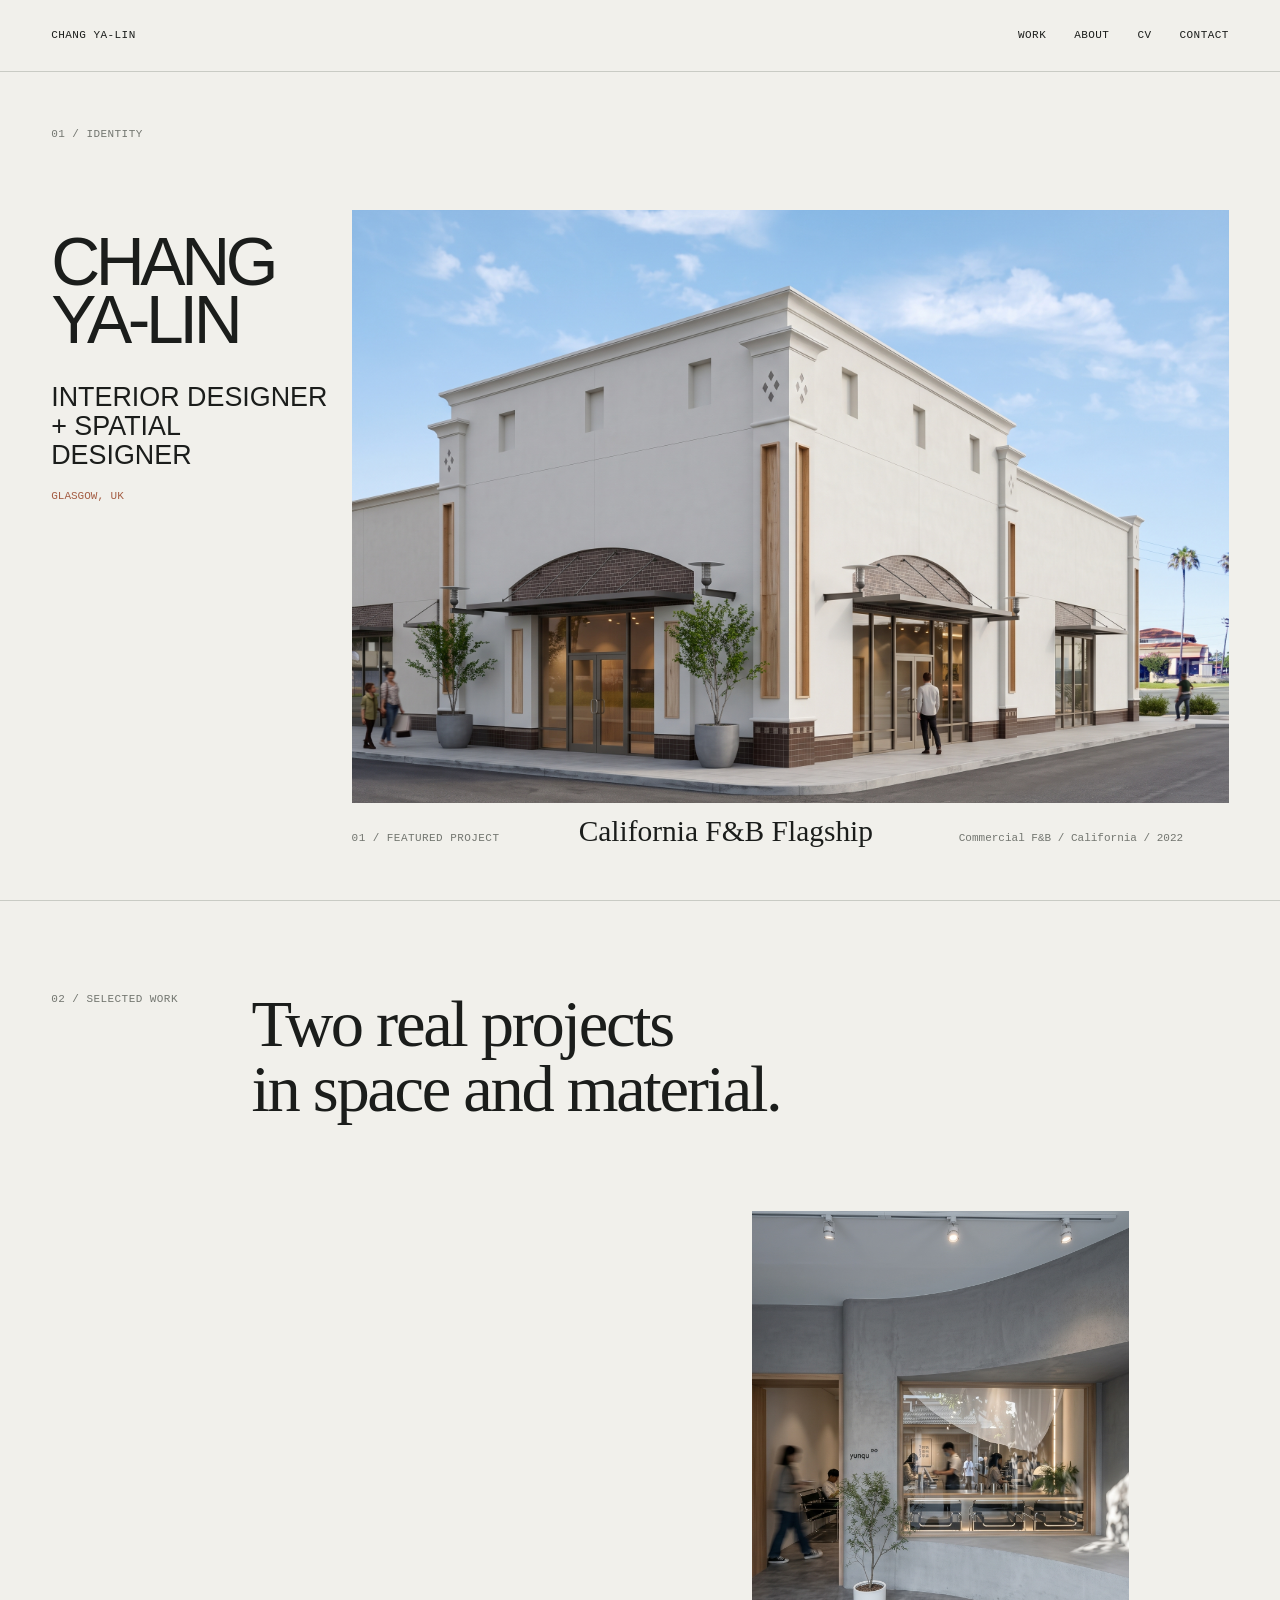
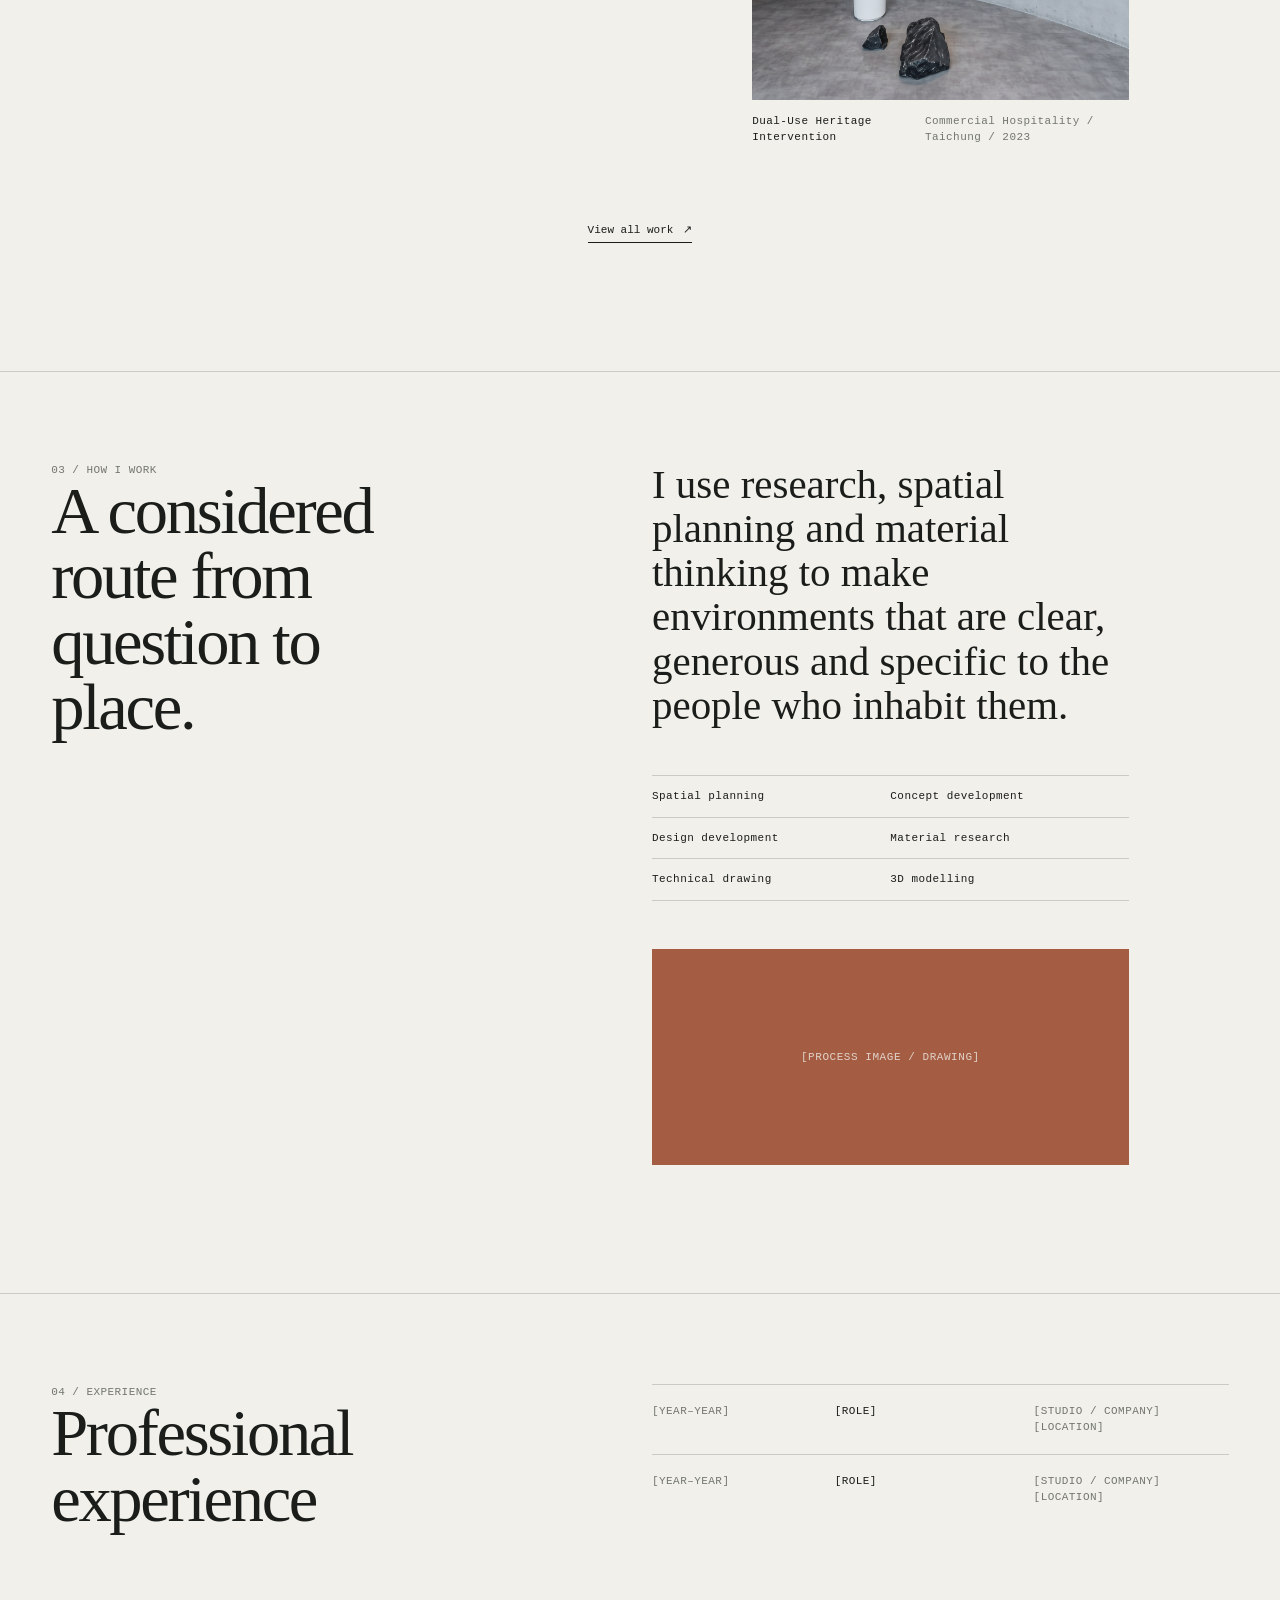
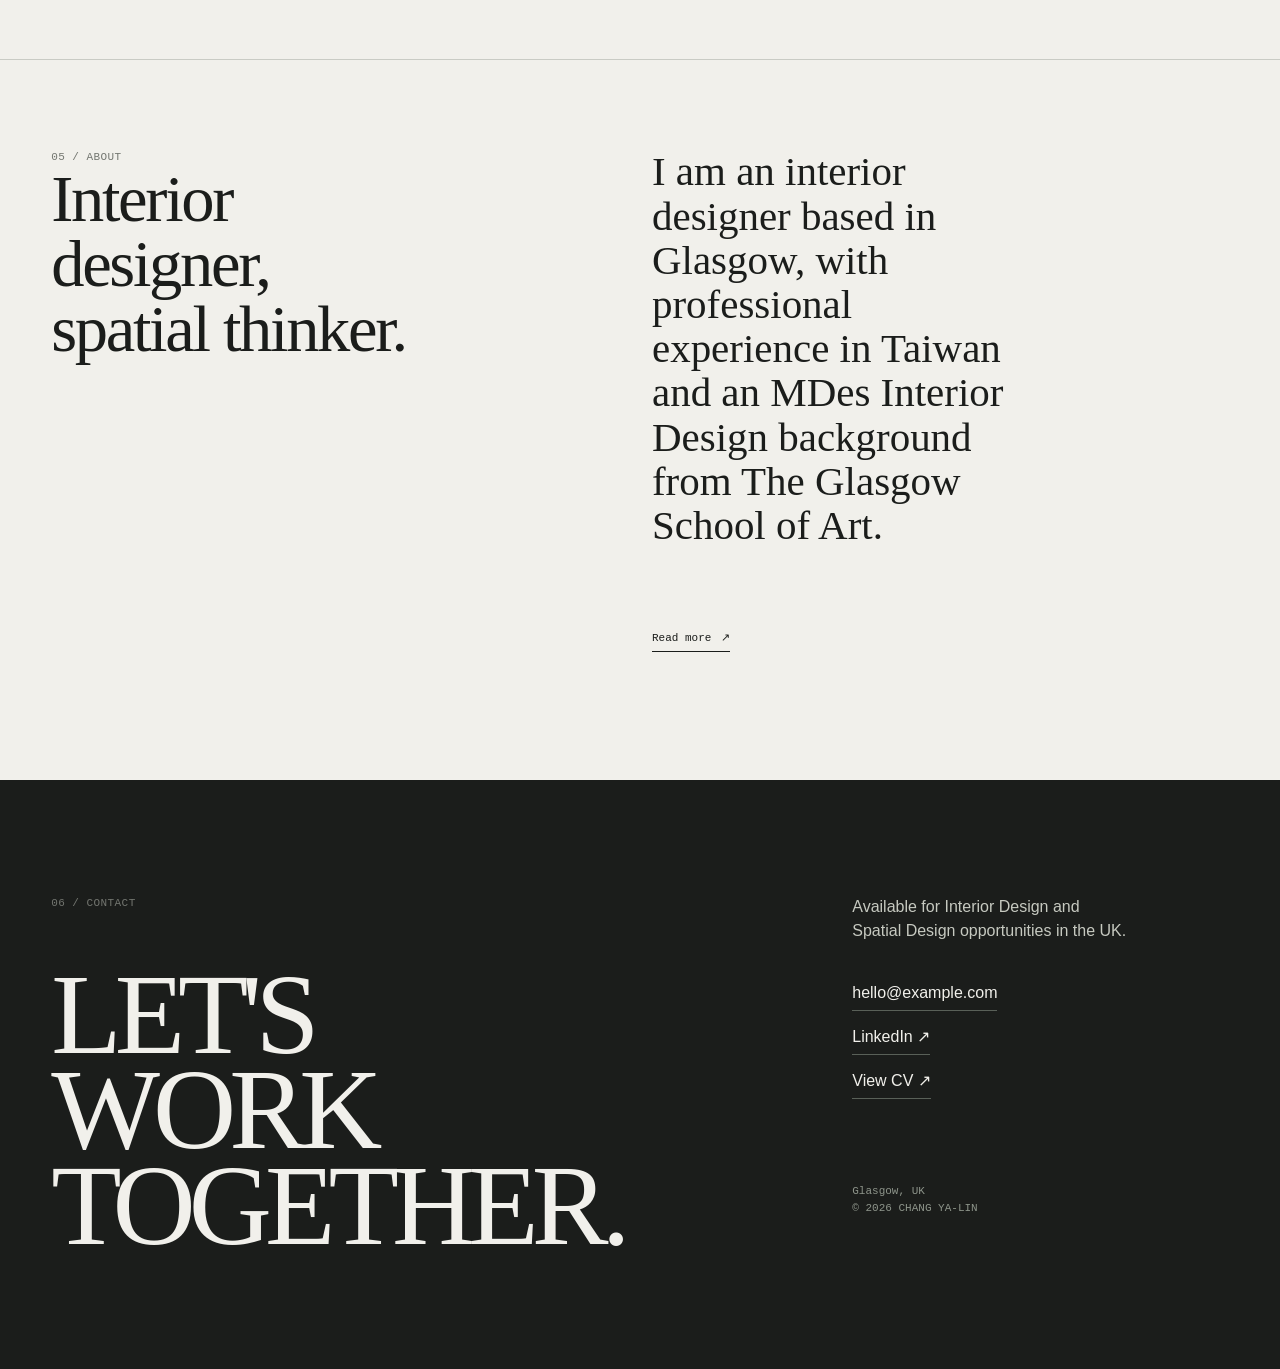
<file: index.html>
<!doctype html>
<html lang="en">
<head>
  <meta charset="utf-8">
  <meta name="viewport" content="width=device-width, initial-scale=1">
  <meta name="description" content="Chang Ya-Lin is an interior and spatial designer based in Glasgow, UK.">
  <title>Chang Ya-Lin — Interior / Spatial Designer</title>
  <link rel="stylesheet" href="styles.css">
</head>
<body>
  <a class="skip-link" href="#main-content">Skip to content</a>
  <header class="site-header">
    <a class="wordmark" href="index.html" aria-label="Chang Ya-Lin home">CHANG YA-LIN</a>
    <button class="menu-toggle" type="button" aria-expanded="false" aria-controls="site-menu">MENU</button>
    <nav class="site-nav" id="site-menu" aria-label="Primary navigation">
      <a href="work.html">WORK</a><a href="about.html">ABOUT</a><a href="cv.html">CV</a><a href="#contact">CONTACT</a>
    </nav>
  </header>

  <main id="main-content">
    <section class="featured-hero page-grid" aria-labelledby="hero-title">
      <div class="identity-block">
        <p class="eyebrow">01 / IDENTITY</p>
        <h1 id="hero-title">CHANG<br>YA-LIN</h1>
        <p class="hero-role">INTERIOR DESIGNER<br>+ SPATIAL DESIGNER</p>
        <p class="hero-location">GLASGOW, UK</p>
      </div>
      <a class="featured-project" href="projects/project-01.html">
        <div class="featured-image"><img src="images/project-01/render-view-01.jpg" alt="California F&B flagship interior render"></div>
        <div class="featured-meta"><span class="eyebrow">01 / FEATURED PROJECT</span><strong>California F&amp;B Flagship</strong><span>Commercial F&amp;B / California / 2022</span></div>
      </a>
    </section>

    <section class="work-section section-rule" id="selected-work" aria-labelledby="work-heading">
      <div class="section-heading page-grid"><p class="eyebrow">02 / SELECTED WORK</p><h2 id="work-heading">Two real projects<br>in space and material.</h2></div>
      <div class="project-list">
        <a class="project project-offset" href="projects/project-02.html"><div class="project-image ratio-portrait"><img src="images/project-02/hero-image.jpg" alt="Dual-use heritage venue facade"></div><div class="project-meta"><span>Dual-Use Heritage Intervention</span><span>Commercial Hospitality / Taichung / 2023</span></div></a>
      </div>
      <div class="section-action"><a class="text-link" href="work.html">View all work <span aria-hidden="true">↗</span></a></div>
    </section>

    <section class="process-section section-rule page-grid" aria-labelledby="process-heading">
      <div><p class="eyebrow">03 / HOW I WORK</p><h2 id="process-heading">A considered route from question to place.</h2></div>
      <div class="process-content"><p class="large-copy">I use research, spatial planning and material thinking to make environments that are clear, generous and specific to the people who inhabit them.</p><div class="capability-list"><span>Spatial planning</span><span>Concept development</span><span>Design development</span><span>Material research</span><span>Technical drawing</span><span>3D modelling</span></div><div class="placeholder-image ratio-wide process-visual"><span>[PROCESS IMAGE / DRAWING]</span></div></div>
    </section>

    <section class="experience-section section-rule page-grid" aria-labelledby="experience-heading"><div><p class="eyebrow">04 / EXPERIENCE</p><h2 id="experience-heading">Professional experience</h2></div><div class="experience-list"><div class="experience-row"><span>[YEAR–YEAR]</span><strong>[ROLE]</strong><span>[STUDIO / COMPANY]<br>[LOCATION]</span></div><div class="experience-row"><span>[YEAR–YEAR]</span><strong>[ROLE]</strong><span>[STUDIO / COMPANY]<br>[LOCATION]</span></div></div></section>

    <section class="about-preview section-rule page-grid" aria-labelledby="about-heading"><div><p class="eyebrow">05 / ABOUT</p><h2 id="about-heading">Interior designer,<br>spatial thinker.</h2></div><div><p class="large-copy">I am an interior designer based in Glasgow, with professional experience in Taiwan and an MDes Interior Design background from The Glasgow School of Art.</p><a class="text-link" href="about.html">Read more <span aria-hidden="true">↗</span></a></div></section>
  </main>

  <footer class="site-footer" id="contact"><div class="footer-grid page-grid"><div><p class="eyebrow">06 / CONTACT</p><h2>LET'S WORK<br>TOGETHER.</h2></div><div class="footer-contact"><p>Available for Interior Design and Spatial Design opportunities in the UK.</p><a href="mailto:hello@example.com">hello@example.com</a><a href="#">LinkedIn ↗</a><a href="cv.html">View CV ↗</a><p class="footer-location">Glasgow, UK<br>© 2026 CHANG YA-LIN</p></div></div></footer>
  <script src="script.js"></script>
</body>
</html>
</file>
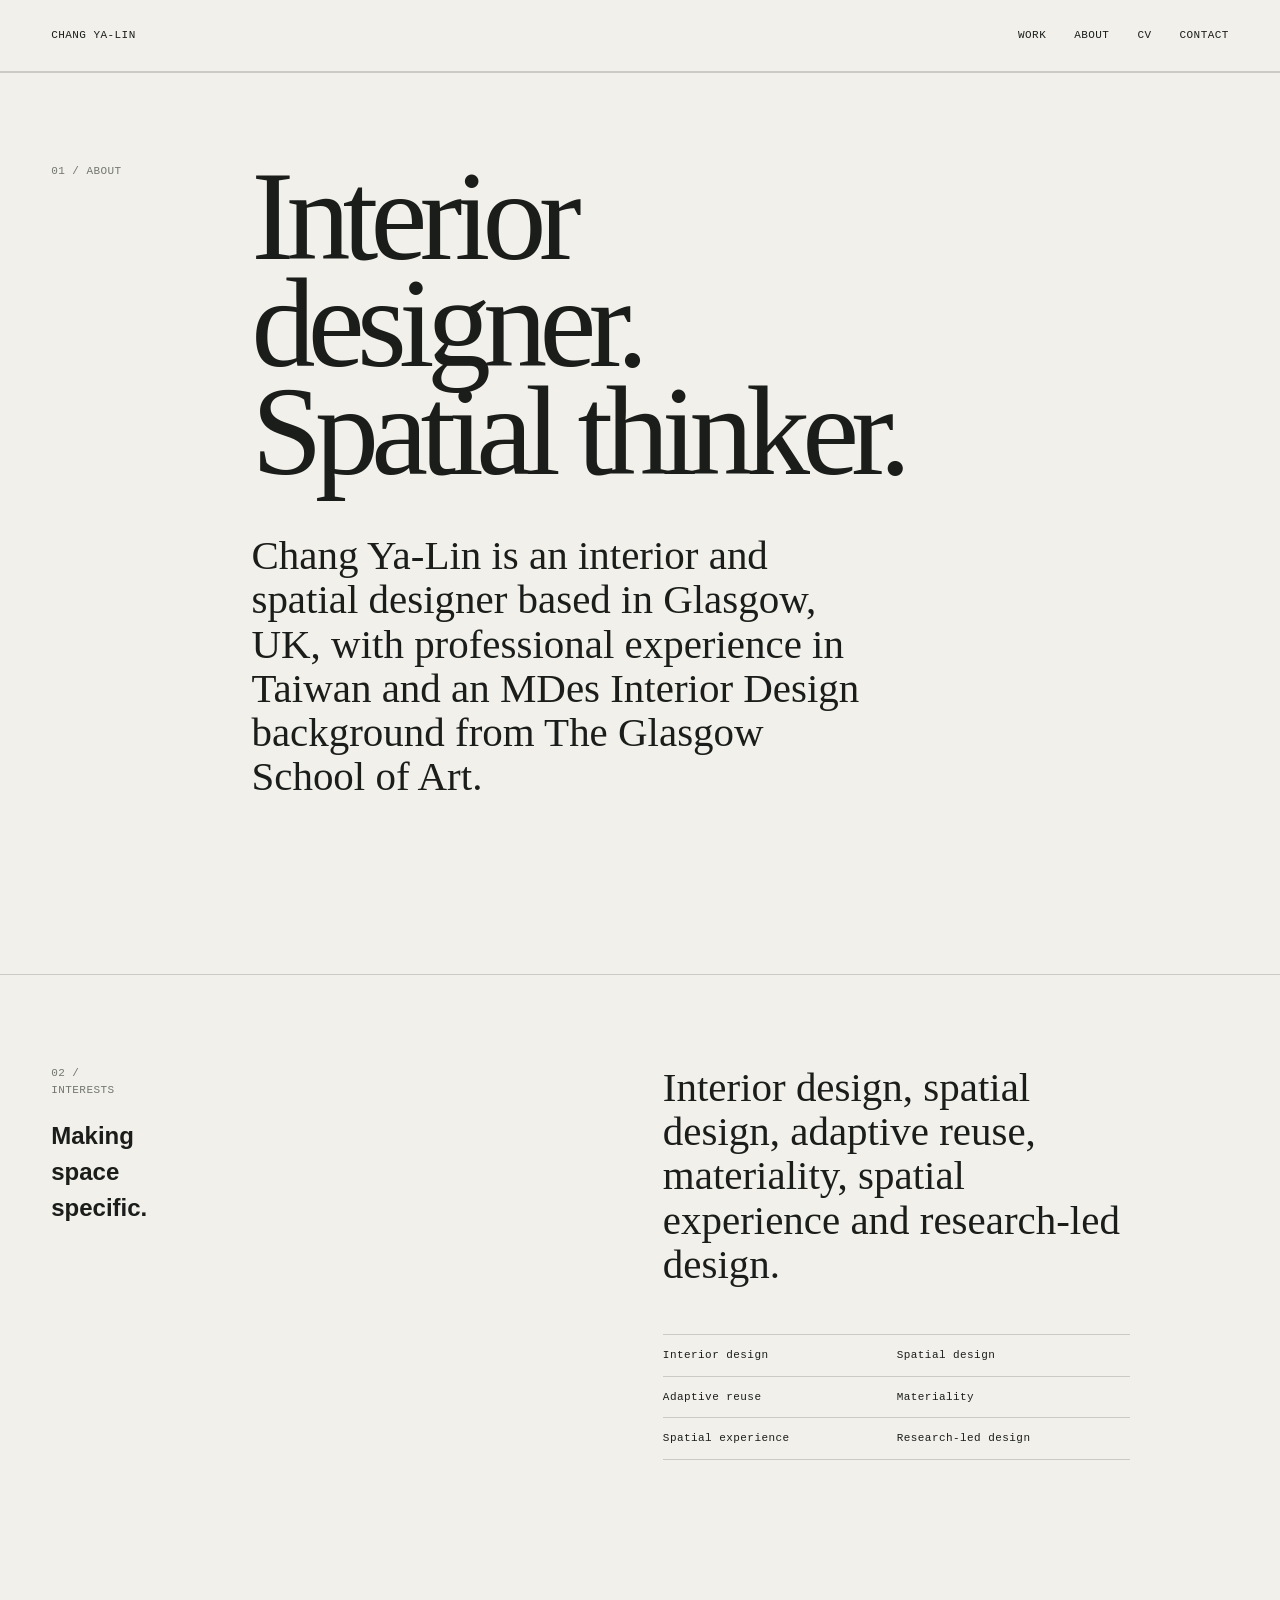
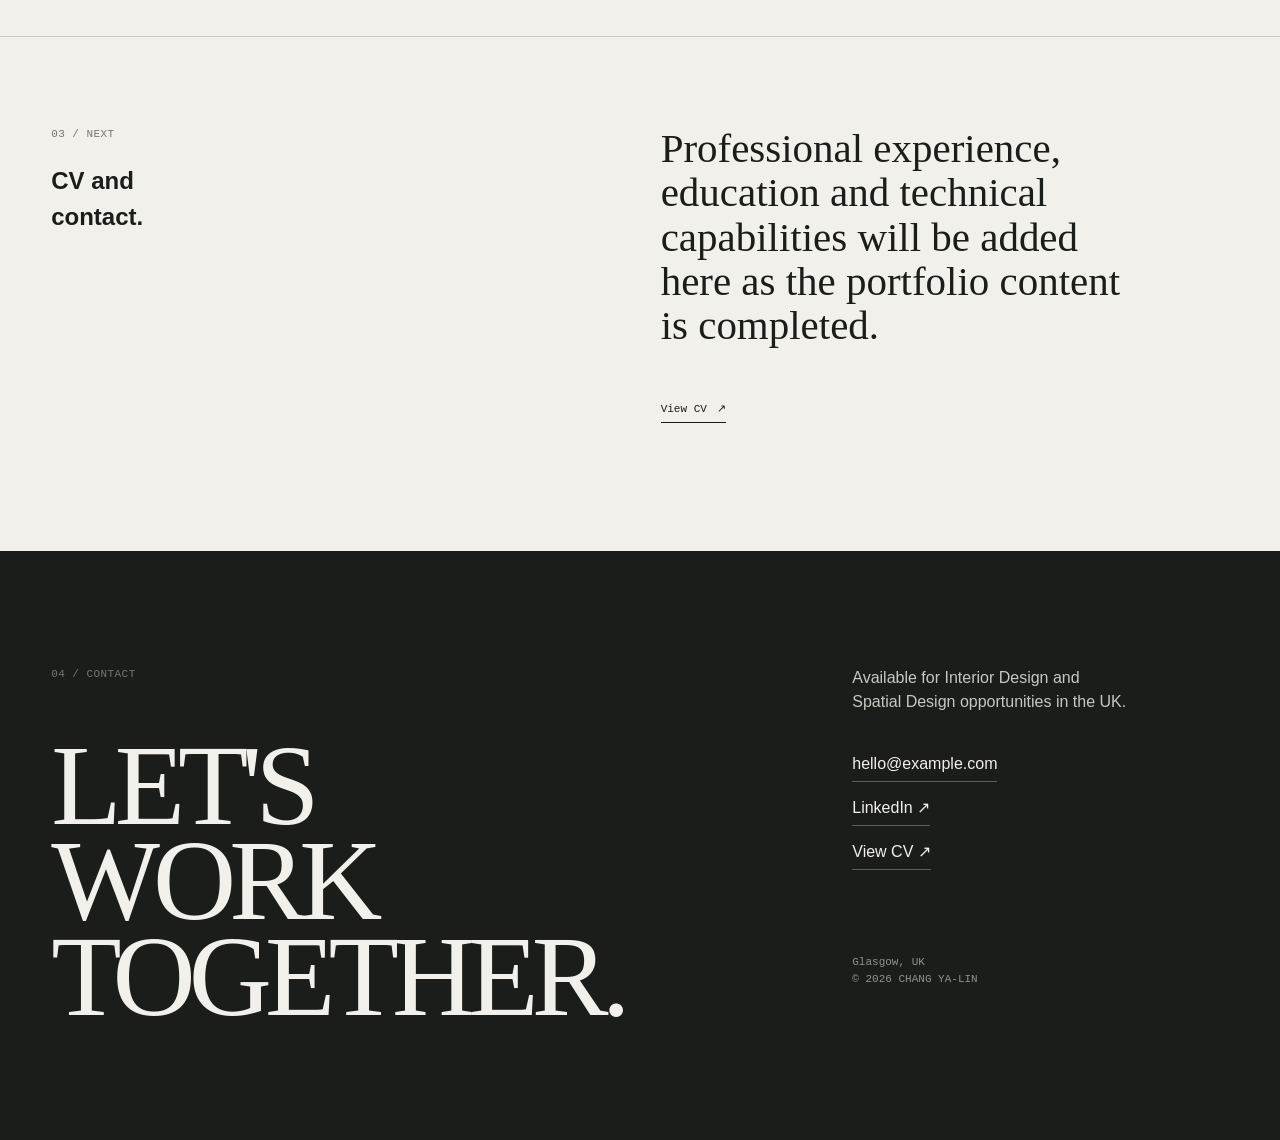
<file: about.html>
<!doctype html><html lang="en"><head><meta charset="utf-8"><meta name="viewport" content="width=device-width, initial-scale=1"><meta name="description" content="About Chang Ya-Lin, an interior and spatial designer based in Glasgow."><title>About — Chang Ya-Lin</title><link rel="stylesheet" href="styles.css"></head><body><a class="skip-link" href="#main-content">Skip to content</a><header class="site-header"><a class="wordmark" href="index.html">CHANG YA-LIN</a><button class="menu-toggle" type="button" aria-expanded="false" aria-controls="site-menu">MENU</button><nav class="site-nav" id="site-menu" aria-label="Primary navigation"><a href="work.html">WORK</a><a href="about.html">ABOUT</a><a href="cv.html">CV</a><a href="index.html#contact">CONTACT</a></nav></header><main id="main-content"><section class="page-intro page-grid section-rule"><p class="eyebrow">01 / ABOUT</p><div><h1>Interior designer.<br>Spatial thinker.</h1><p class="large-copy">Chang Ya-Lin is an interior and spatial designer based in Glasgow, UK, with professional experience in Taiwan and an MDes Interior Design background from The Glasgow School of Art.</p></div></section><section class="section-rule page-grid"><div><p class="eyebrow">02 / INTERESTS</p><h2>Making space<br>specific.</h2></div><div class="process-content"><p class="large-copy">Interior design, spatial design, adaptive reuse, materiality, spatial experience and research-led design.</p><div class="capability-list"><span>Interior design</span><span>Spatial design</span><span>Adaptive reuse</span><span>Materiality</span><span>Spatial experience</span><span>Research-led design</span></div></div></section><section class="section-rule page-grid"><div><p class="eyebrow">03 / NEXT</p><h2>CV and<br>contact.</h2></div><div class="process-content"><p class="large-copy">Professional experience, education and technical capabilities will be added here as the portfolio content is completed.</p><a class="text-link" href="cv.html">View CV <span aria-hidden="true">↗</span></a></div></section></main><footer class="site-footer" id="contact"><div class="footer-grid page-grid"><div><p class="eyebrow">04 / CONTACT</p><h2>LET'S WORK<br>TOGETHER.</h2></div><div class="footer-contact"><p>Available for Interior Design and Spatial Design opportunities in the UK.</p><a href="mailto:hello@example.com">hello@example.com</a><a href="#">LinkedIn ↗</a><a href="cv.html">View CV ↗</a><p class="footer-location">Glasgow, UK<br>© 2026 CHANG YA-LIN</p></div></div></footer><script src="script.js"></script></body></html>
</file>
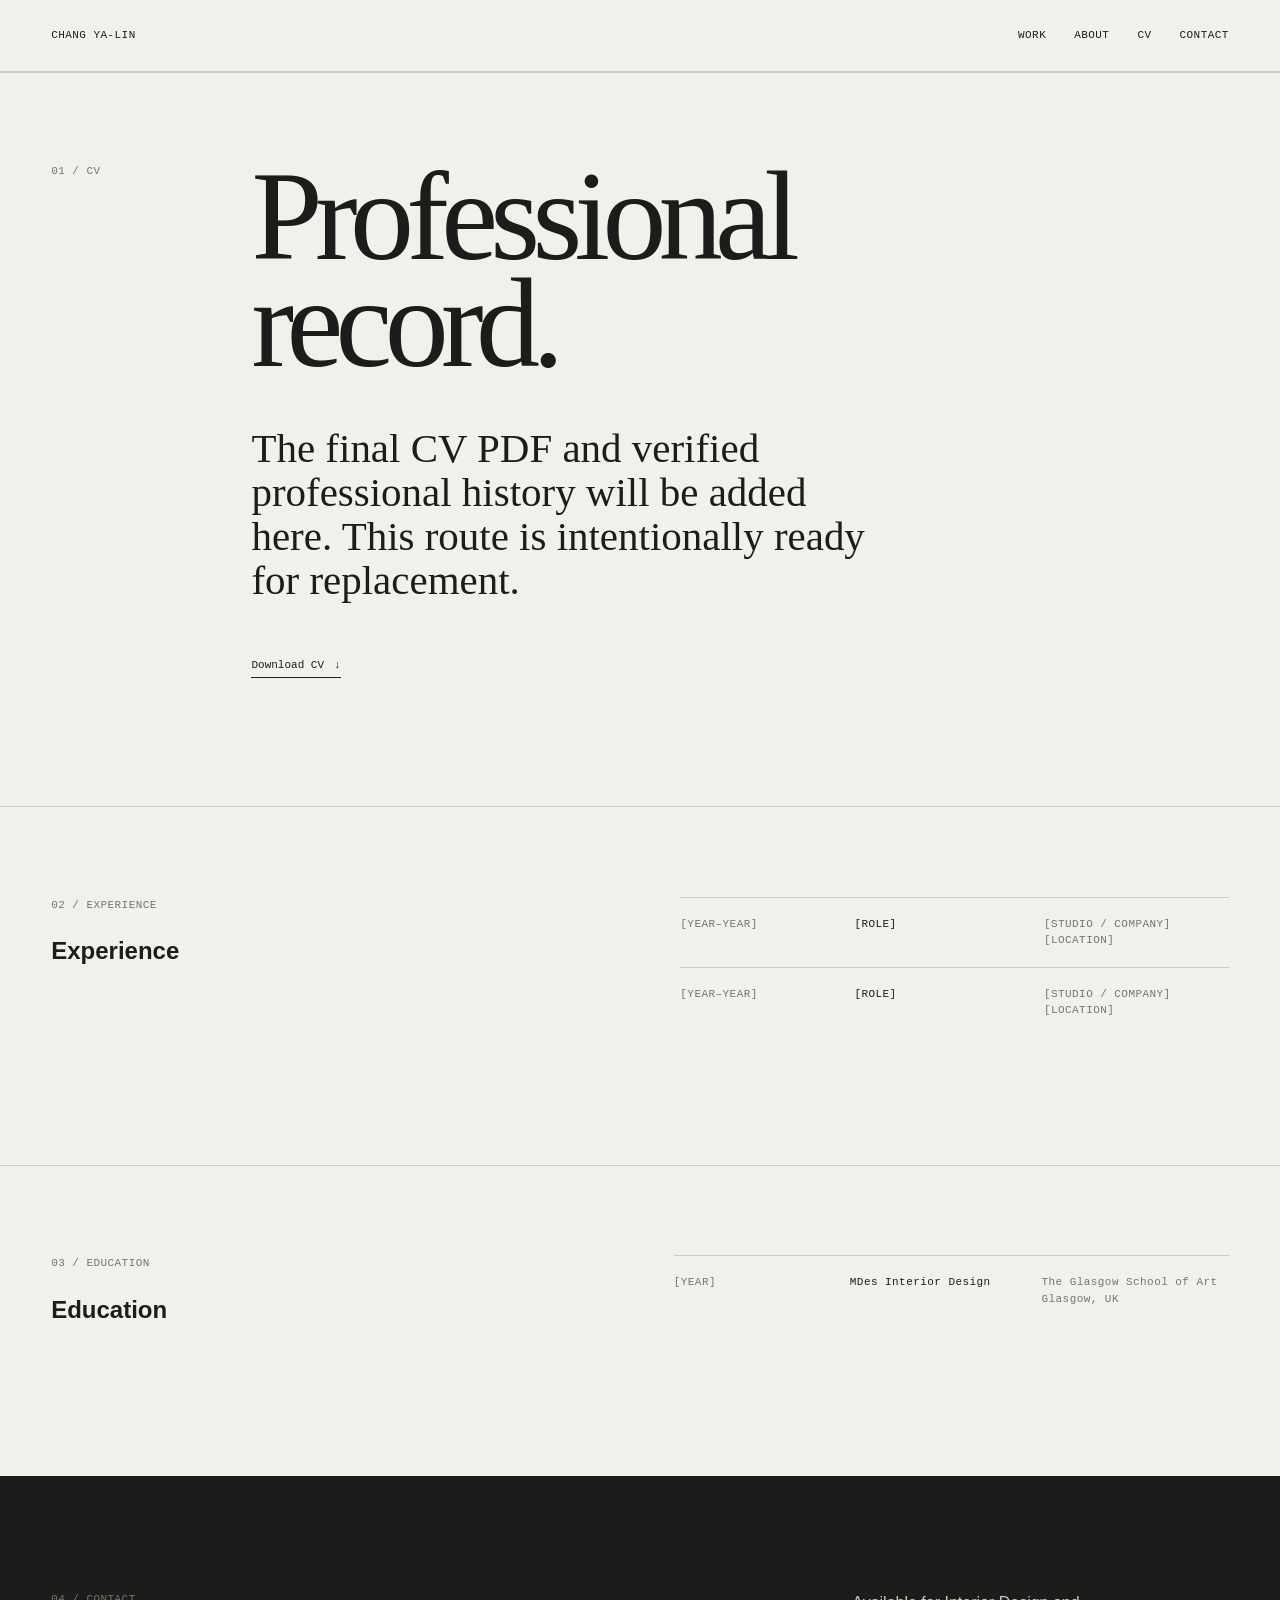
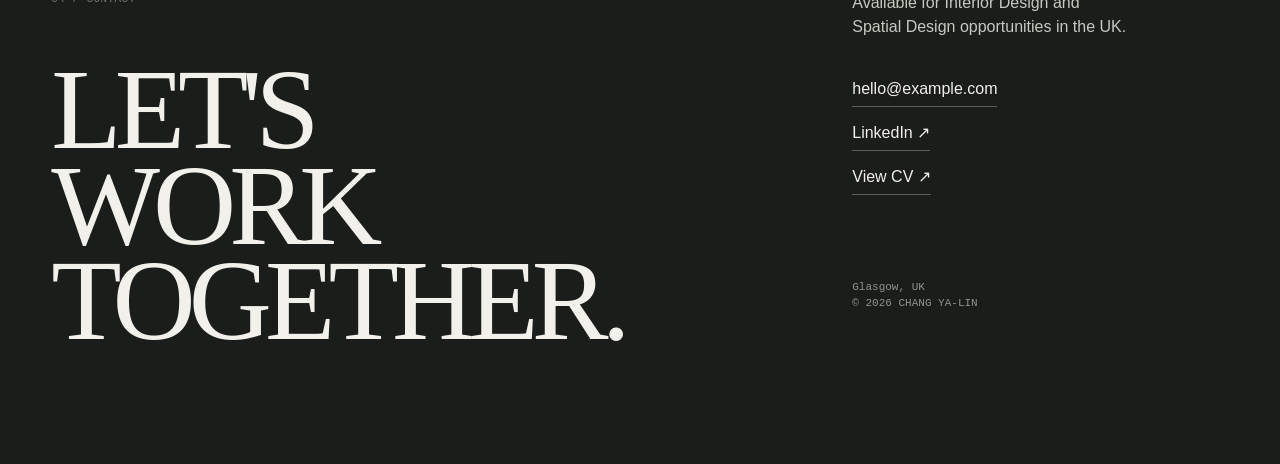
<file: cv.html>
<!doctype html><html lang="en"><head><meta charset="utf-8"><meta name="viewport" content="width=device-width, initial-scale=1"><meta name="description" content="CV placeholder for Chang Ya-Lin."><title>CV — Chang Ya-Lin</title><link rel="stylesheet" href="styles.css"></head><body><a class="skip-link" href="#main-content">Skip to content</a><header class="site-header"><a class="wordmark" href="index.html">CHANG YA-LIN</a><button class="menu-toggle" type="button" aria-expanded="false" aria-controls="site-menu">MENU</button><nav class="site-nav" id="site-menu" aria-label="Primary navigation"><a href="work.html">WORK</a><a href="about.html">ABOUT</a><a href="cv.html">CV</a><a href="index.html#contact">CONTACT</a></nav></header><main id="main-content"><section class="page-intro page-grid section-rule"><p class="eyebrow">01 / CV</p><div><h1>Professional<br>record.</h1><p class="large-copy">The final CV PDF and verified professional history will be added here. This route is intentionally ready for replacement.</p><a class="text-link" href="assets/chang-ya-lin-cv.pdf">Download CV <span aria-hidden="true">↓</span></a></div></section><section class="section-rule page-grid"><div><p class="eyebrow">02 / EXPERIENCE</p><h2>Experience</h2></div><div class="experience-list"><div class="experience-row"><span>[YEAR–YEAR]</span><strong>[ROLE]</strong><span>[STUDIO / COMPANY]<br>[LOCATION]</span></div><div class="experience-row"><span>[YEAR–YEAR]</span><strong>[ROLE]</strong><span>[STUDIO / COMPANY]<br>[LOCATION]</span></div></div></section><section class="section-rule page-grid"><div><p class="eyebrow">03 / EDUCATION</p><h2>Education</h2></div><div class="experience-list"><div class="experience-row"><span>[YEAR]</span><strong>MDes Interior Design</strong><span>The Glasgow School of Art<br>Glasgow, UK</span></div></div></section></main><footer class="site-footer" id="contact"><div class="footer-grid page-grid"><div><p class="eyebrow">04 / CONTACT</p><h2>LET'S WORK<br>TOGETHER.</h2></div><div class="footer-contact"><p>Available for Interior Design and Spatial Design opportunities in the UK.</p><a href="mailto:hello@example.com">hello@example.com</a><a href="#">LinkedIn ↗</a><a href="cv.html">View CV ↗</a><p class="footer-location">Glasgow, UK<br>© 2026 CHANG YA-LIN</p></div></div></footer><script src="script.js"></script></body></html>
</file>
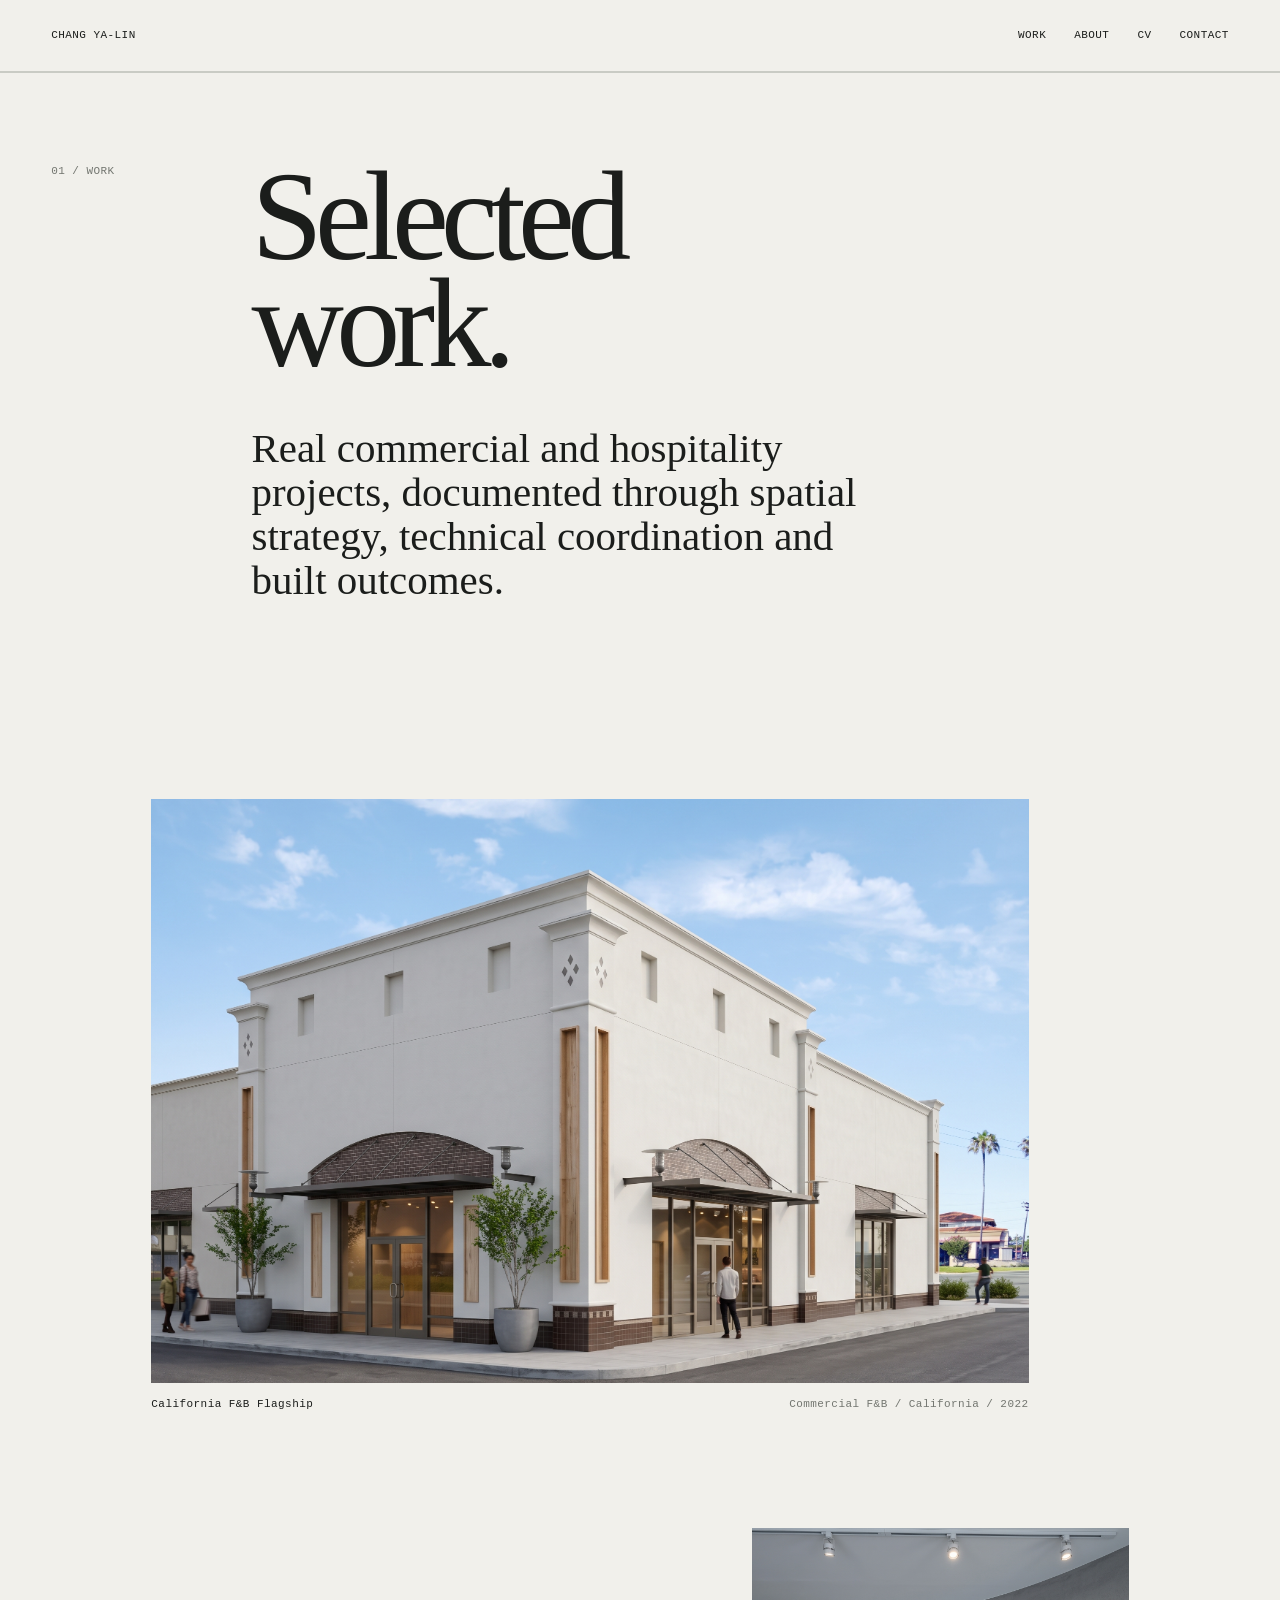
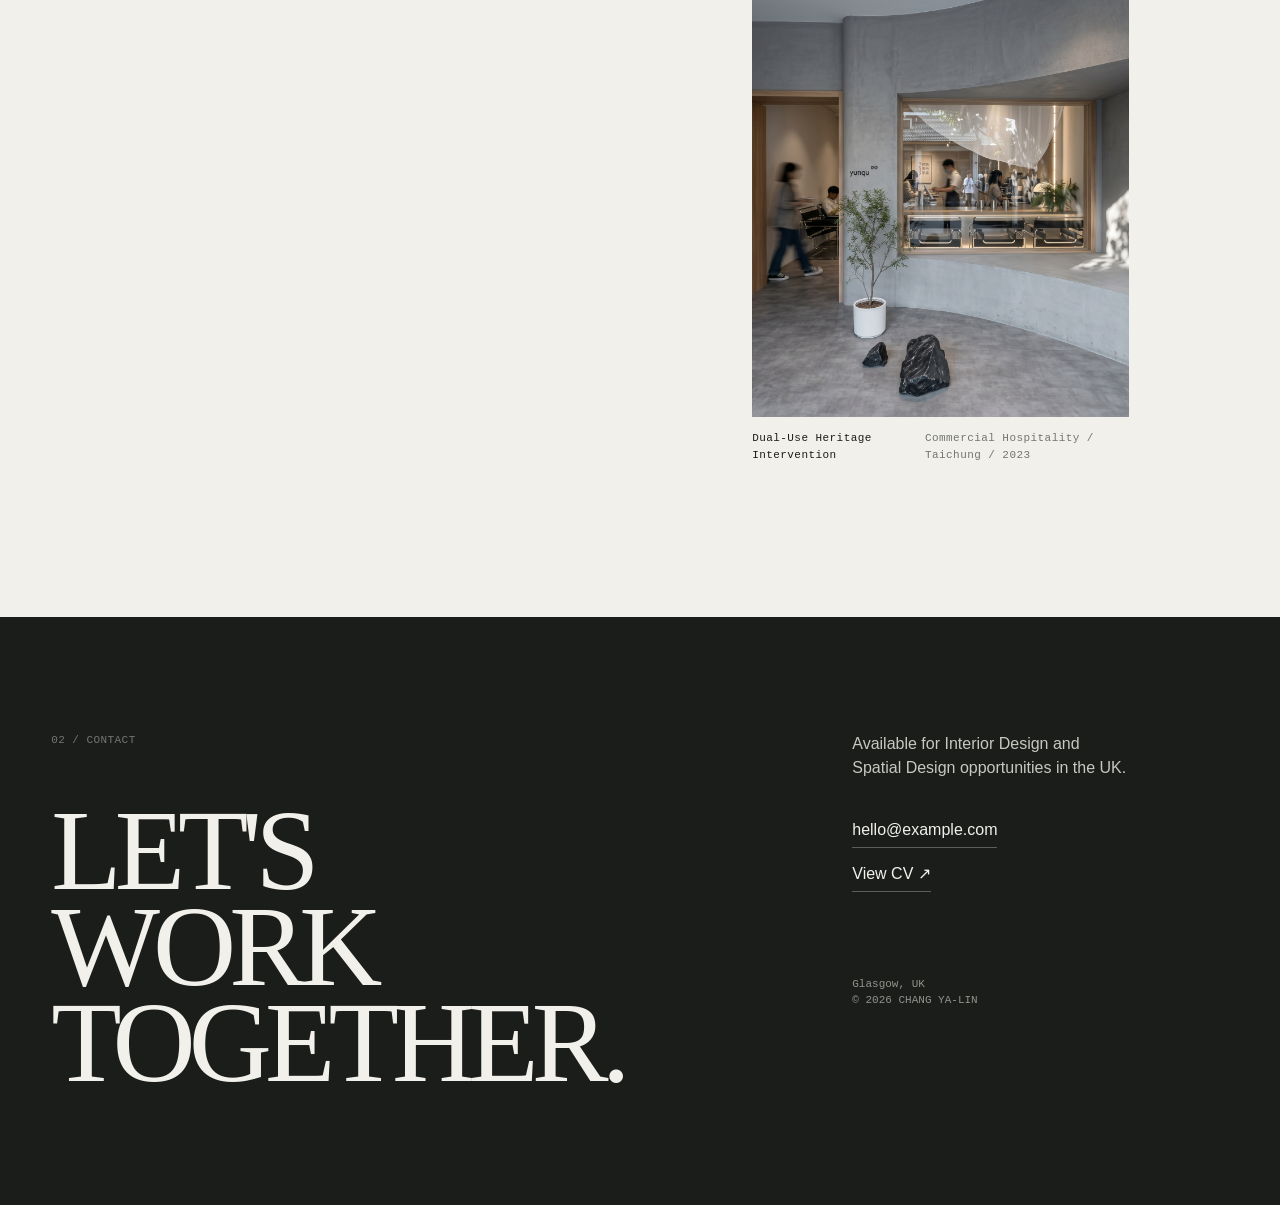
<file: work.html>
<!doctype html>
<html lang="en">
<head>
  <meta charset="utf-8">
  <meta name="viewport" content="width=device-width, initial-scale=1">
  <meta name="description" content="Real commercial and hospitality projects by Chang Ya-Lin.">
  <title>Work — Chang Ya-Lin</title>
  <link rel="stylesheet" href="styles.css">
</head>
<body>
  <a class="skip-link" href="#main-content">Skip to content</a>
  <header class="site-header"><a class="wordmark" href="index.html">CHANG YA-LIN</a><button class="menu-toggle" type="button" aria-expanded="false" aria-controls="site-menu">MENU</button><nav class="site-nav" id="site-menu" aria-label="Primary navigation"><a href="work.html">WORK</a><a href="about.html">ABOUT</a><a href="cv.html">CV</a><a href="index.html#contact">CONTACT</a></nav></header>
  <main id="main-content">
    <section class="page-intro page-grid section-rule"><p class="eyebrow">01 / WORK</p><div><h1>Selected<br>work.</h1><p class="large-copy">Real commercial and hospitality projects, documented through spatial strategy, technical coordination and built outcomes.</p></div></section>
    <section class="project-list work-index-list" aria-label="Selected projects">
      <a class="project project-wide" href="projects/project-01.html"><div class="project-image ratio-landscape"><img src="images/project-01/render-view-01.jpg" alt="California F&B flagship interior render"></div><div class="project-meta"><span>California F&amp;B Flagship</span><span>Commercial F&amp;B / California / 2022</span></div></a>
      <a class="project project-offset" href="projects/project-02.html"><div class="project-image ratio-portrait"><img src="images/project-02/hero-image.jpg" alt="Dual-use heritage venue facade"></div><div class="project-meta"><span>Dual-Use Heritage Intervention</span><span>Commercial Hospitality / Taichung / 2023</span></div></a>
    </section>
  </main>
  <footer class="site-footer" id="contact"><div class="footer-grid page-grid"><div><p class="eyebrow">02 / CONTACT</p><h2>LET'S WORK<br>TOGETHER.</h2></div><div class="footer-contact"><p>Available for Interior Design and Spatial Design opportunities in the UK.</p><a href="mailto:hello@example.com">hello@example.com</a><a href="cv.html">View CV ↗</a><p class="footer-location">Glasgow, UK<br>© 2026 CHANG YA-LIN</p></div></div></footer>
  <script src="script.js"></script>
</body>
</html>
</file>
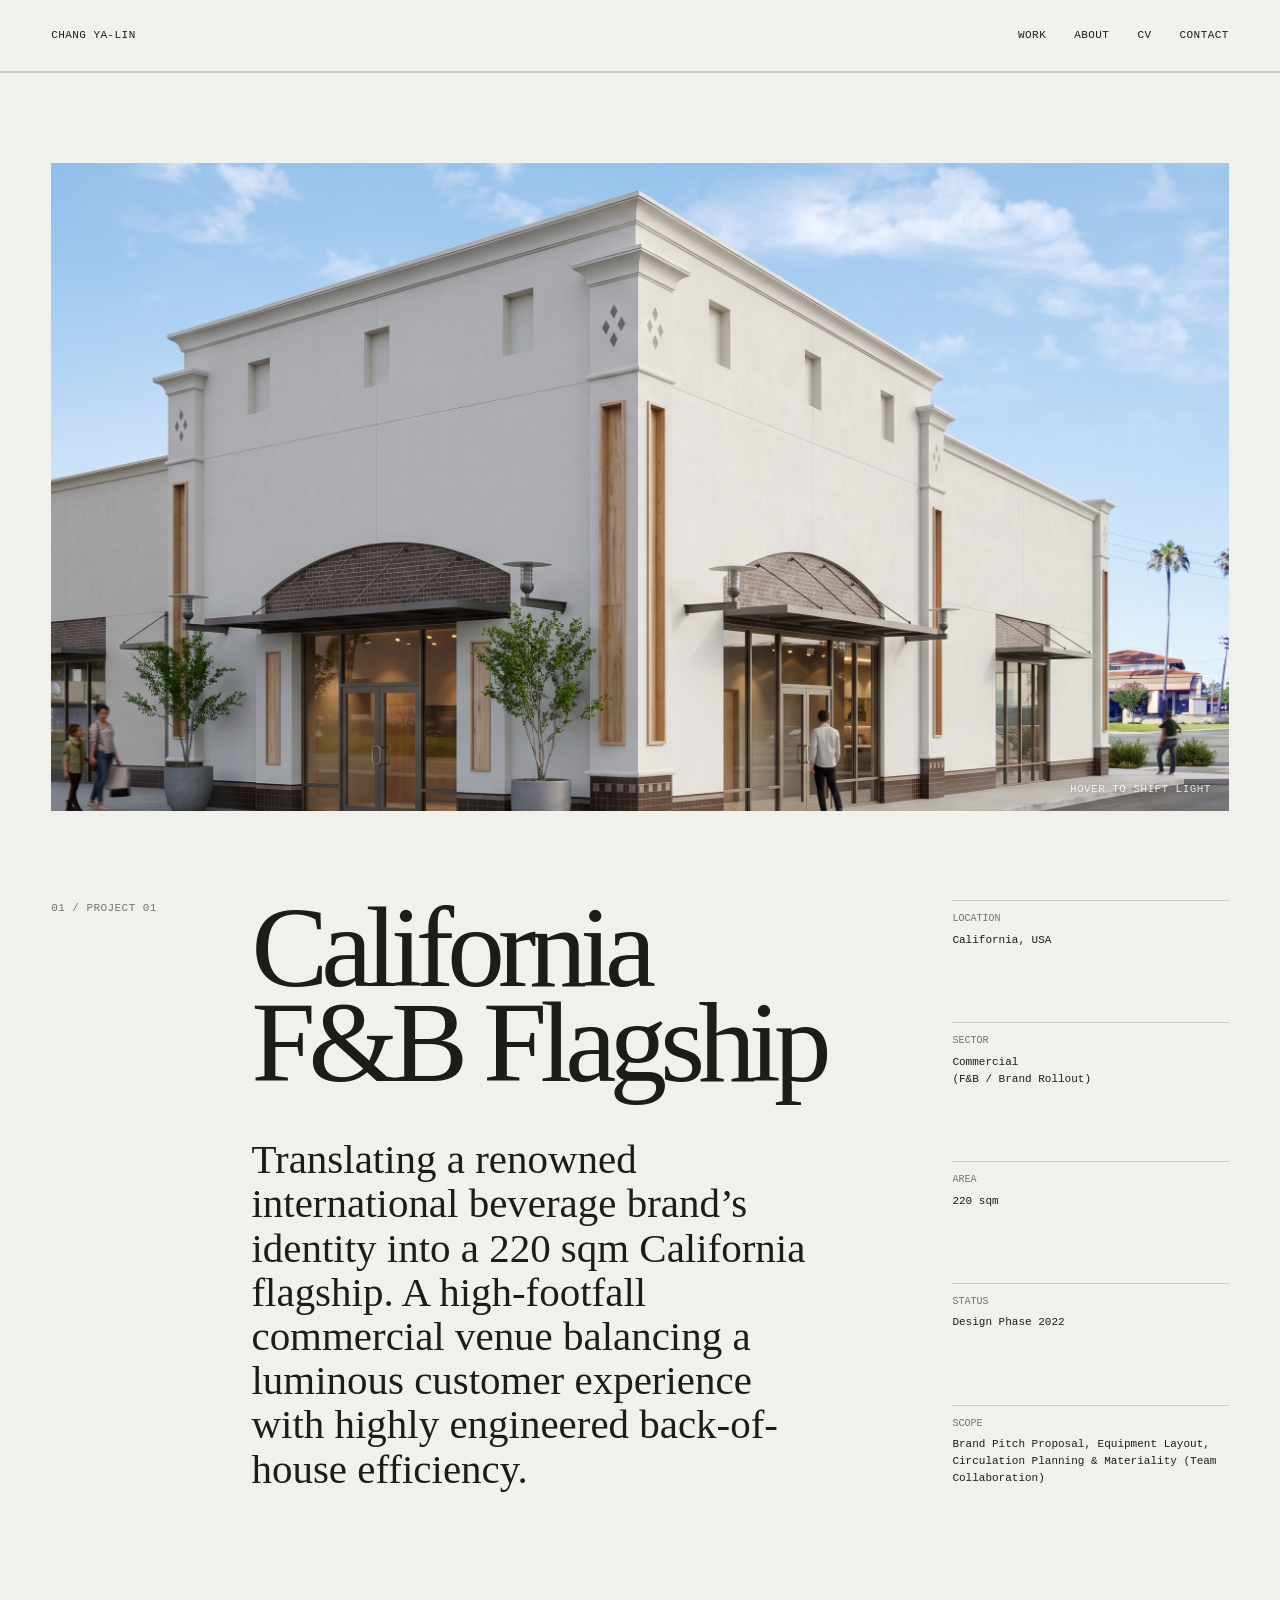
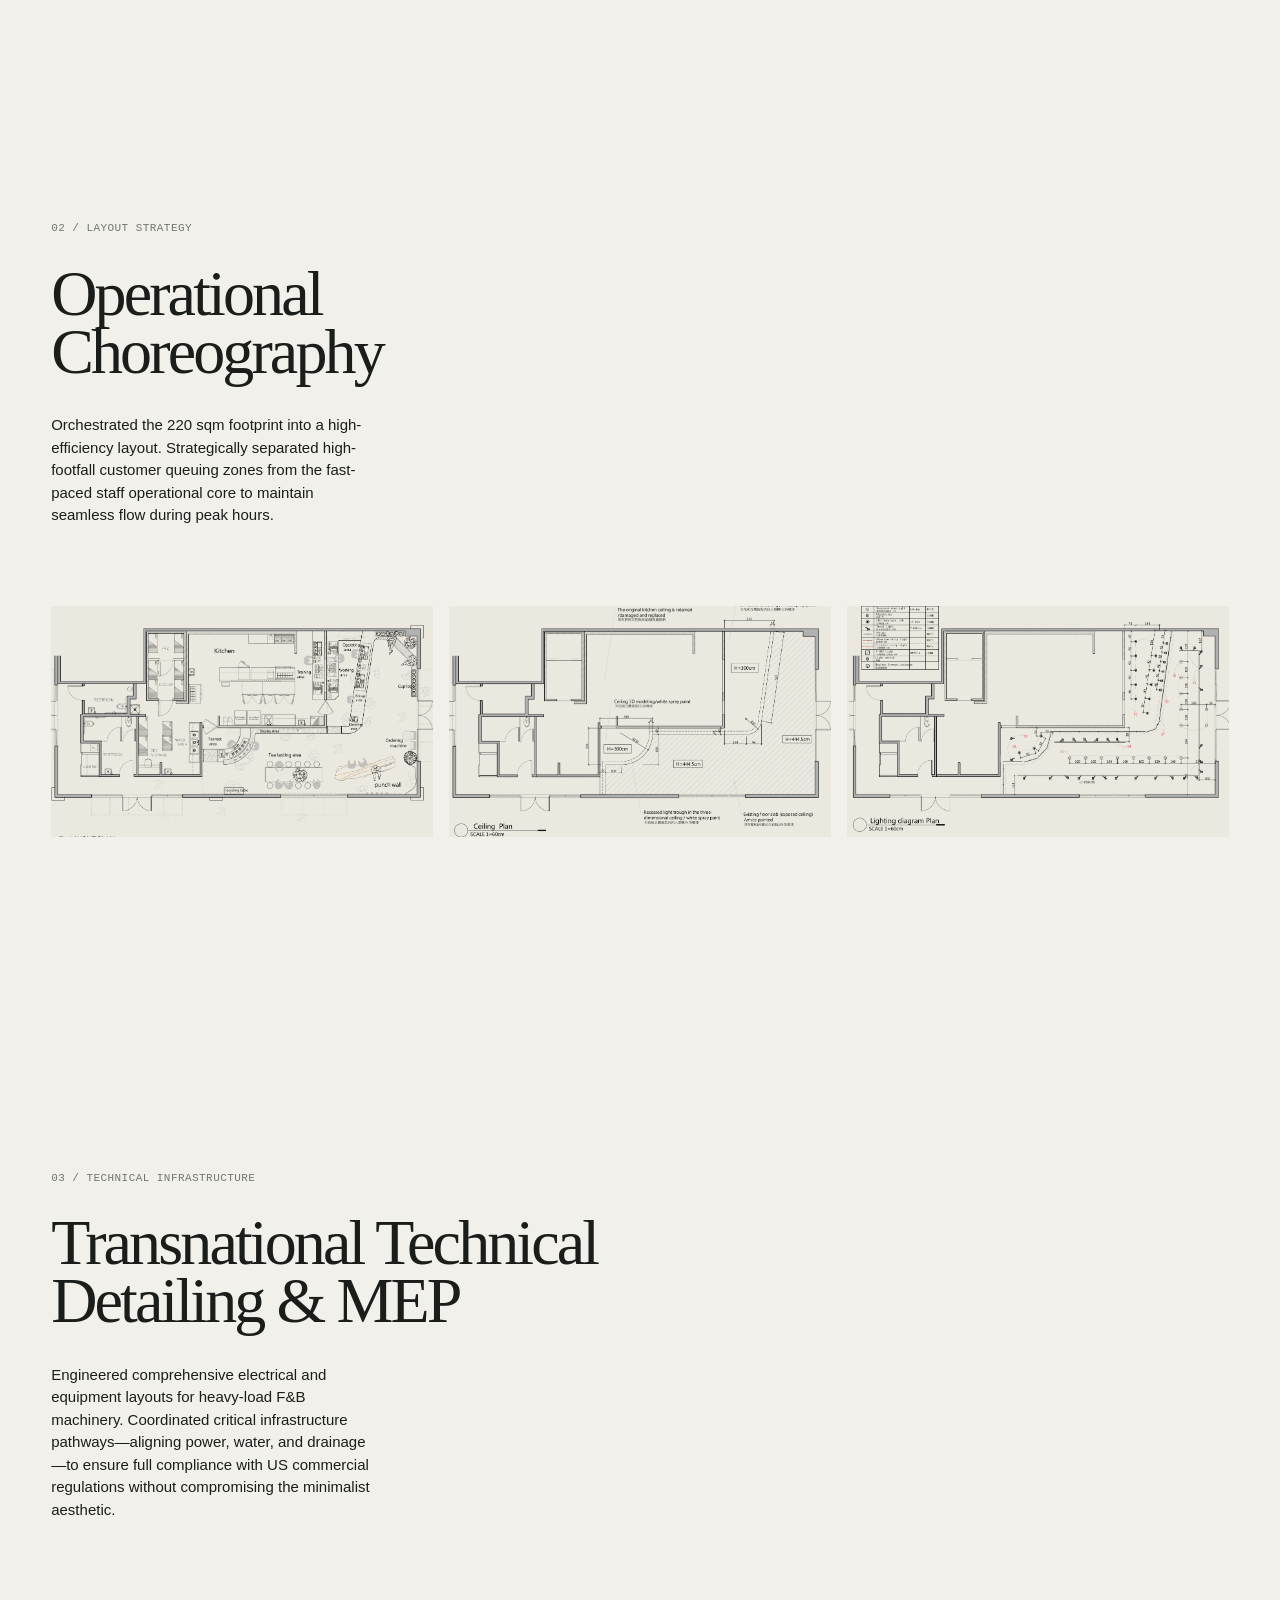
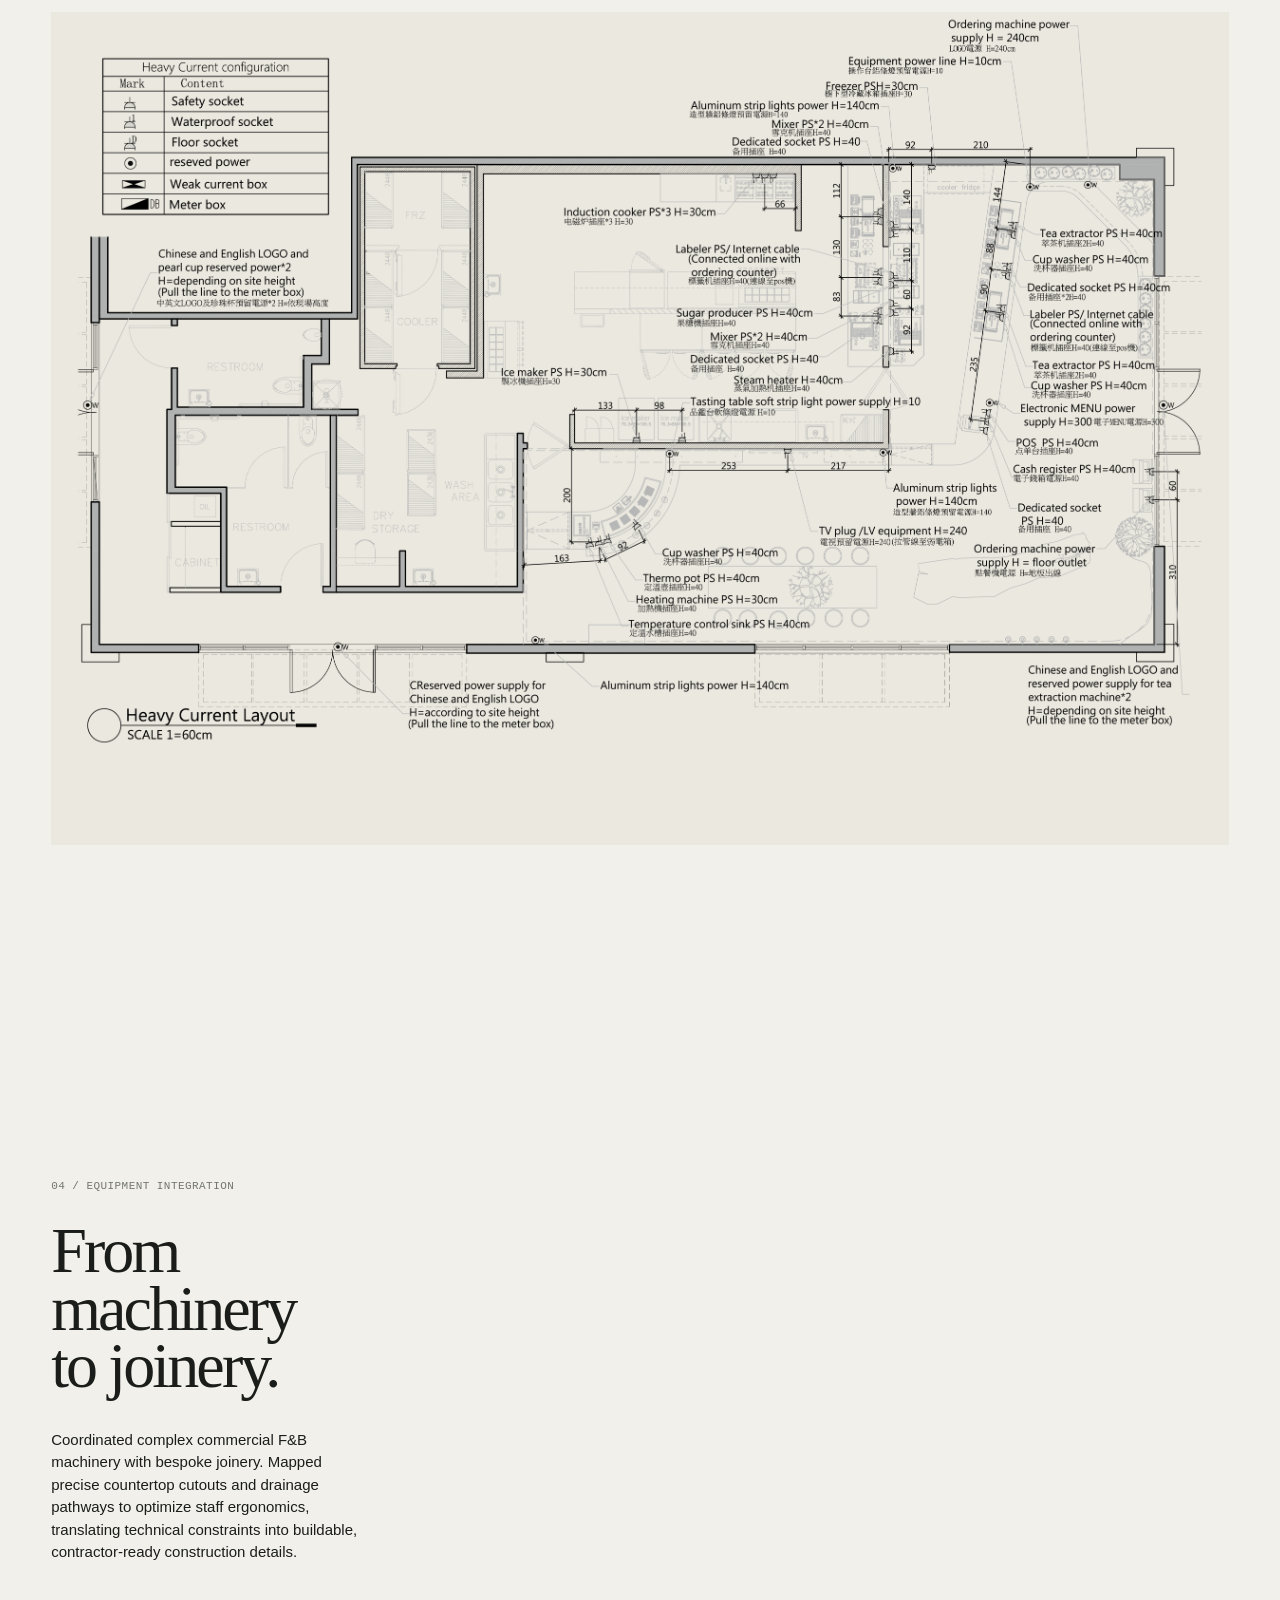
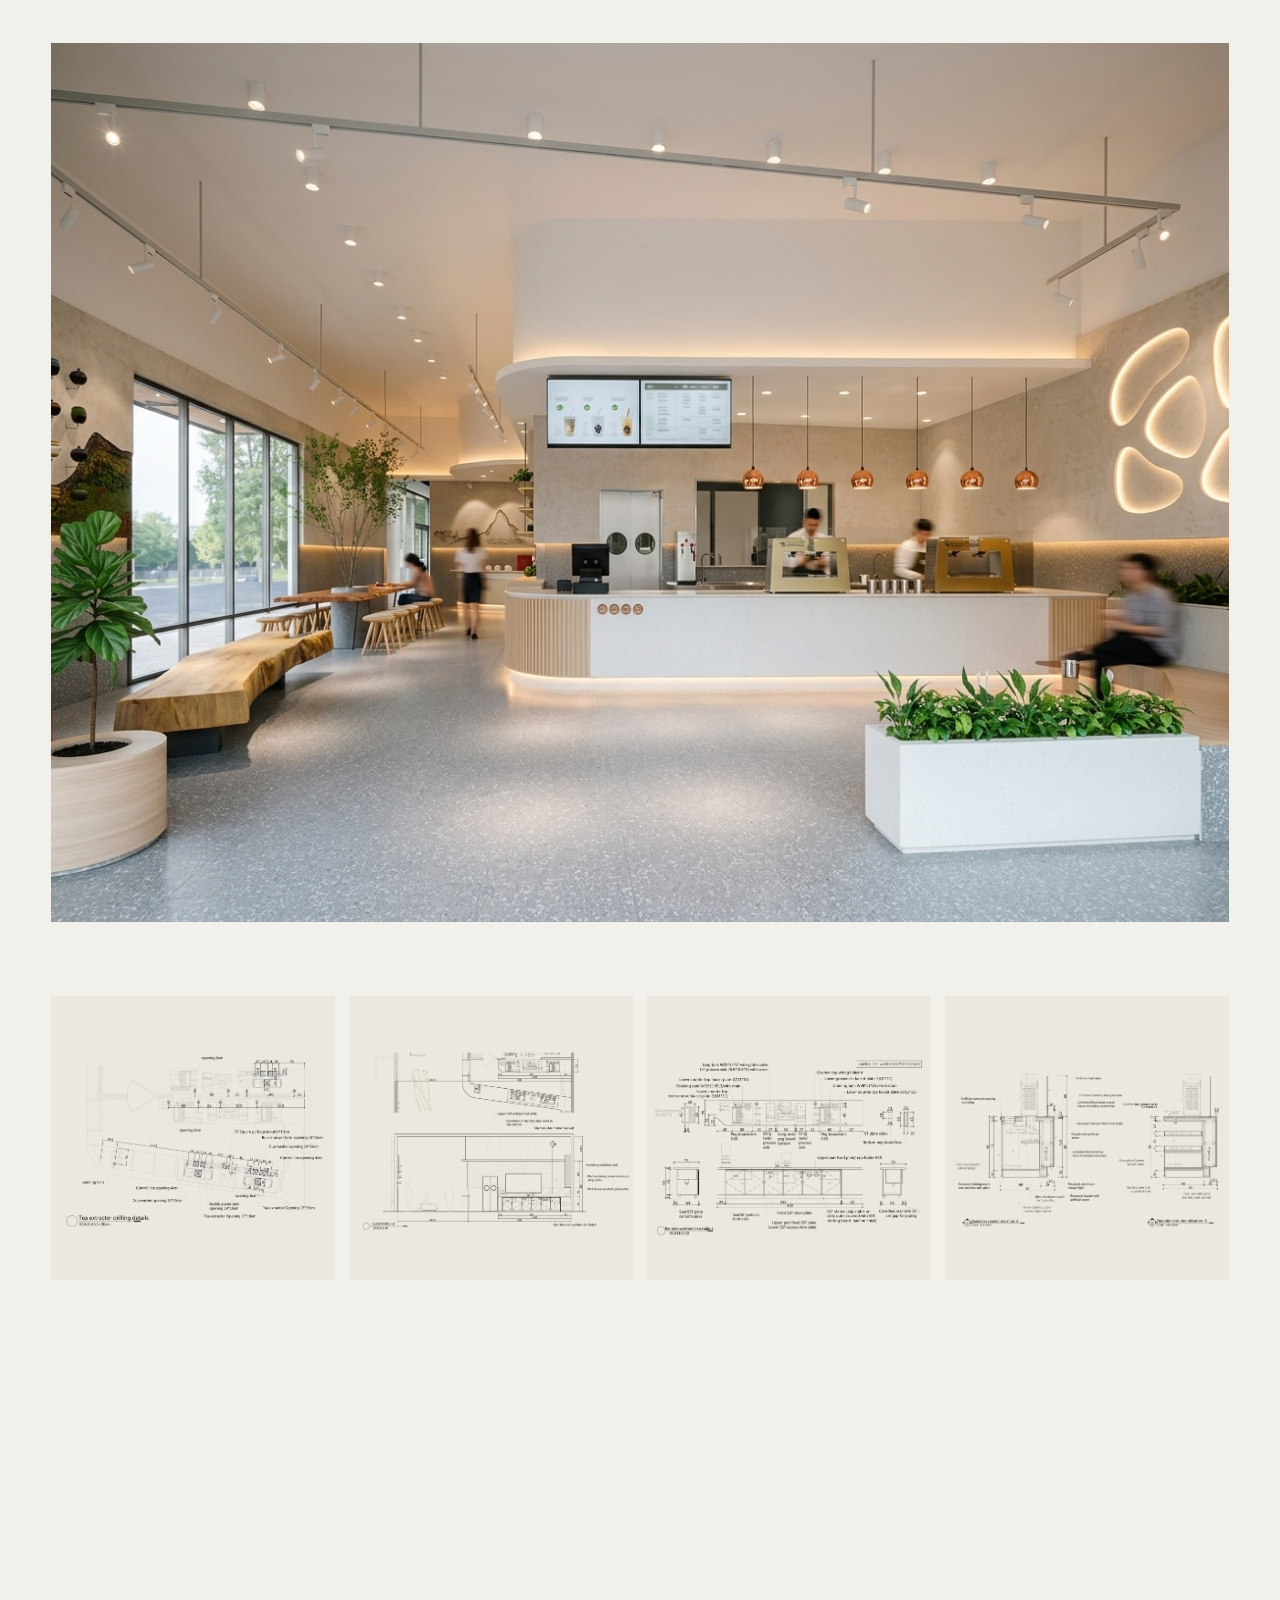
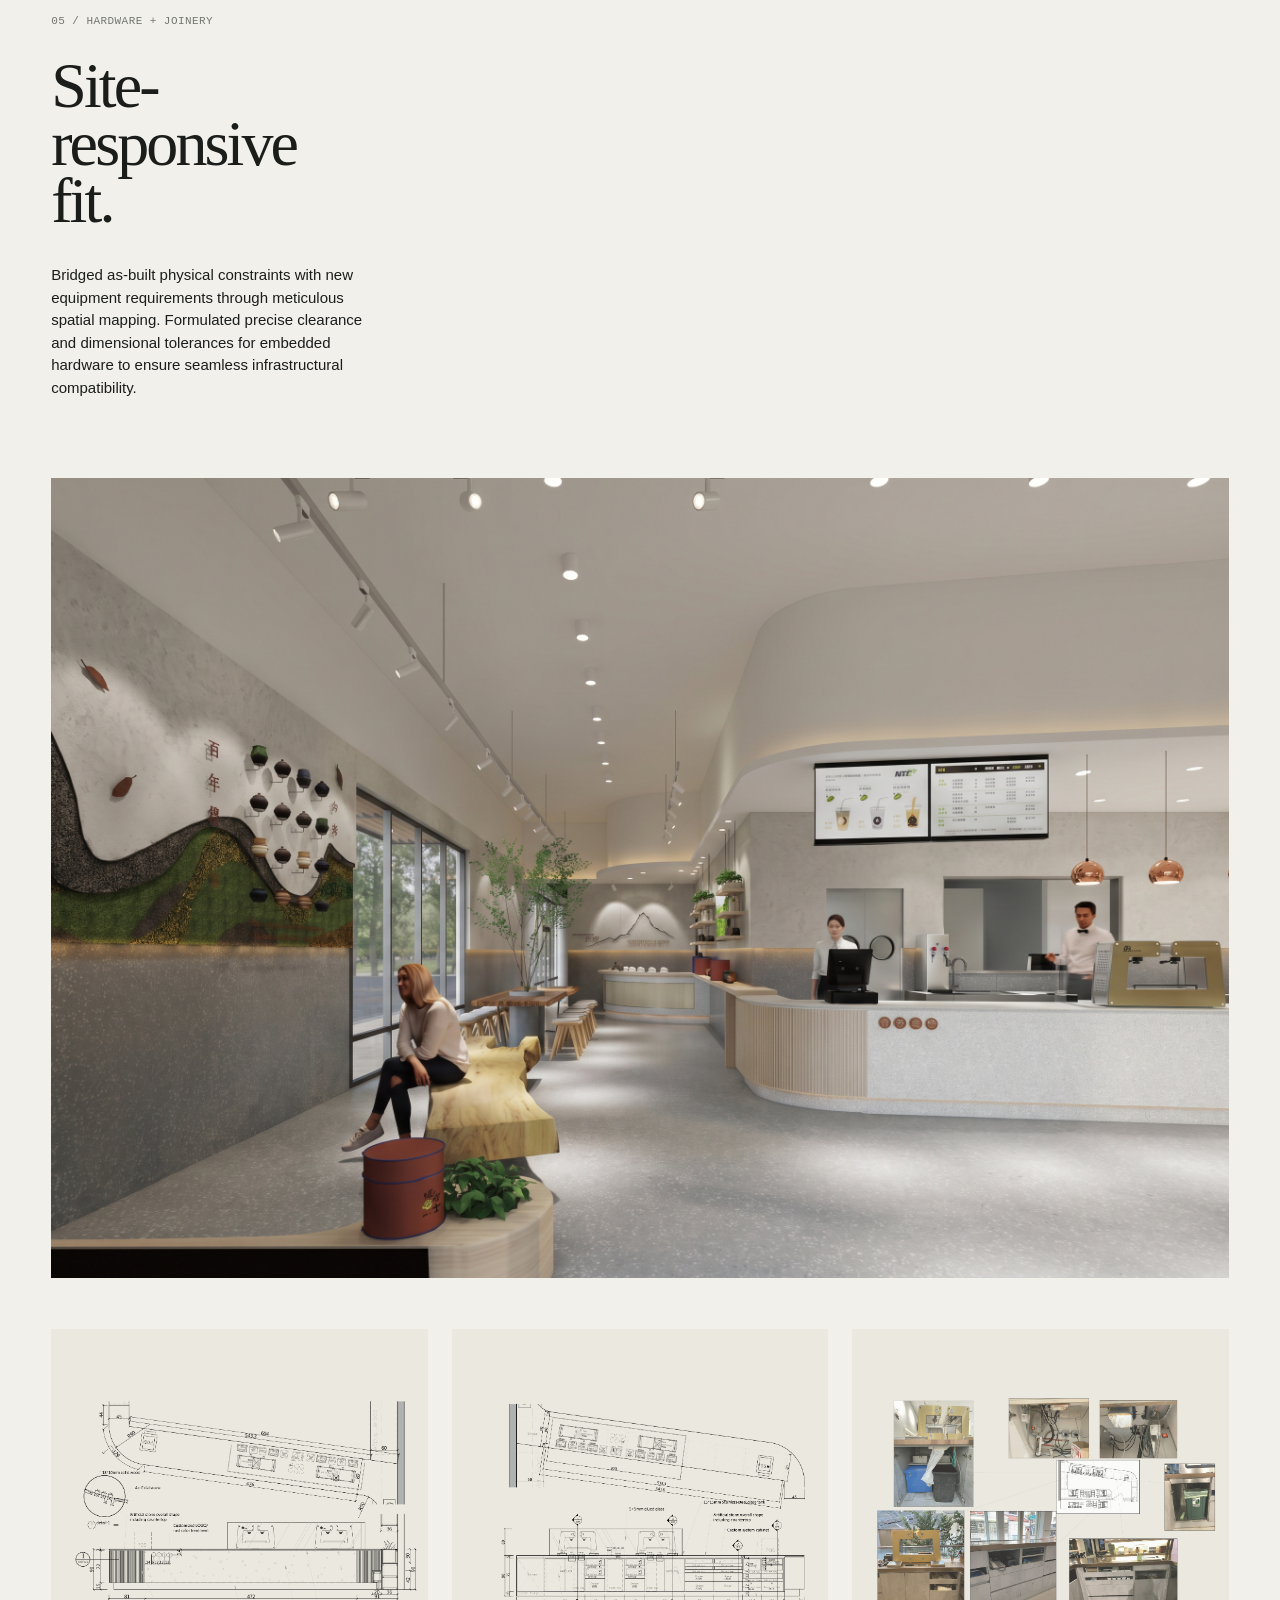
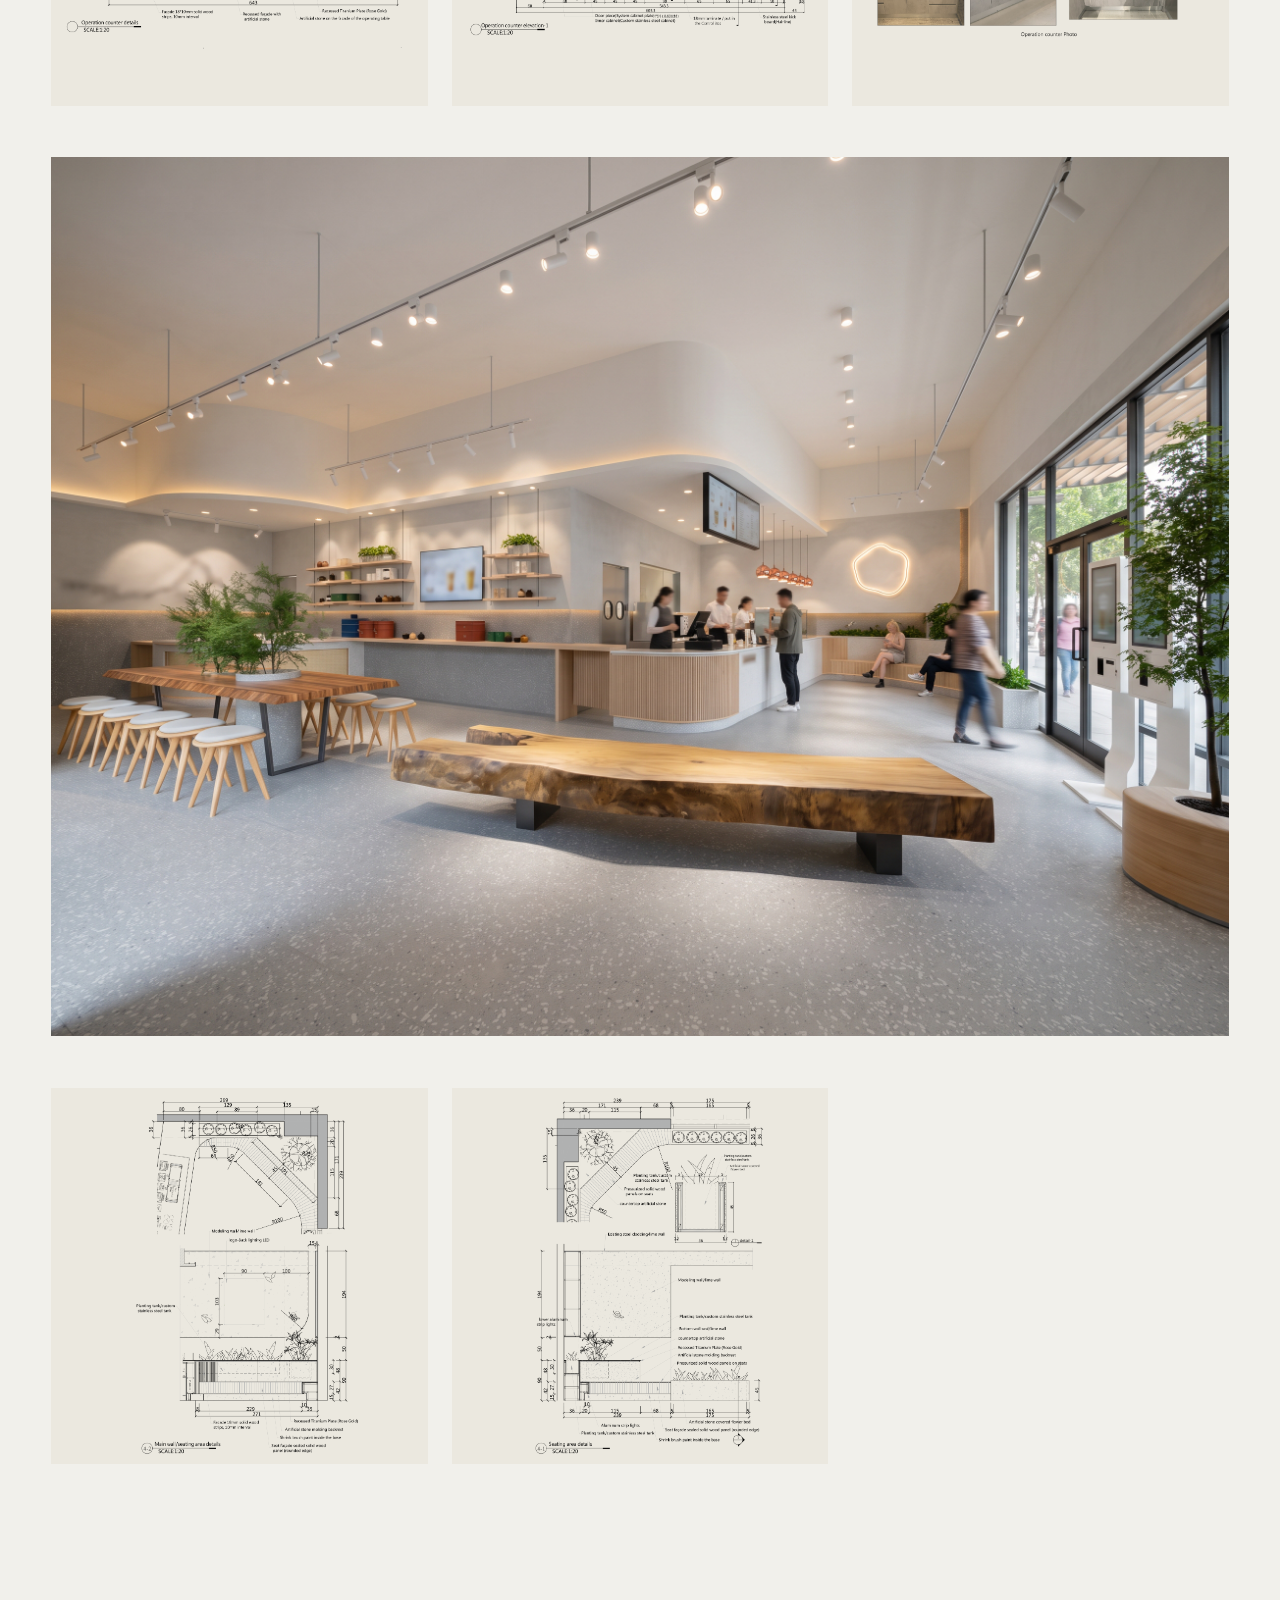
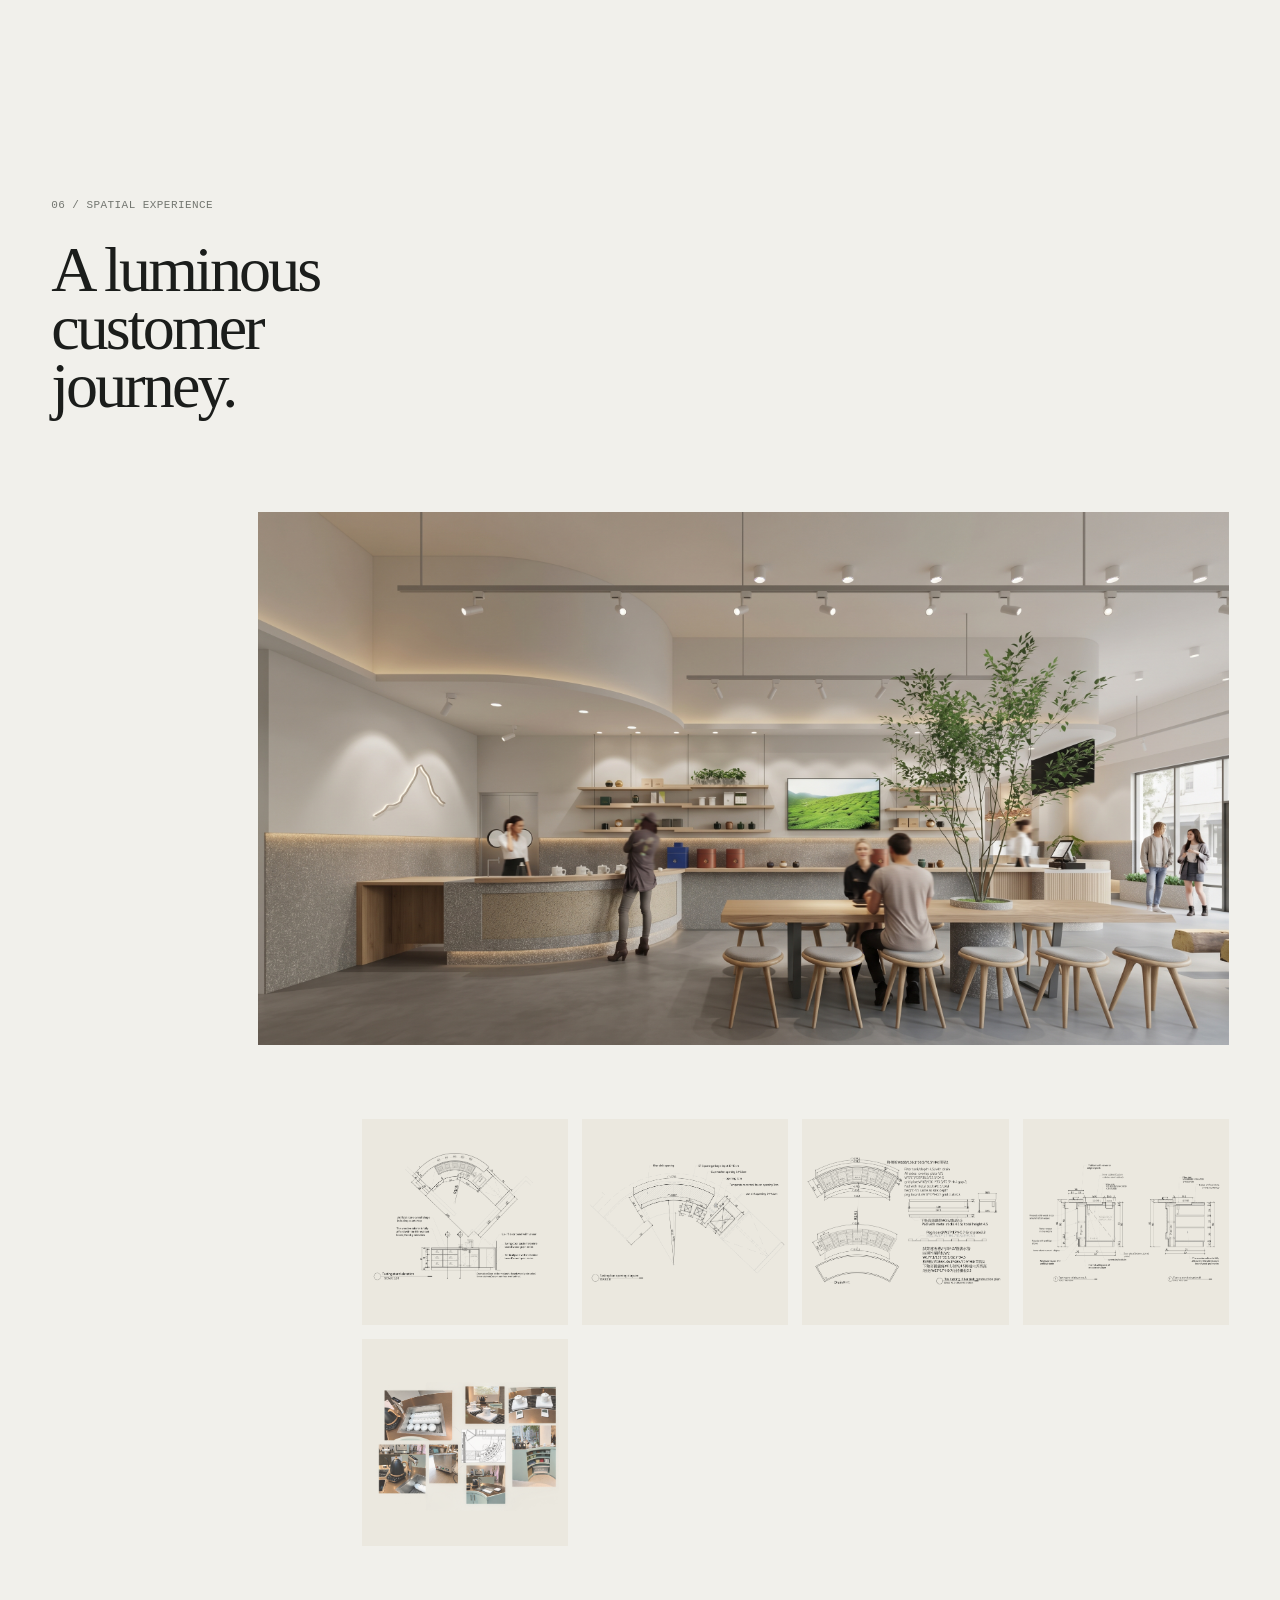
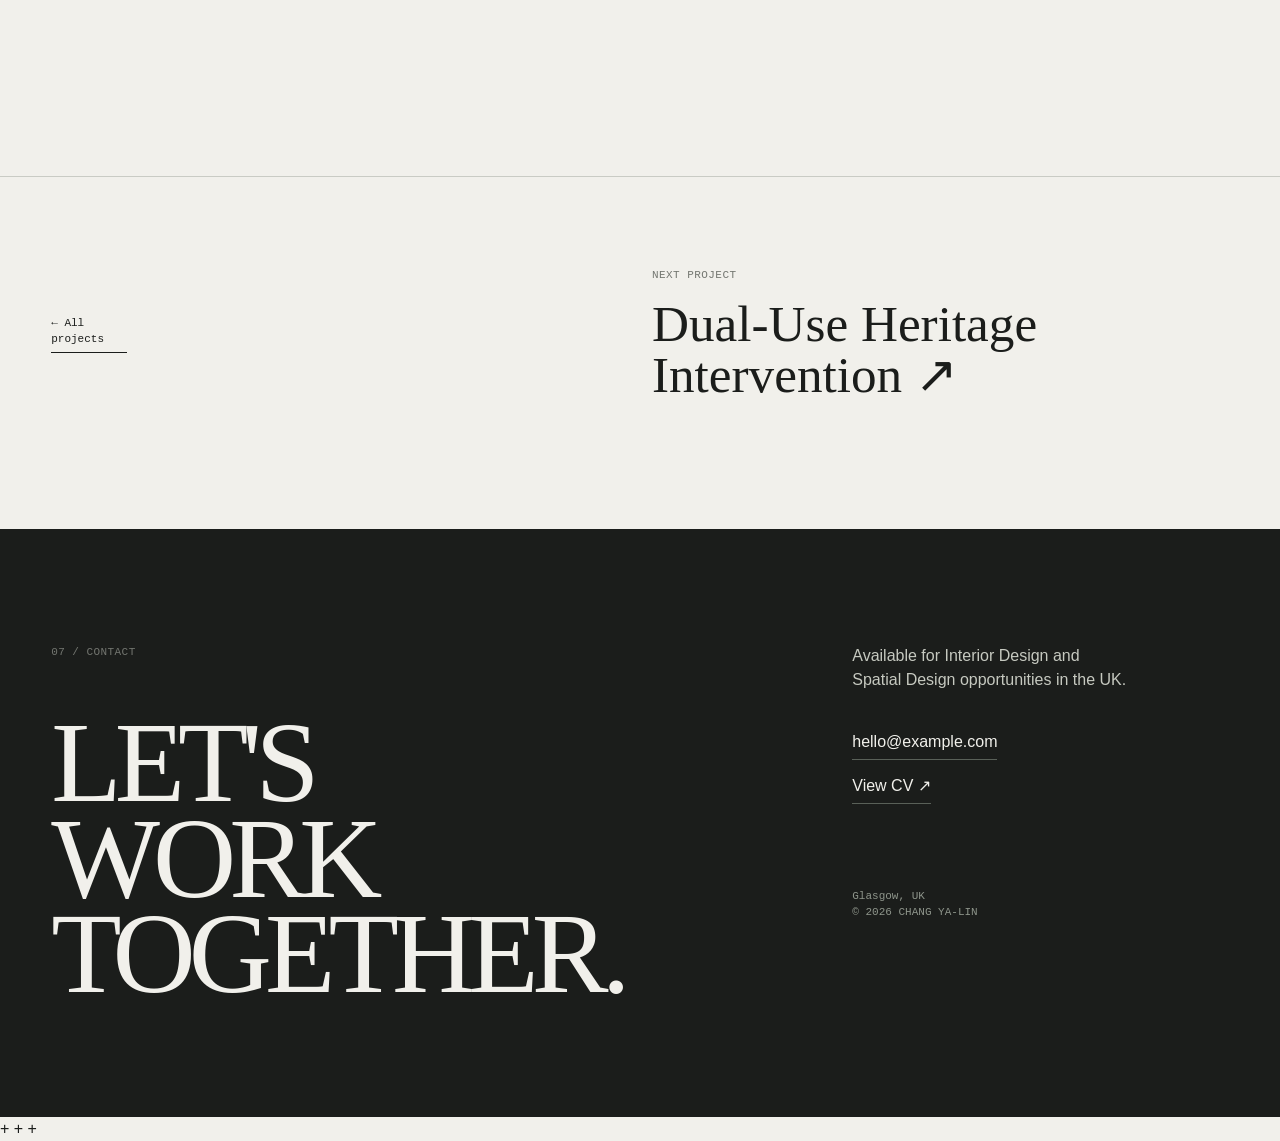
<file: projects/project-01.html>
<!doctype html>
<html lang="en">
<head>
  <meta charset="utf-8">
  <meta name="viewport" content="width=device-width, initial-scale=1">
  <meta name="description" content="Commercial F&B flagship project by Chang Ya-Lin.">
  <title>California F&amp;B Flagship — Chang Ya-Lin</title>
  <link rel="stylesheet" href="../styles.css">
</head>
<body class="project-01-page project-01-real">
  <a class="skip-link" href="#main-content">Skip to content</a>
  <header class="site-header">
    <a class="wordmark" href="../index.html" aria-label="Chang Ya-Lin home">CHANG YA-LIN</a>
    <button class="menu-toggle" type="button" aria-expanded="false" aria-controls="site-menu">MENU</button>
    <nav class="site-nav" id="site-menu" aria-label="Primary navigation"><a href="../work.html">WORK</a><a href="../about.html">ABOUT</a><a href="../cv.html">CV</a><a href="../index.html#contact">CONTACT</a></nav>
  </header>

  <main id="main-content">
    <section class="real-hero section-rule" aria-labelledby="project-title">
      <div class="real-hero-image" role="img" aria-label="California F&B flagship interior in day and night lighting"><span class="real-hero-day"></span><span class="real-hero-night"></span><span class="real-hero-label">HOVER TO SHIFT LIGHT</span></div>
      <div class="real-intro page-grid">
        <p class="eyebrow">01 / PROJECT 01</p>
        <div class="real-title"><h1 id="project-title">California<br>F&amp;B Flagship</h1><p class="large-copy">Translating a renowned international beverage brand’s identity into a 220 sqm California flagship. A high-footfall commercial venue balancing a luminous customer experience with highly engineered back-of-house efficiency.</p></div>
        <dl class="real-facts"><div><dt>LOCATION</dt><dd>California, USA</dd></div><div><dt>SECTOR</dt><dd>Commercial<br>(F&amp;B / Brand Rollout)</dd></div><div><dt>AREA</dt><dd>220 sqm</dd></div><div><dt>STATUS</dt><dd>Design Phase 2022</dd></div><div><dt>SCOPE</dt><dd>Brand Pitch Proposal, Equipment Layout, Circulation Planning &amp; Materiality (Team Collaboration)</dd></div></dl>
      </div>
    </section>

    <section class="real-section page-grid" aria-labelledby="flow-title">
      <div class="real-section-heading"><p class="eyebrow">02 / LAYOUT STRATEGY</p><h2 id="flow-title">Operational<br>Choreography</h2><p>Orchestrated the 220 sqm footprint into a high-efficiency layout. Strategically separated high-footfall customer queuing zones from the fast-paced staff operational core to maintain seamless flow during peak hours.</p></div>
      <div class="plan-grid real-wide"><figure class="real-image"><div class="plan-image-frame"><img src="../images/project-01/drawing-plan-01.jpg" alt="Floor plan drawing showing customer circulation" loading="lazy"></div></figure><figure class="real-image"><div class="plan-image-frame"><img src="../images/project-01/drawing-plan-02.jpg" alt="Floor plan drawing showing service planning" loading="lazy"></div></figure><figure class="real-image"><div class="plan-image-frame"><img src="../images/project-01/drawing-plan-03.jpg" alt="Floor plan drawing showing operational flow" loading="lazy"></div></figure></div>
    </section>

    <section class="real-section real-section-mep page-grid" aria-labelledby="mep-title">
      <div class="real-section-heading"><p class="eyebrow">03 / TECHNICAL INFRASTRUCTURE</p><h2 id="mep-title">Transnational Technical<br>Detailing &amp; MEP</h2><p>Engineered comprehensive electrical and equipment layouts for heavy-load F&amp;B machinery. Coordinated critical infrastructure pathways—aligning power, water, and drainage—to ensure full compliance with US commercial regulations without compromising the minimalist aesthetic.</p></div>
      <figure class="real-image real-wide"><img src="../images/project-01/drawing-plan-05.jpg" alt="MEP drawing showing electrical, water and drainage coordination" loading="lazy"></figure>
    </section>

    <section class="real-section page-grid" aria-labelledby="equipment-title">
      <div class="real-section-heading"><p class="eyebrow">04 / EQUIPMENT INTEGRATION</p><h2 id="equipment-title">From machinery<br>to joinery.</h2><p>Coordinated complex commercial F&amp;B machinery with bespoke joinery. Mapped precise countertop cutouts and drainage pathways to optimize staff ergonomics, translating technical constraints into buildable, contractor-ready construction details.</p></div>
      <figure class="real-image real-wide"><img src="../images/project-01/render-view-03.jpg" alt="Interior render showing integrated commercial F&B equipment and joinery" loading="lazy"></figure>
      <div class="thumb-grid real-wide" aria-label="Equipment construction details"><figure class="thumb-image"><img src="../images/project-01/drawing-detail-b-01.png" alt="Equipment detail drawing 1" loading="lazy"></figure><figure class="thumb-image"><img src="../images/project-01/drawing-detail-b-02.png" alt="Equipment detail drawing 2" loading="lazy"></figure><figure class="thumb-image"><img src="../images/project-01/drawing-detail-b-03.png" alt="Equipment detail drawing 3" loading="lazy"></figure><figure class="thumb-image"><img src="../images/project-01/drawing-detail-b-04.png" alt="Equipment detail drawing 4" loading="lazy"></figure></div>
    </section>

    <section class="real-section page-grid" aria-labelledby="hardware-title">
      <div class="real-section-heading"><p class="eyebrow">05 / HARDWARE + JOINERY</p><h2 id="hardware-title">Site-responsive<br>fit.</h2><p>Bridged as-built physical constraints with new equipment requirements through meticulous spatial mapping. Formulated precise clearance and dimensional tolerances for embedded hardware to ensure seamless infrastructural compatibility.</p></div>
      <div class="staggered-set real-wide"><figure class="real-image"><img src="../images/project-01/render-view-06.jpg" alt="Interior render showing hardware and joinery integration" loading="lazy"></figure><div class="detail-stack"><figure class="real-image"><img src="../images/project-01/drawing-detail-d-01.png" alt="Hardware elevation detail 1" loading="lazy"></figure><figure class="real-image"><img src="../images/project-01/drawing-detail-d-02.png" alt="Hardware elevation detail 2" loading="lazy"></figure><figure class="real-image"><img src="../images/project-01/drawing-detail-d-03.png" alt="Hardware elevation detail 3" loading="lazy"></figure></div><figure class="real-image waiting-image"><img src="../images/project-01/render-view-04.jpg" alt="Waiting area interior render" loading="lazy"></figure><div class="detail-stack waiting-details"><figure class="real-image"><img src="../images/project-01/drawing-detail-a-01.png" alt="Waiting area detail drawing 1" loading="lazy"></figure><figure class="real-image"><img src="../images/project-01/drawing-detail-a-02.png" alt="Waiting area detail 2" loading="lazy"></figure></div></div>
    </section>

    <section class="real-section real-ending page-grid" aria-labelledby="experience-title">
      <div class="real-section-heading"><p class="eyebrow">06 / SPATIAL EXPERIENCE</p><h2 id="experience-title">A luminous<br>customer journey.</h2></div>
      <figure class="real-image real-wide"><img src="../images/project-01/render-view-05.jpg" alt="Large interior render showing the finished spatial experience" loading="lazy"></figure>
      <div class="thumb-grid real-wide" aria-label="Spatial experience detail drawings"><figure class="thumb-image"><img src="../images/project-01/drawing-detail-c-01.png" alt="Spatial detail drawing 1" loading="lazy"></figure><figure class="thumb-image"><img src="../images/project-01/drawing-detail-c-02.png" alt="Spatial detail drawing 2" loading="lazy"></figure><figure class="thumb-image"><img src="../images/project-01/drawing-detail-c-03.png" alt="Spatial detail drawing 3" loading="lazy"></figure><figure class="thumb-image"><img src="../images/project-01/drawing-detail-c-04.png" alt="Spatial detail drawing 4" loading="lazy"></figure><figure class="thumb-image"><img src="../images/project-01/drawing-detail-c-05.png" alt="Spatial detail drawing 5" loading="lazy"></figure></div>
    </section>

    <nav class="next-project page-grid section-rule" aria-label="Project navigation"><a class="text-link" href="../work.html">← All projects</a><a class="next-project-link" href="project-02.html"><span class="eyebrow">NEXT PROJECT</span><strong>Dual-Use Heritage Intervention ↗</strong></a></nav>
  </main>
  <footer class="site-footer" id="contact"><div class="footer-grid page-grid"><div><p class="eyebrow">07 / CONTACT</p><h2>LET'S WORK<br>TOGETHER.</h2></div><div class="footer-contact"><p>Available for Interior Design and Spatial Design opportunities in the UK.</p><a href="mailto:hello@example.com">hello@example.com</a><a href="../cv.html">View CV ↗</a><p class="footer-location">Glasgow, UK<br>© 2026 CHANG YA-LIN</p></div></div></footer>
+  <script src="../script.js"></script>
+</body>
+</html>
</file>
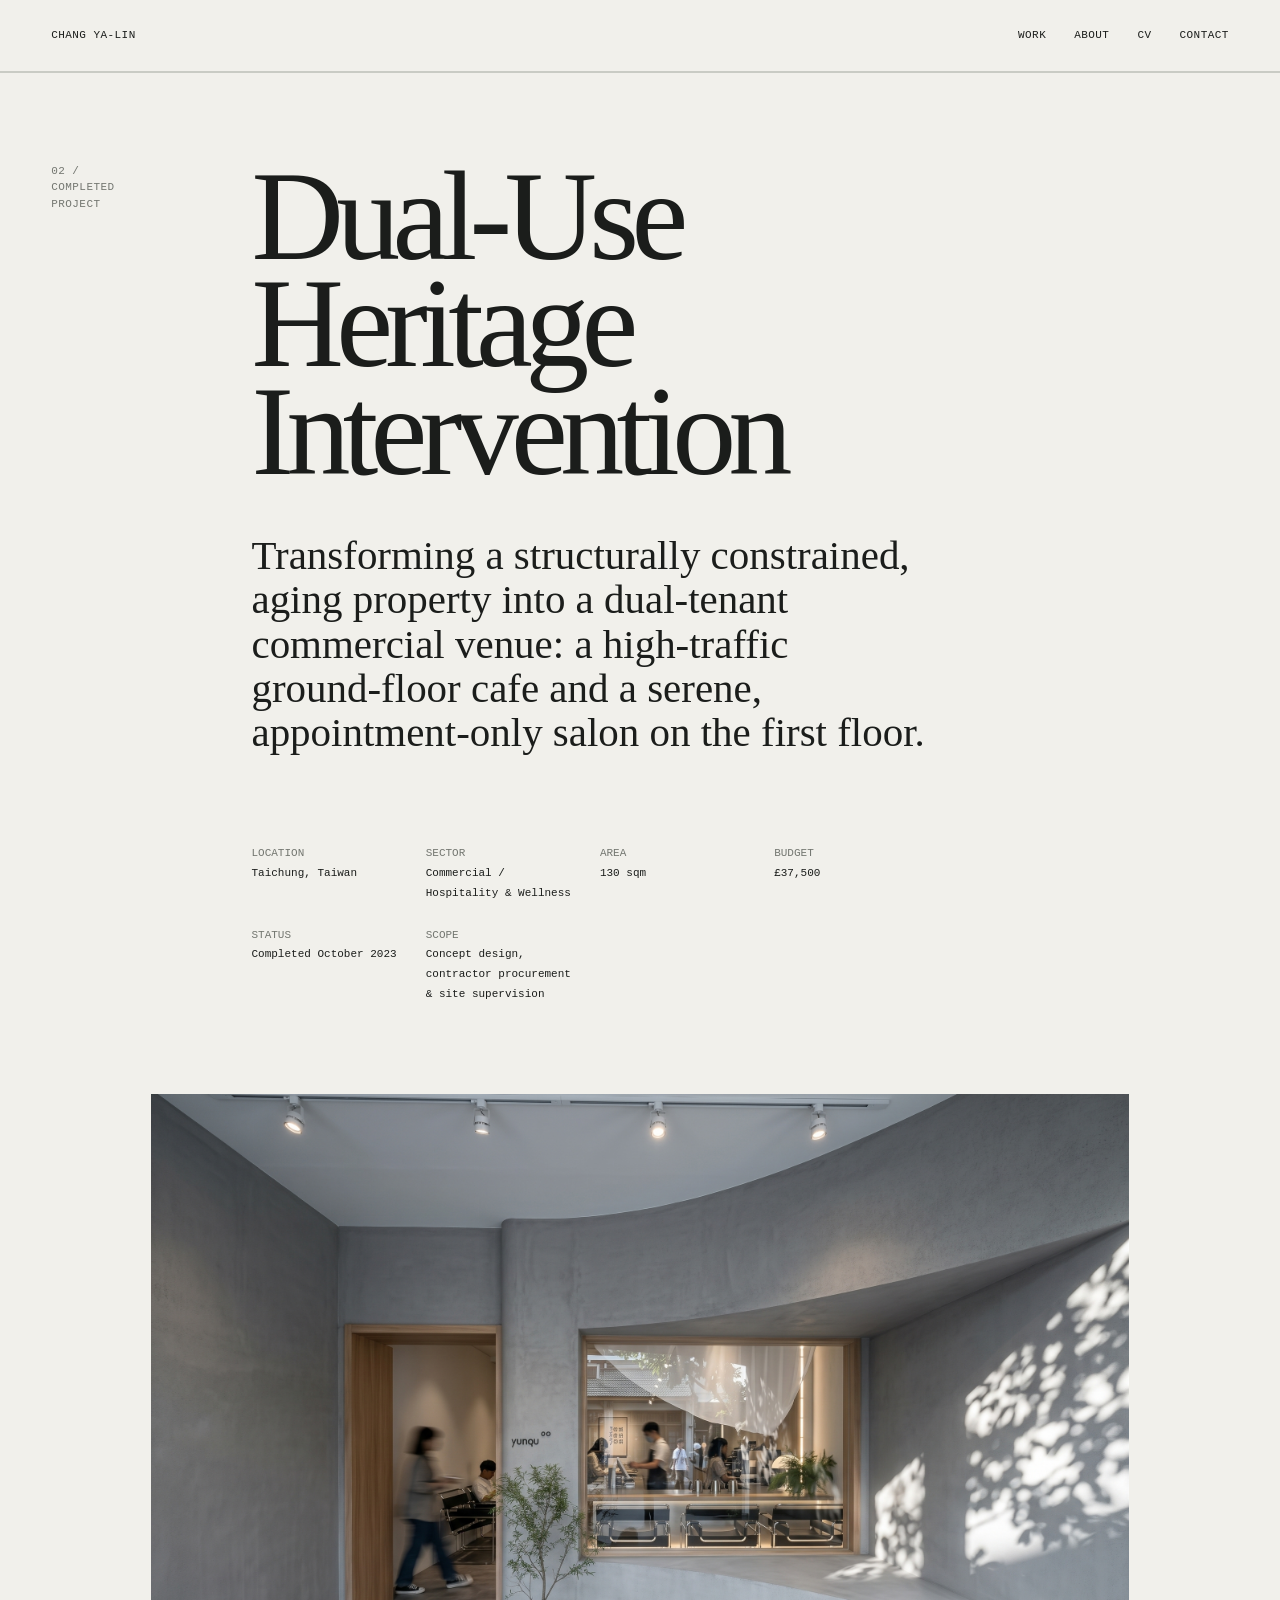
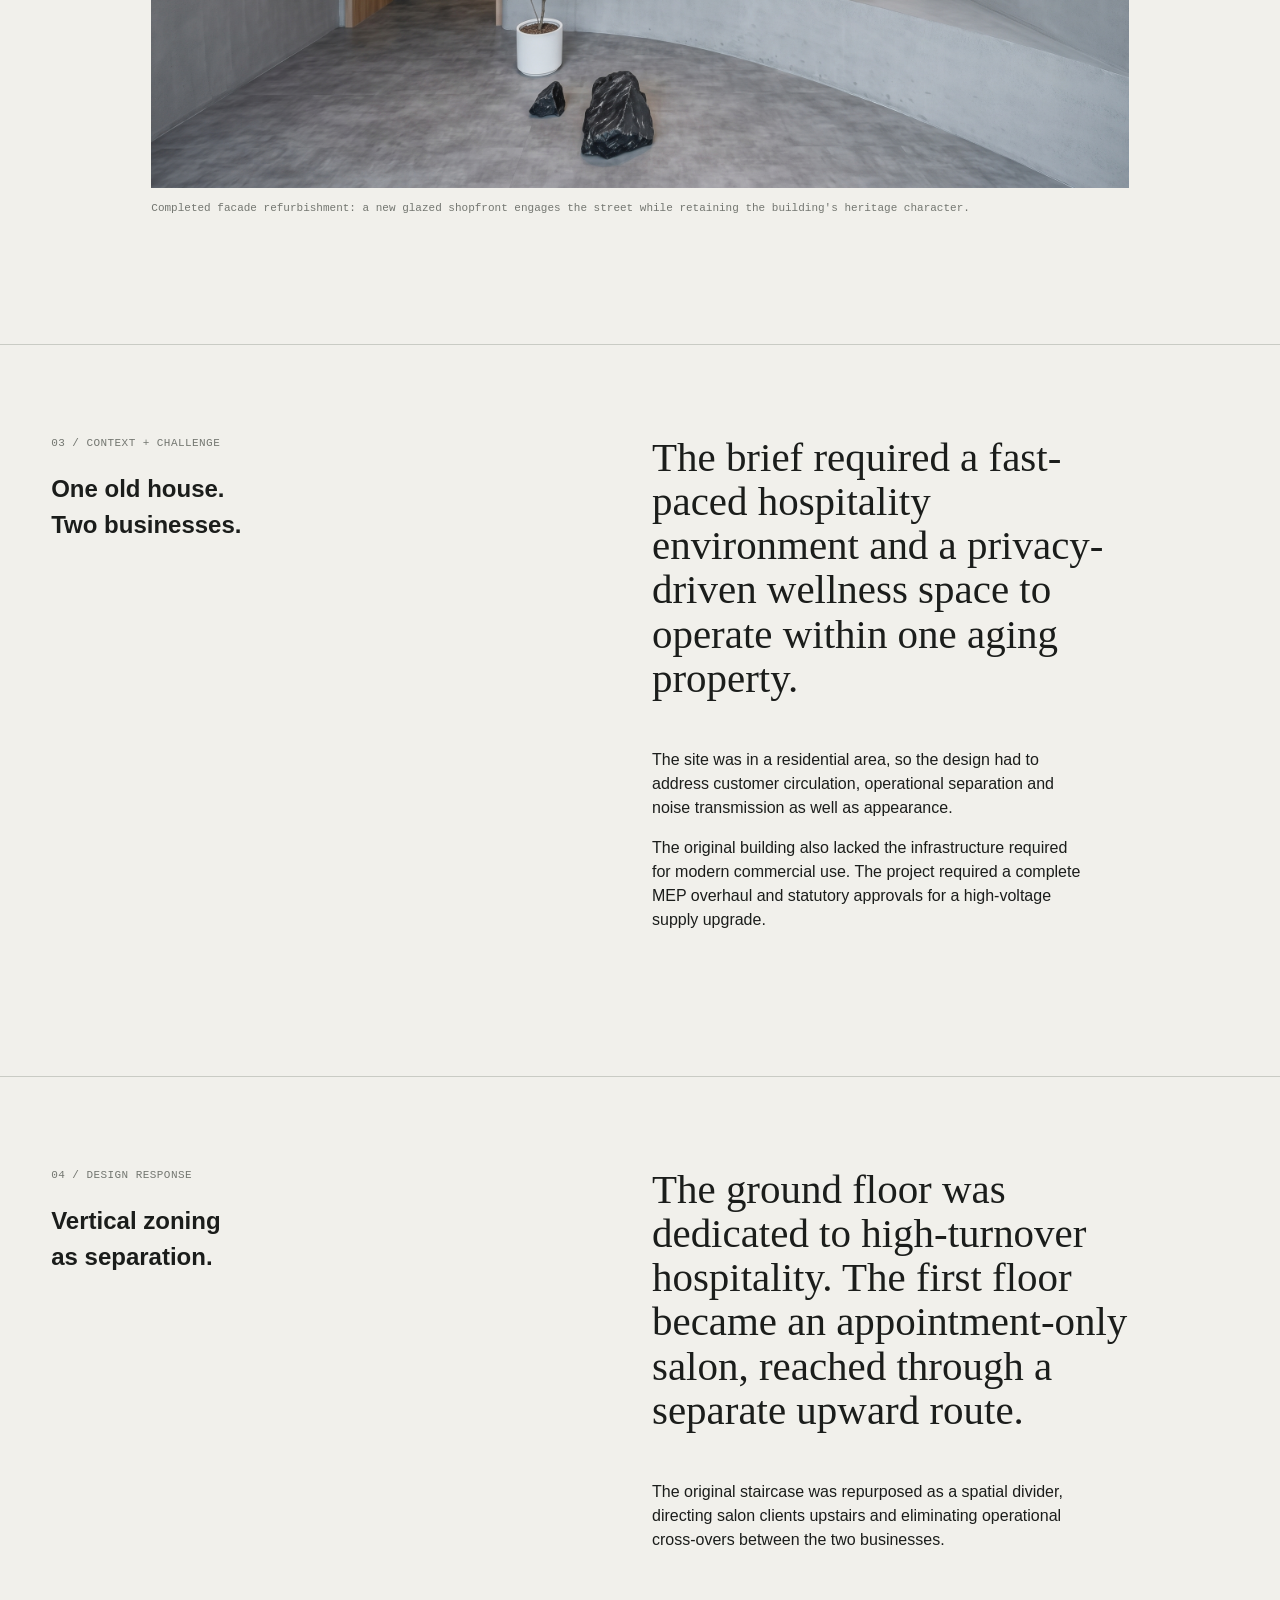
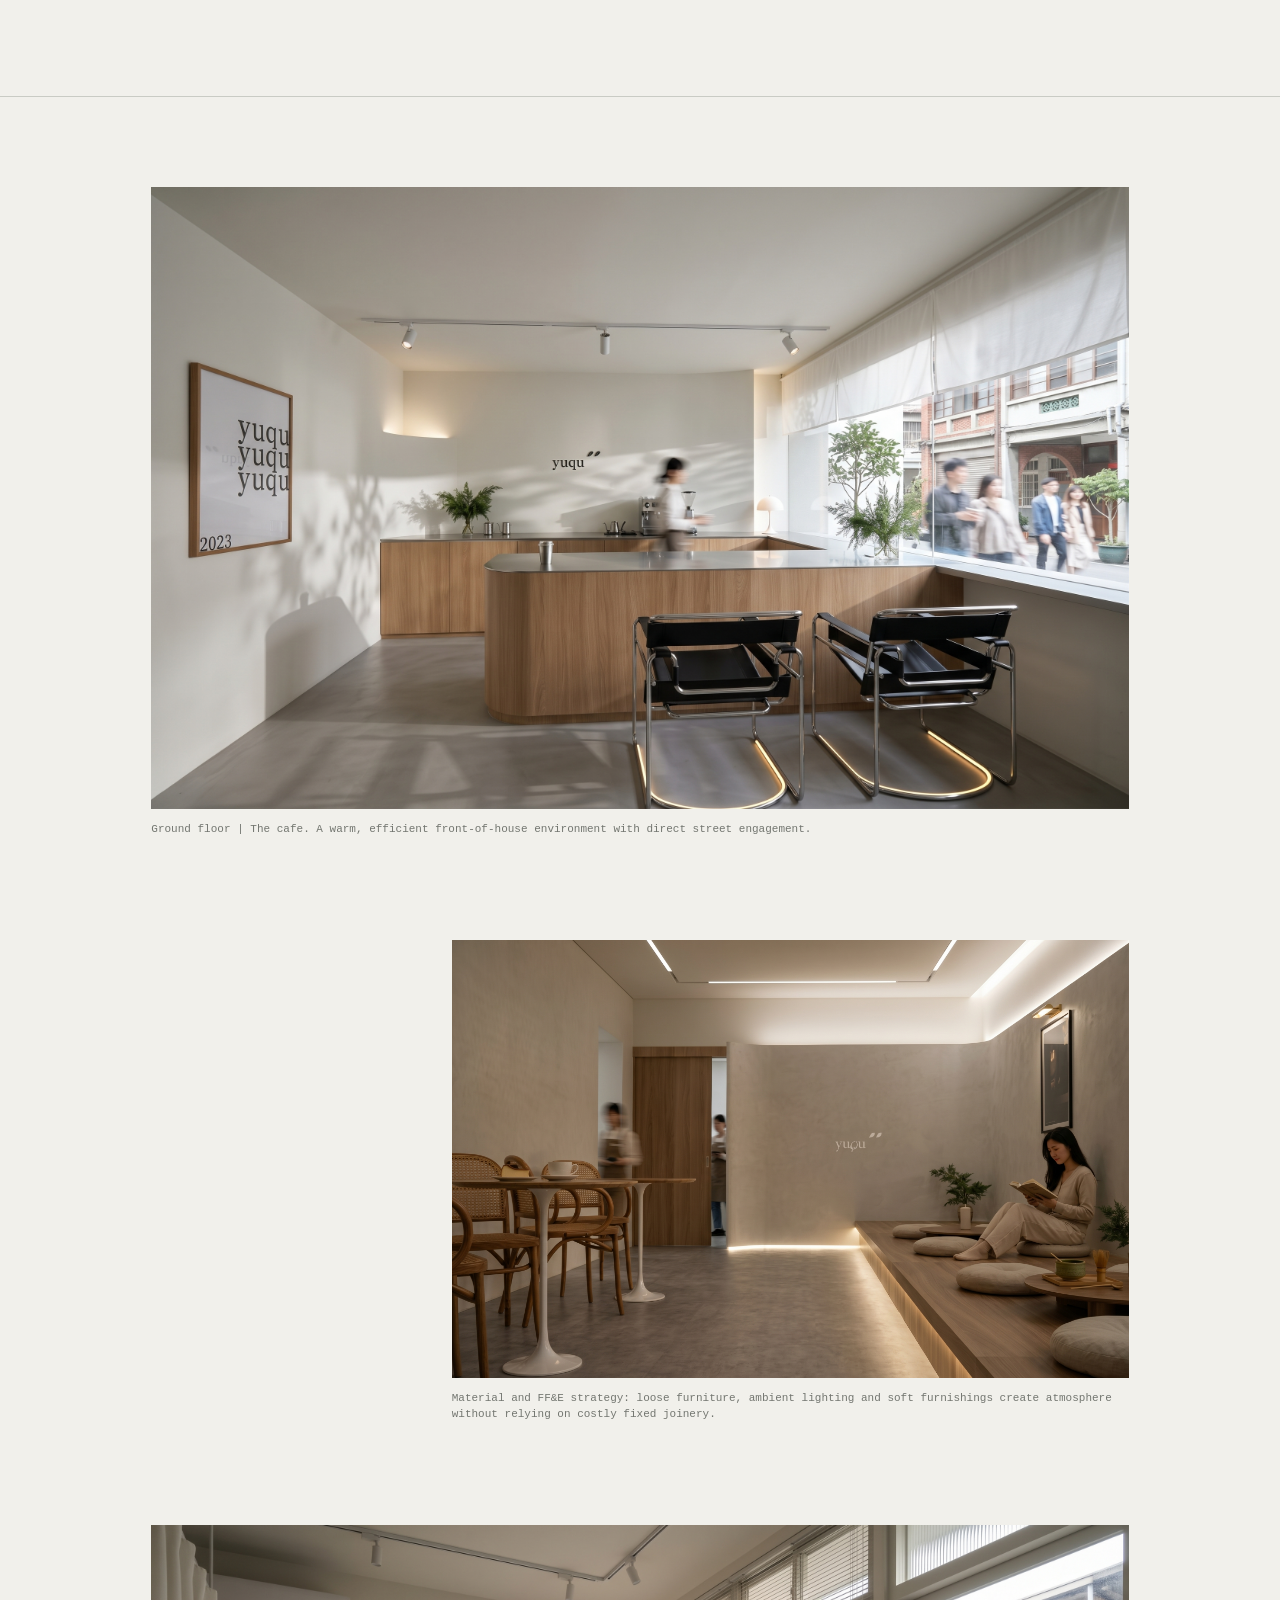
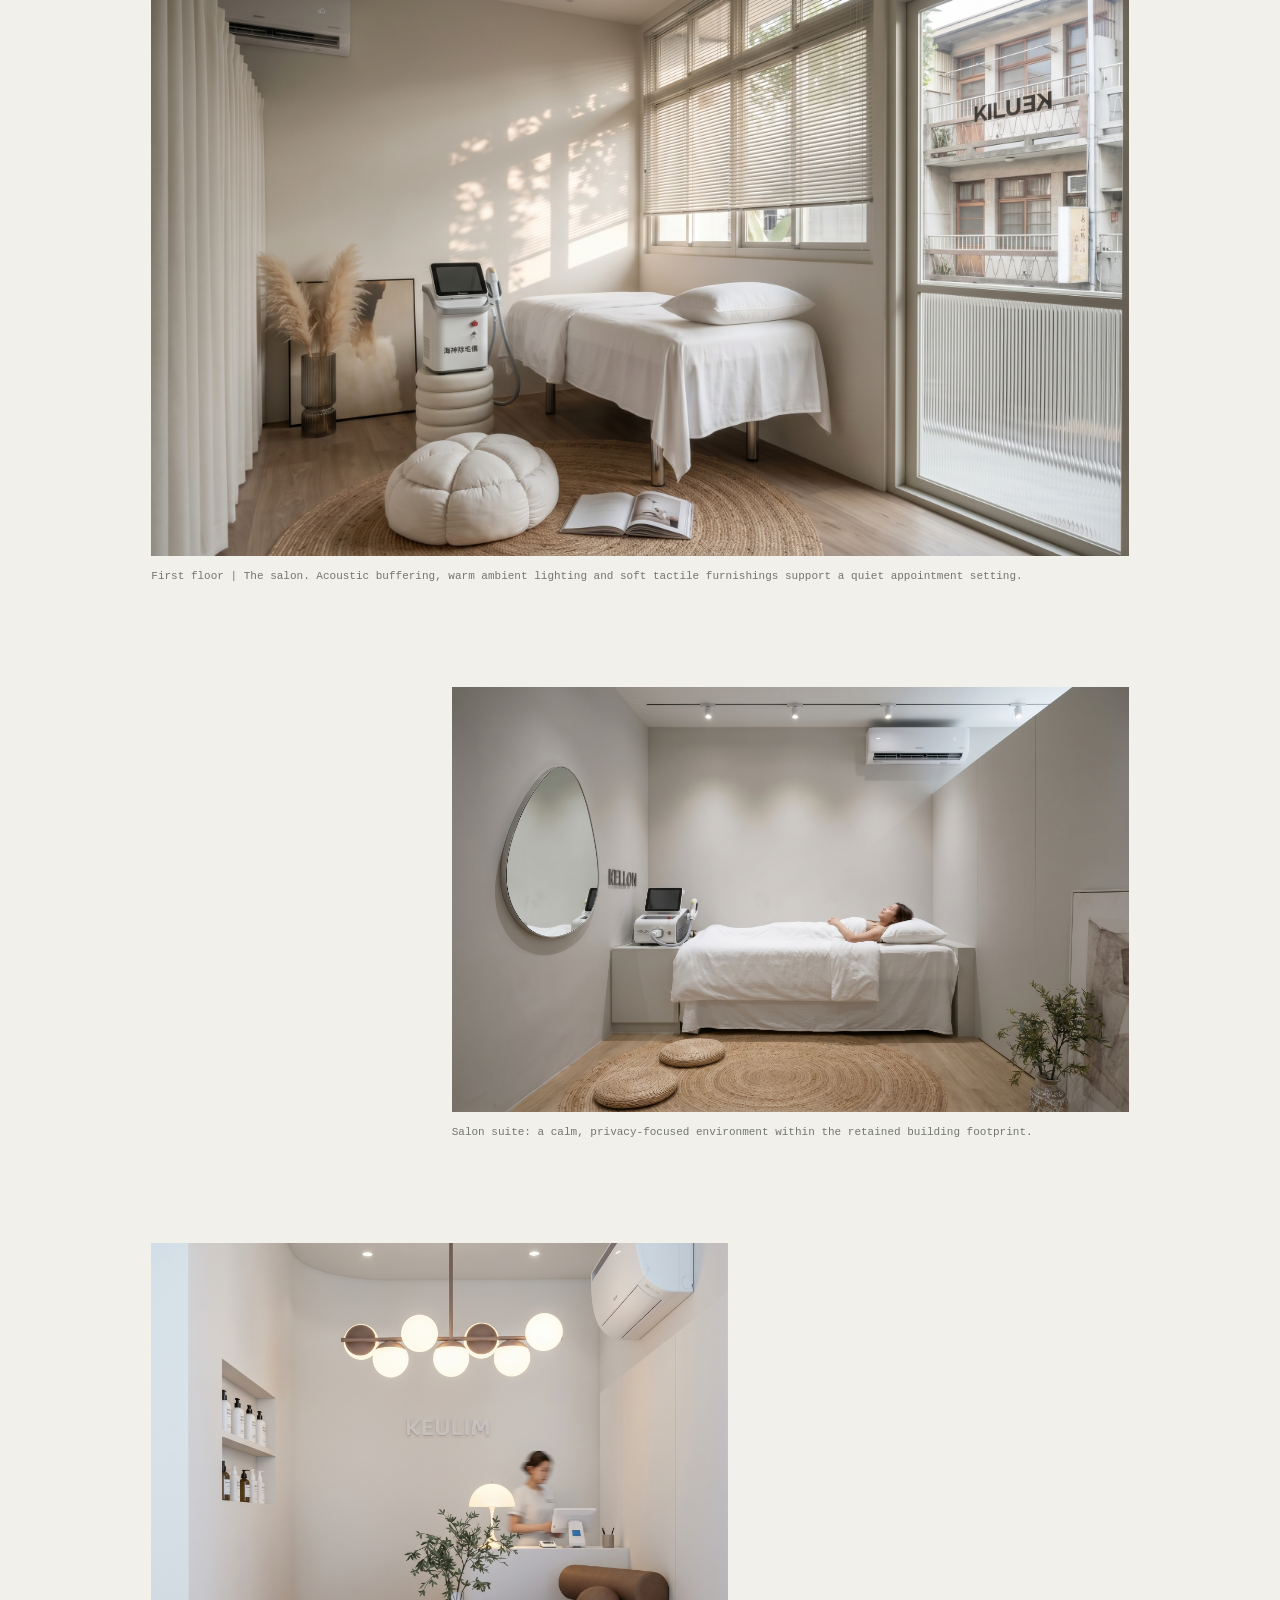
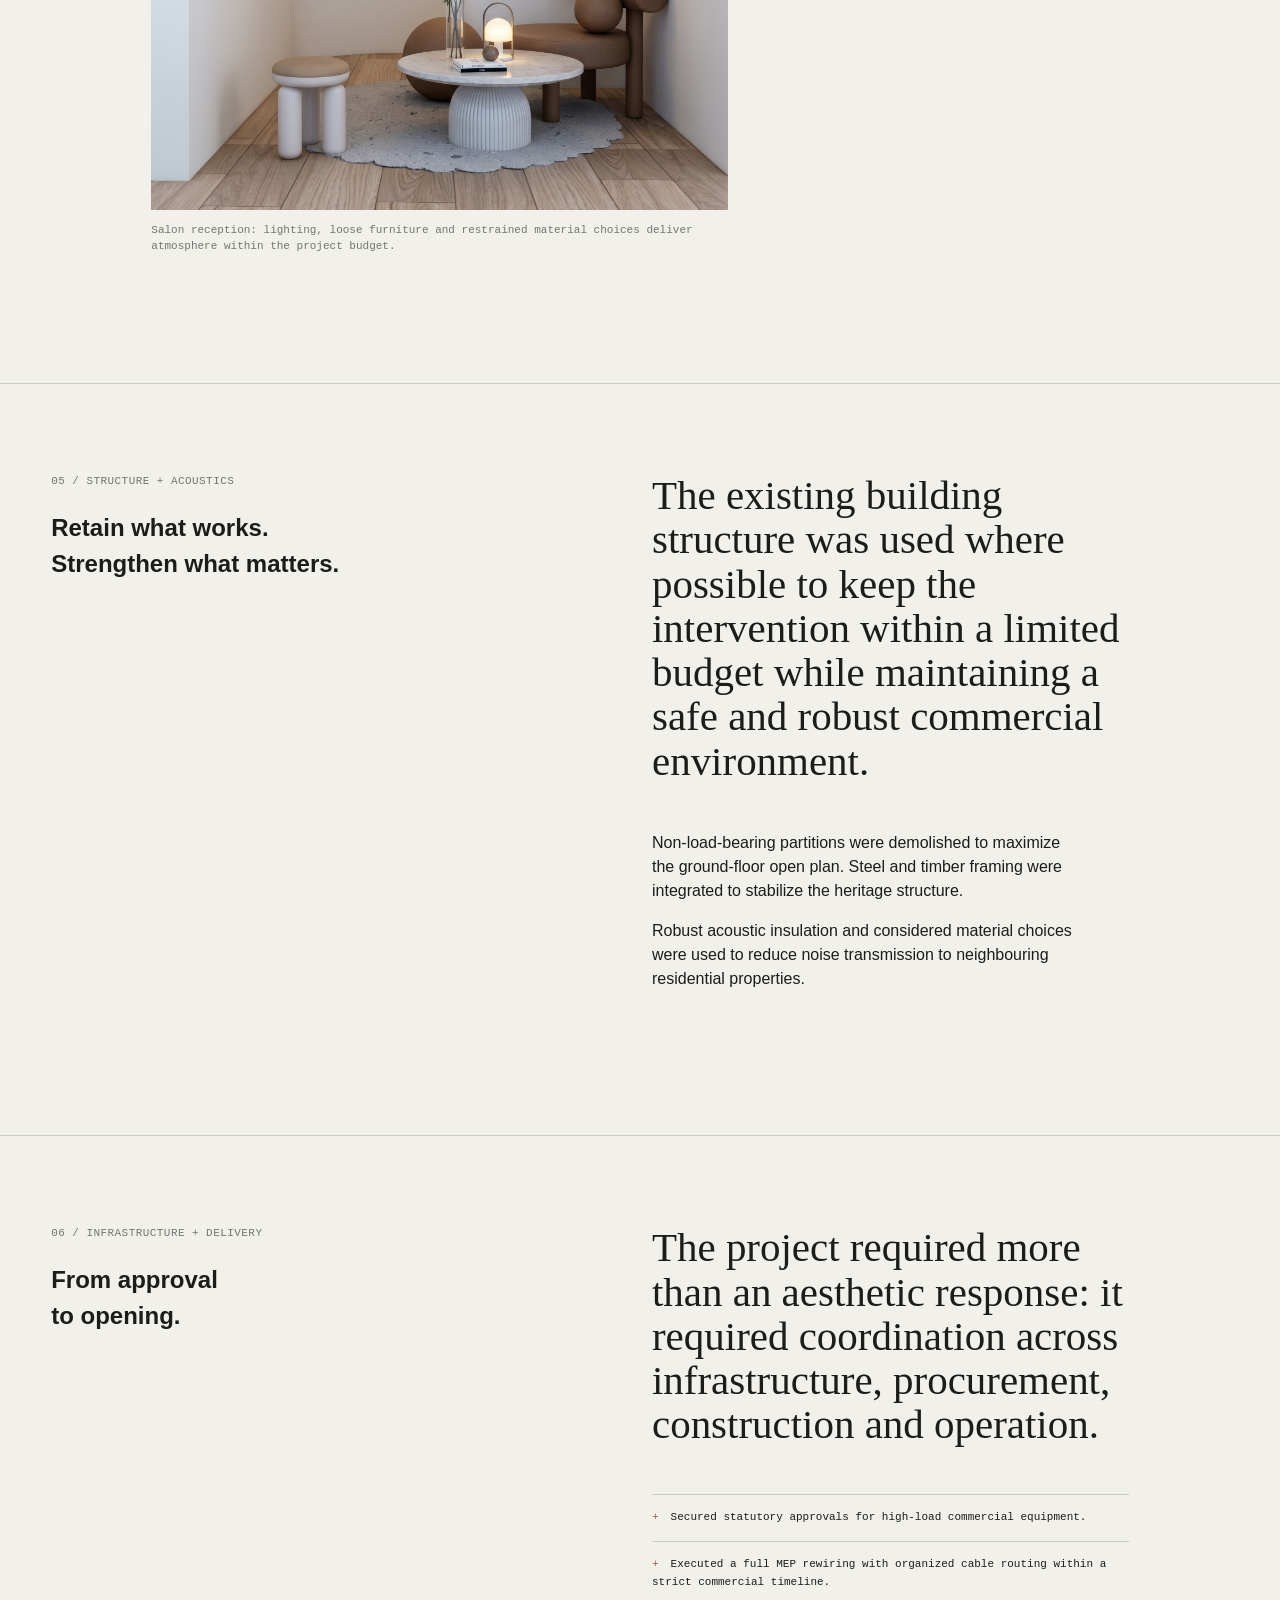
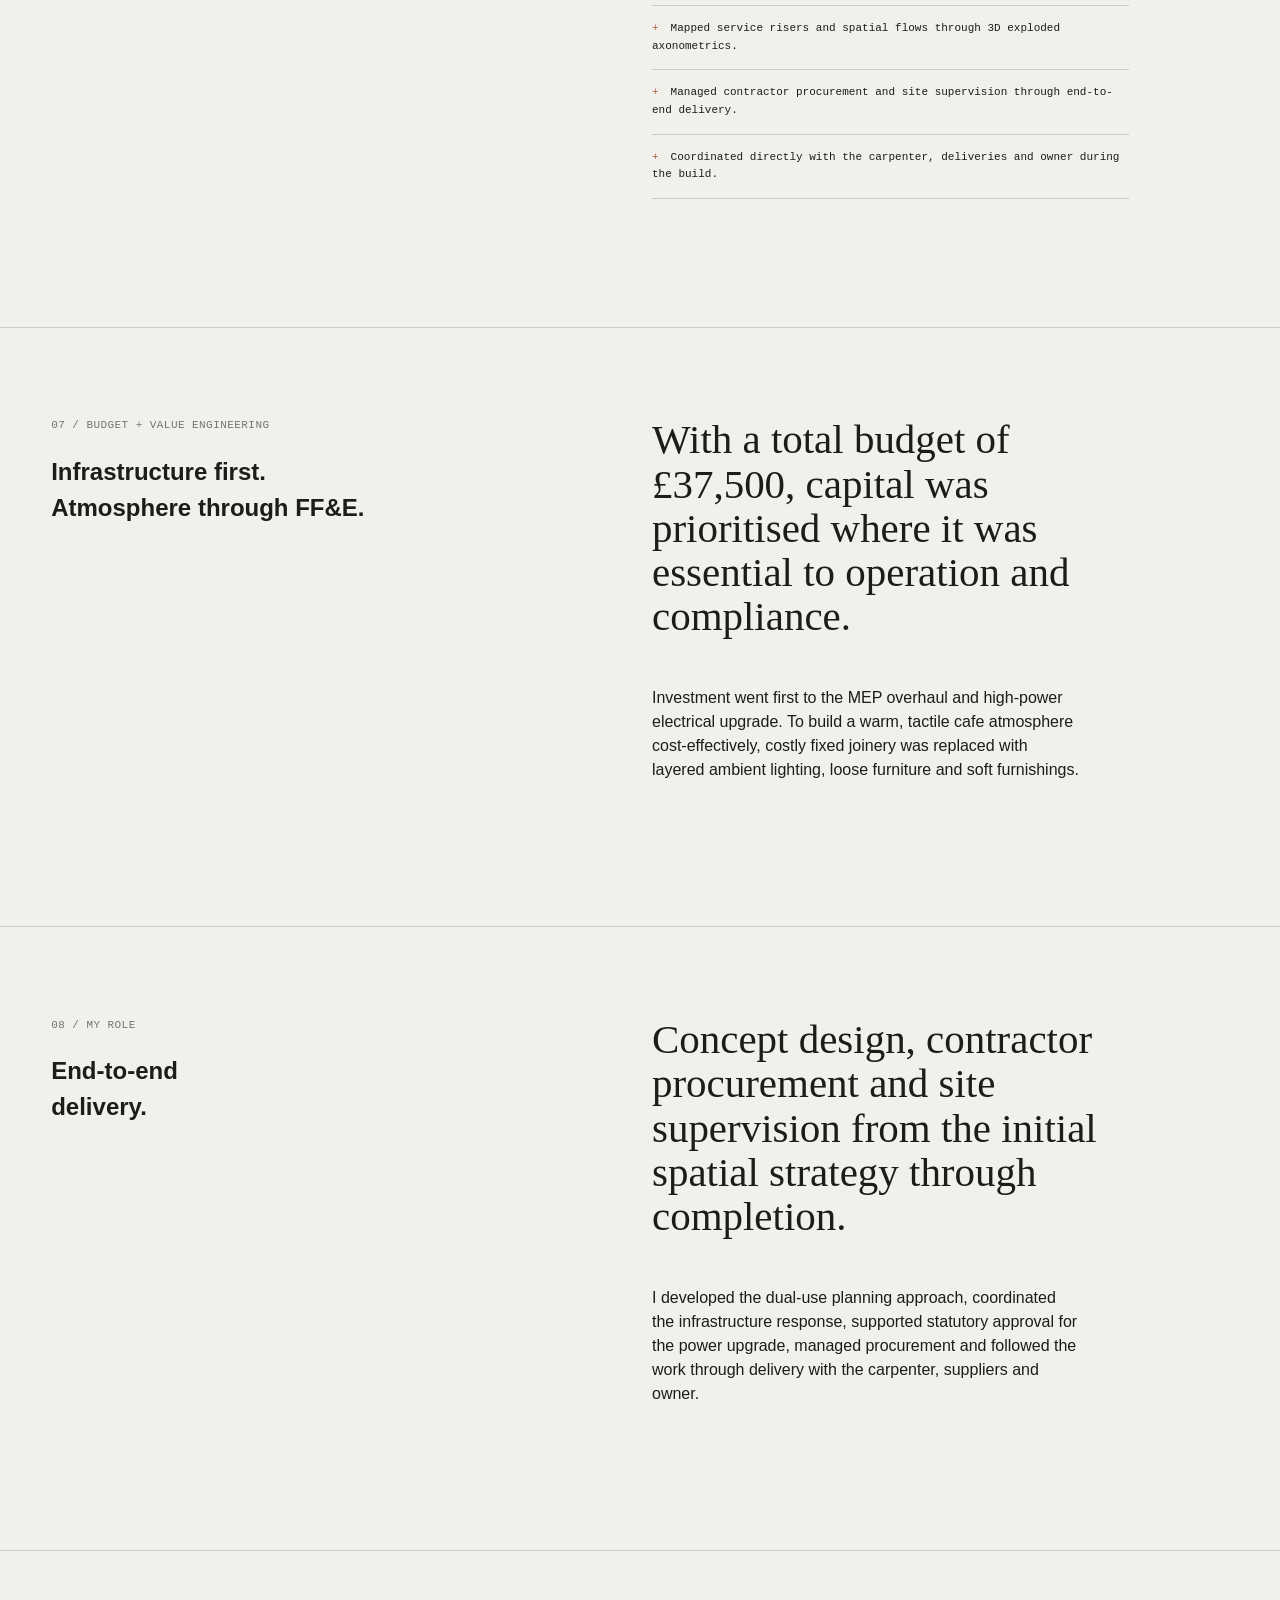
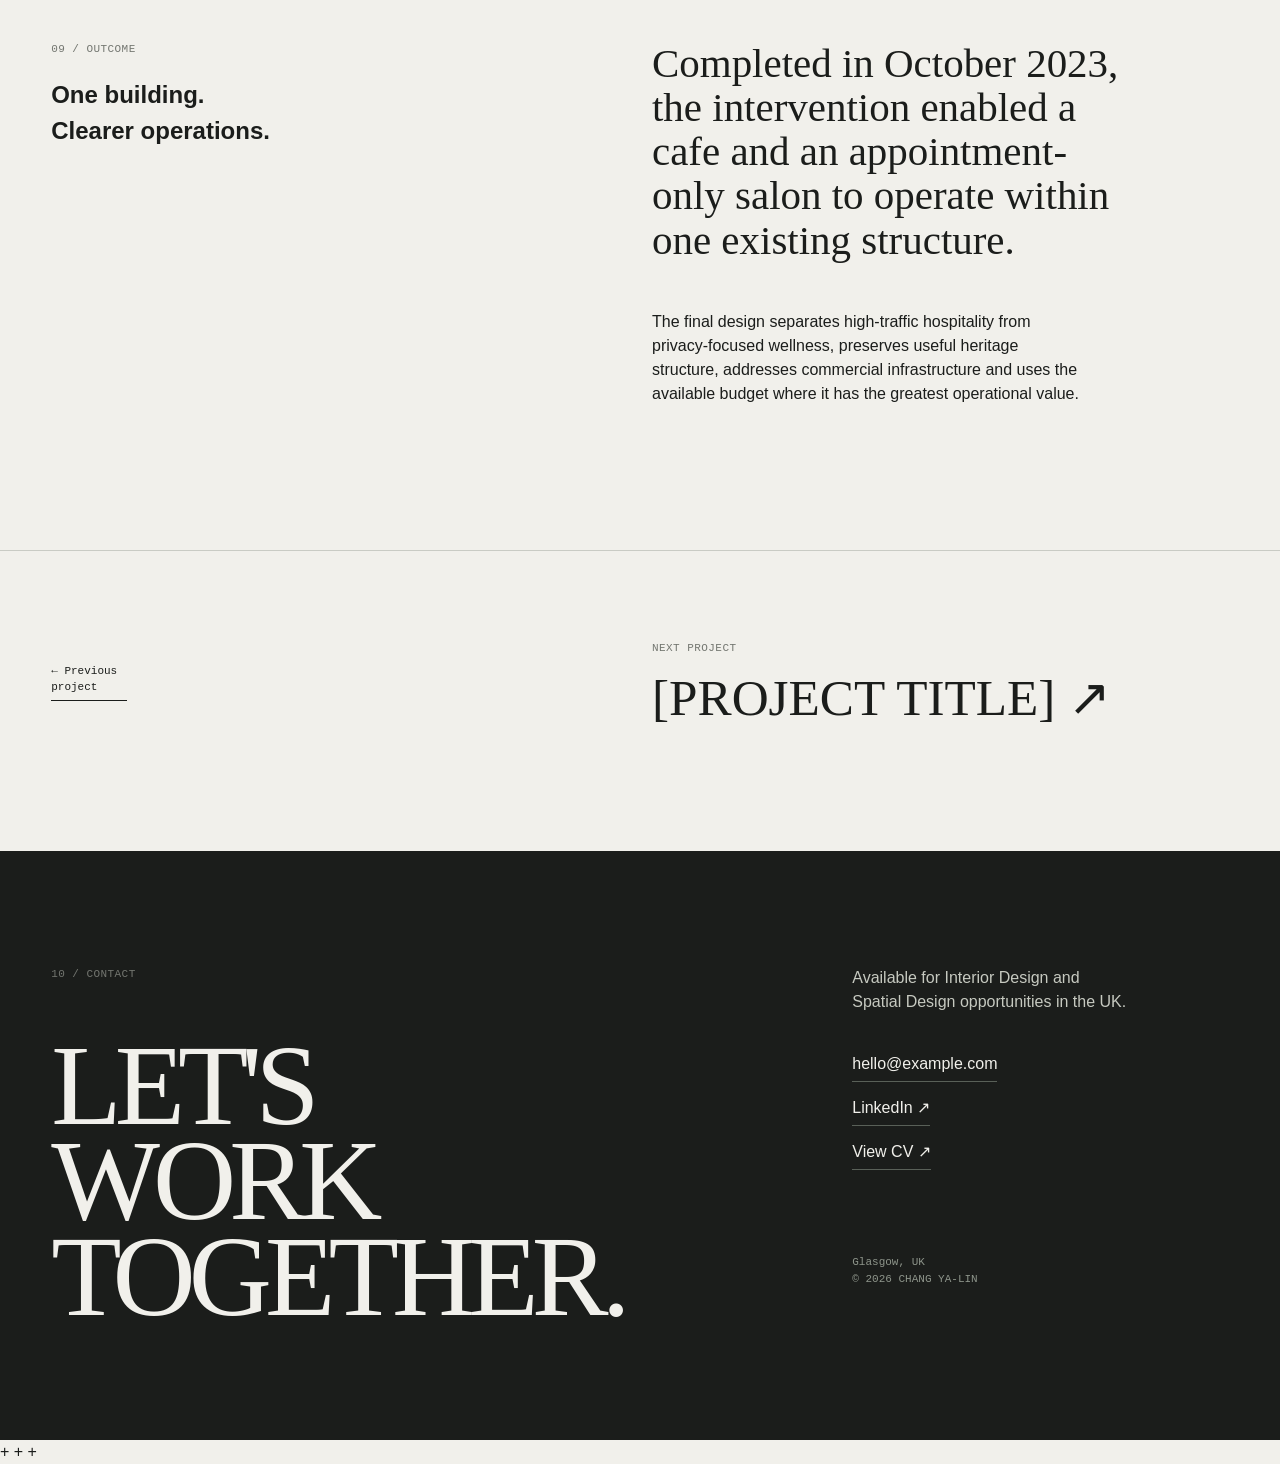
<file: projects/project-02.html>
<!doctype html>
<html lang="en">
<head>
  <meta charset="utf-8">
  <meta name="viewport" content="width=device-width, initial-scale=1">
  <meta name="description" content="Dual-Use Heritage Intervention by Chang Ya-Lin: a completed cafe and salon in Taichung, Taiwan.">
  <title>Dual-Use Heritage Intervention — Chang Ya-Lin</title>
  <link rel="stylesheet" href="../styles.css">
</head>
<body class="project-02-page">
  <a class="skip-link" href="#main-content">Skip to content</a>
  <header class="site-header">
    <a class="wordmark" href="../index.html" aria-label="Chang Ya-Lin home">CHANG YA-LIN</a>
    <button class="menu-toggle" type="button" aria-expanded="false" aria-controls="site-menu">MENU</button>
    <nav class="site-nav" id="site-menu" aria-label="Primary navigation">
      <a href="../work.html">WORK</a><a href="../about.html">ABOUT</a><a href="../cv.html">CV</a><a href="../index.html#contact">CONTACT</a>
    </nav>
  </header>

  <main id="main-content">
    <section class="project-hero page-grid section-rule" aria-labelledby="project-title">
      <p class="eyebrow">02 / COMPLETED PROJECT</p>
      <div class="project-hero-copy">
        <h1 id="project-title">Dual-Use<br>Heritage<br>Intervention</h1>
        <p class="large-copy">Transforming a structurally constrained, aging property into a dual-tenant commercial venue: a high-traffic ground-floor cafe and a serene, appointment-only salon on the first floor.</p>
      </div>
      <div class="project-detail project-facts">
        <span>LOCATION<br><strong>Taichung, Taiwan</strong></span>
        <span>SECTOR<br><strong>Commercial / Hospitality &amp; Wellness</strong></span>
        <span>AREA<br><strong>130 sqm</strong></span>
        <span>BUDGET<br><strong>£37,500</strong></span>
        <span>STATUS<br><strong>Completed October 2023</strong></span>
        <span>SCOPE<br><strong>Concept design, contractor procurement &amp; site supervision</strong></span>
      </div>
      <figure class="project-hero-image project-photo">
        <img src="../images/project-02/hero-image.jpg" alt="Completed cafe entrance and curved facade of the dual-use venue" width="2434" height="1728" fetchpriority="high">
        <figcaption>Completed facade refurbishment: a new glazed shopfront engages the street while retaining the building's heritage character.</figcaption>
      </figure>
    </section>

    <section class="section-rule page-grid project-section" aria-labelledby="challenge-title">
      <div><p class="eyebrow">03 / CONTEXT + CHALLENGE</p><h2 id="challenge-title">One old house.<br>Two businesses.</h2></div>
      <div class="process-content">
        <p class="large-copy">The brief required a fast-paced hospitality environment and a privacy-driven wellness space to operate within one aging property.</p>
        <p>The site was in a residential area, so the design had to address customer circulation, operational separation and noise transmission as well as appearance.</p>
        <p>The original building also lacked the infrastructure required for modern commercial use. The project required a complete MEP overhaul and statutory approvals for a high-voltage supply upgrade.</p>
      </div>
    </section>

    <section class="section-rule page-grid project-section" aria-labelledby="response-title">
      <div><p class="eyebrow">04 / DESIGN RESPONSE</p><h2 id="response-title">Vertical zoning<br>as separation.</h2></div>
      <div class="process-content">
        <p class="large-copy">The ground floor was dedicated to high-turnover hospitality. The first floor became an appointment-only salon, reached through a separate upward route.</p>
        <p>The original staircase was repurposed as a spatial divider, directing salon clients upstairs and eliminating operational cross-overs between the two businesses.</p>
      </div>
    </section>

    <section class="project-gallery section-rule" aria-label="Completed project imagery">
      <figure class="gallery-image gallery-wide project-photo"><img src="../images/project-02/render-view-02.jpg" alt="Ground-floor cafe with timber counter, seating and street-facing glazing" width="2564" height="1632" loading="lazy"><figcaption>Ground floor | The cafe. A warm, efficient front-of-house environment with direct street engagement.</figcaption></figure>
      <figure class="gallery-image gallery-offset project-photo"><img src="../images/project-02/render-view-03.jpg" alt="Cafe seating and quiet lounge area with timber platform and curved partition" width="2570" height="1664" loading="lazy"><figcaption>Material and FF&amp;E strategy: loose furniture, ambient lighting and soft furnishings create atmosphere without relying on costly fixed joinery.</figcaption></figure>
      <figure class="gallery-image gallery-wide project-photo"><img src="../images/project-02/render-view-04.jpg" alt="Private salon treatment room with bed, equipment and filtered daylight" width="2578" height="1664" loading="lazy"><figcaption>First floor | The salon. Acoustic buffering, warm ambient lighting and soft tactile furnishings support a quiet appointment setting.</figcaption></figure>
      <figure class="gallery-image gallery-offset project-photo"><img src="../images/project-02/render-view-05.jpg" alt="Salon treatment room with curved mirror, treatment bed and integrated storage" width="2600" height="1632" loading="lazy"><figcaption>Salon suite: a calm, privacy-focused environment within the retained building footprint.</figcaption></figure>
      <figure class="gallery-image gallery-narrow project-photo"><img src="../images/project-02/render-view-06.jpg" alt="Salon reception with sculptural lighting, display shelving and seating" width="2084" height="2048" loading="lazy"><figcaption>Salon reception: lighting, loose furniture and restrained material choices deliver atmosphere within the project budget.</figcaption></figure>
    </section>

    <section class="section-rule page-grid project-section" aria-labelledby="structure-title">
      <div><p class="eyebrow">05 / STRUCTURE + ACOUSTICS</p><h2 id="structure-title">Retain what works.<br>Strengthen what matters.</h2></div>
      <div class="process-content">
        <p class="large-copy">The existing building structure was used where possible to keep the intervention within a limited budget while maintaining a safe and robust commercial environment.</p>
        <p>Non-load-bearing partitions were demolished to maximize the ground-floor open plan. Steel and timber framing were integrated to stabilize the heritage structure.</p>
        <p>Robust acoustic insulation and considered material choices were used to reduce noise transmission to neighbouring residential properties.</p>
      </div>
    </section>

    <section class="section-rule page-grid project-section" aria-labelledby="delivery-title">
      <div><p class="eyebrow">06 / INFRASTRUCTURE + DELIVERY</p><h2 id="delivery-title">From approval<br>to opening.</h2></div>
      <div class="process-content">
        <p class="large-copy">The project required more than an aesthetic response: it required coordination across infrastructure, procurement, construction and operation.</p>
        <ul class="case-list">
          <li>Secured statutory approvals for high-load commercial equipment.</li>
          <li>Executed a full MEP rewiring with organized cable routing within a strict commercial timeline.</li>
          <li>Mapped service risers and spatial flows through 3D exploded axonometrics.</li>
          <li>Managed contractor procurement and site supervision through end-to-end delivery.</li>
          <li>Coordinated directly with the carpenter, deliveries and owner during the build.</li>
        </ul>
      </div>
    </section>

    <section class="section-rule page-grid project-section" aria-labelledby="budget-title">
      <div><p class="eyebrow">07 / BUDGET + VALUE ENGINEERING</p><h2 id="budget-title">Infrastructure first.<br>Atmosphere through FF&amp;E.</h2></div>
      <div class="process-content">
        <p class="large-copy">With a total budget of £37,500, capital was prioritised where it was essential to operation and compliance.</p>
        <p>Investment went first to the MEP overhaul and high-power electrical upgrade. To build a warm, tactile cafe atmosphere cost-effectively, costly fixed joinery was replaced with layered ambient lighting, loose furniture and soft furnishings.</p>
      </div>
    </section>

    <section class="section-rule page-grid project-section" aria-labelledby="role-title">
      <div><p class="eyebrow">08 / MY ROLE</p><h2 id="role-title">End-to-end<br>delivery.</h2></div>
      <div class="process-content">
        <p class="large-copy">Concept design, contractor procurement and site supervision from the initial spatial strategy through completion.</p>
        <p>I developed the dual-use planning approach, coordinated the infrastructure response, supported statutory approval for the power upgrade, managed procurement and followed the work through delivery with the carpenter, suppliers and owner.</p>
      </div>
    </section>

    <section class="section-rule page-grid project-section" aria-labelledby="outcome-title">
      <div><p class="eyebrow">09 / OUTCOME</p><h2 id="outcome-title">One building.<br>Clearer operations.</h2></div>
      <div class="process-content">
        <p class="large-copy">Completed in October 2023, the intervention enabled a cafe and an appointment-only salon to operate within one existing structure.</p>
        <p>The final design separates high-traffic hospitality from privacy-focused wellness, preserves useful heritage structure, addresses commercial infrastructure and uses the available budget where it has the greatest operational value.</p>
      </div>
    </section>

    <nav class="next-project page-grid section-rule" aria-label="Project navigation">
      <a class="text-link" href="project-01.html">← Previous project</a>
      <a class="next-project-link" href="project-03.html"><span class="eyebrow">NEXT PROJECT</span><strong>[PROJECT TITLE] ↗</strong></a>
    </nav>
  </main>

  <footer class="site-footer" id="contact"><div class="footer-grid page-grid"><div><p class="eyebrow">10 / CONTACT</p><h2>LET'S WORK<br>TOGETHER.</h2></div><div class="footer-contact"><p>Available for Interior Design and Spatial Design opportunities in the UK.</p><a href="mailto:hello@example.com">hello@example.com</a><a href="#">LinkedIn ↗</a><a href="../cv.html">View CV ↗</a><p class="footer-location">Glasgow, UK<br>© 2026 CHANG YA-LIN</p></div></div></footer>
+  <script src="../script.js"></script>
+</body>
+</html>
</file>
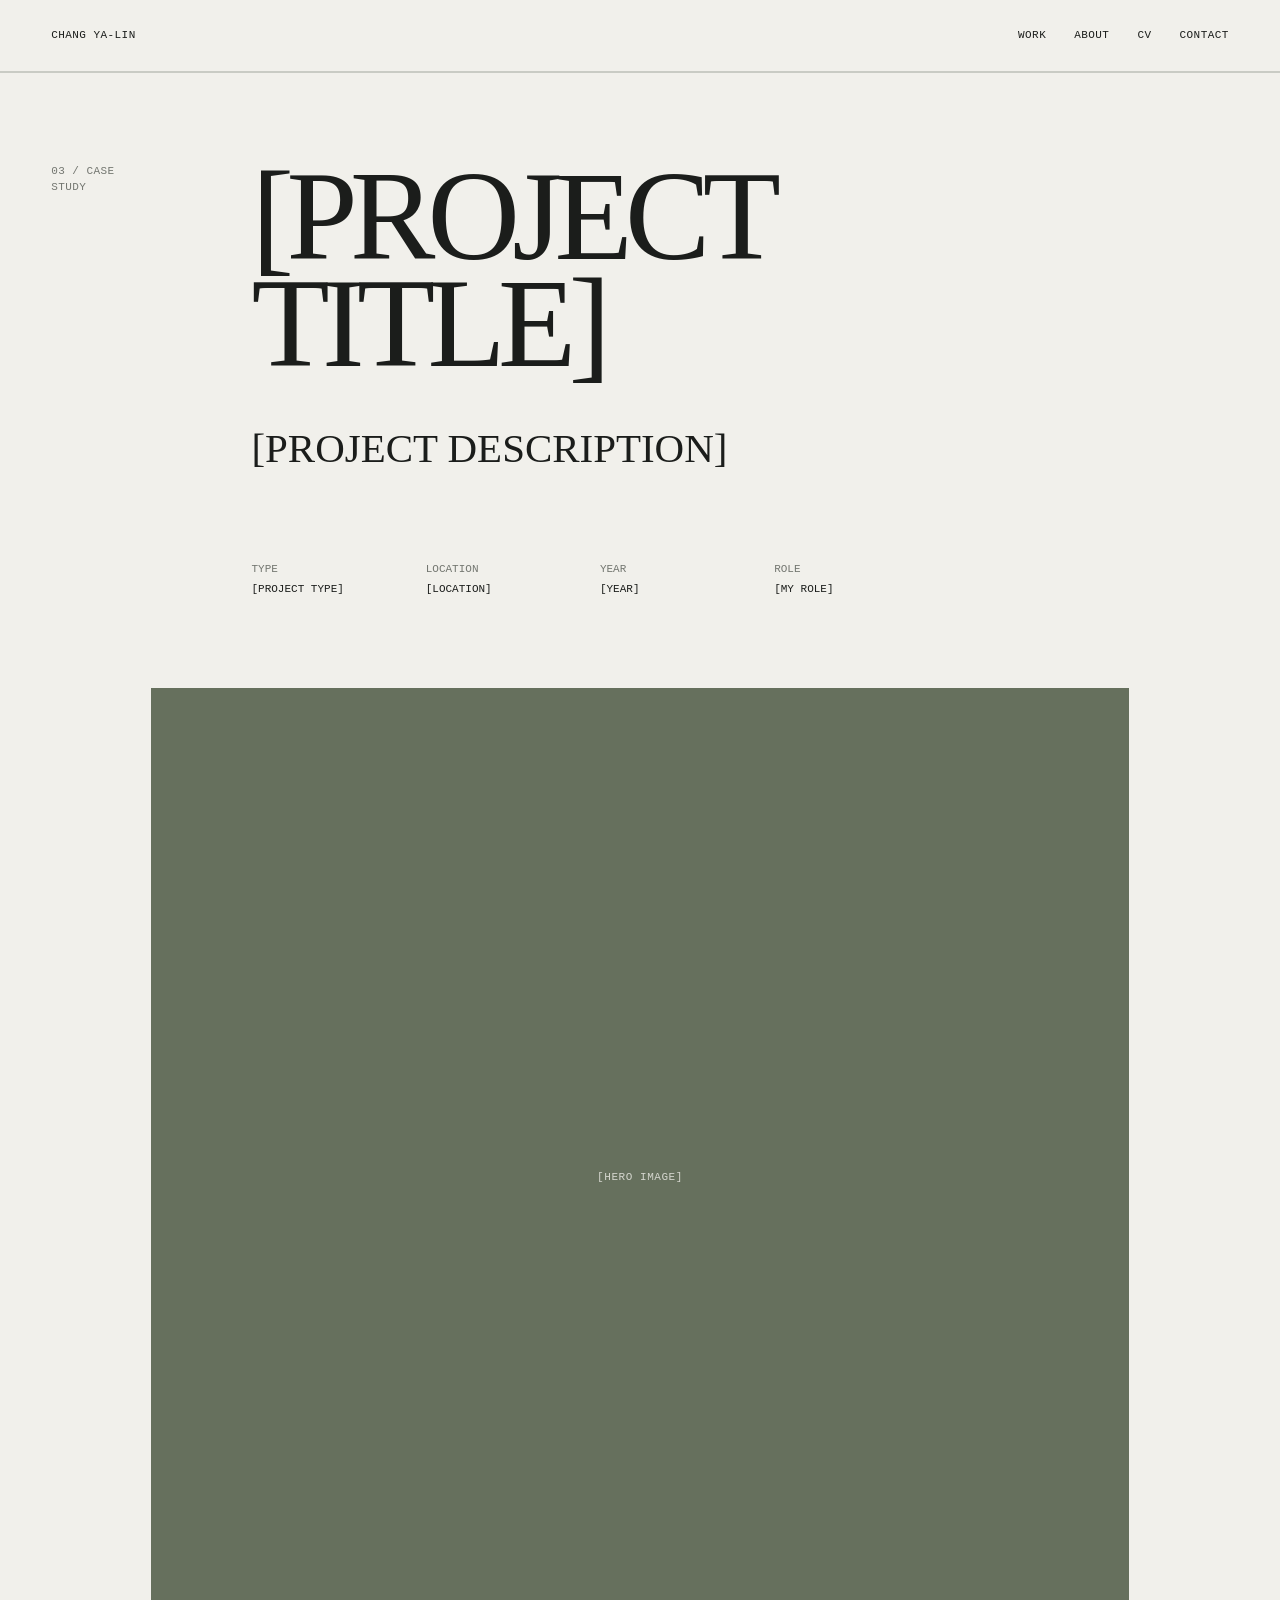
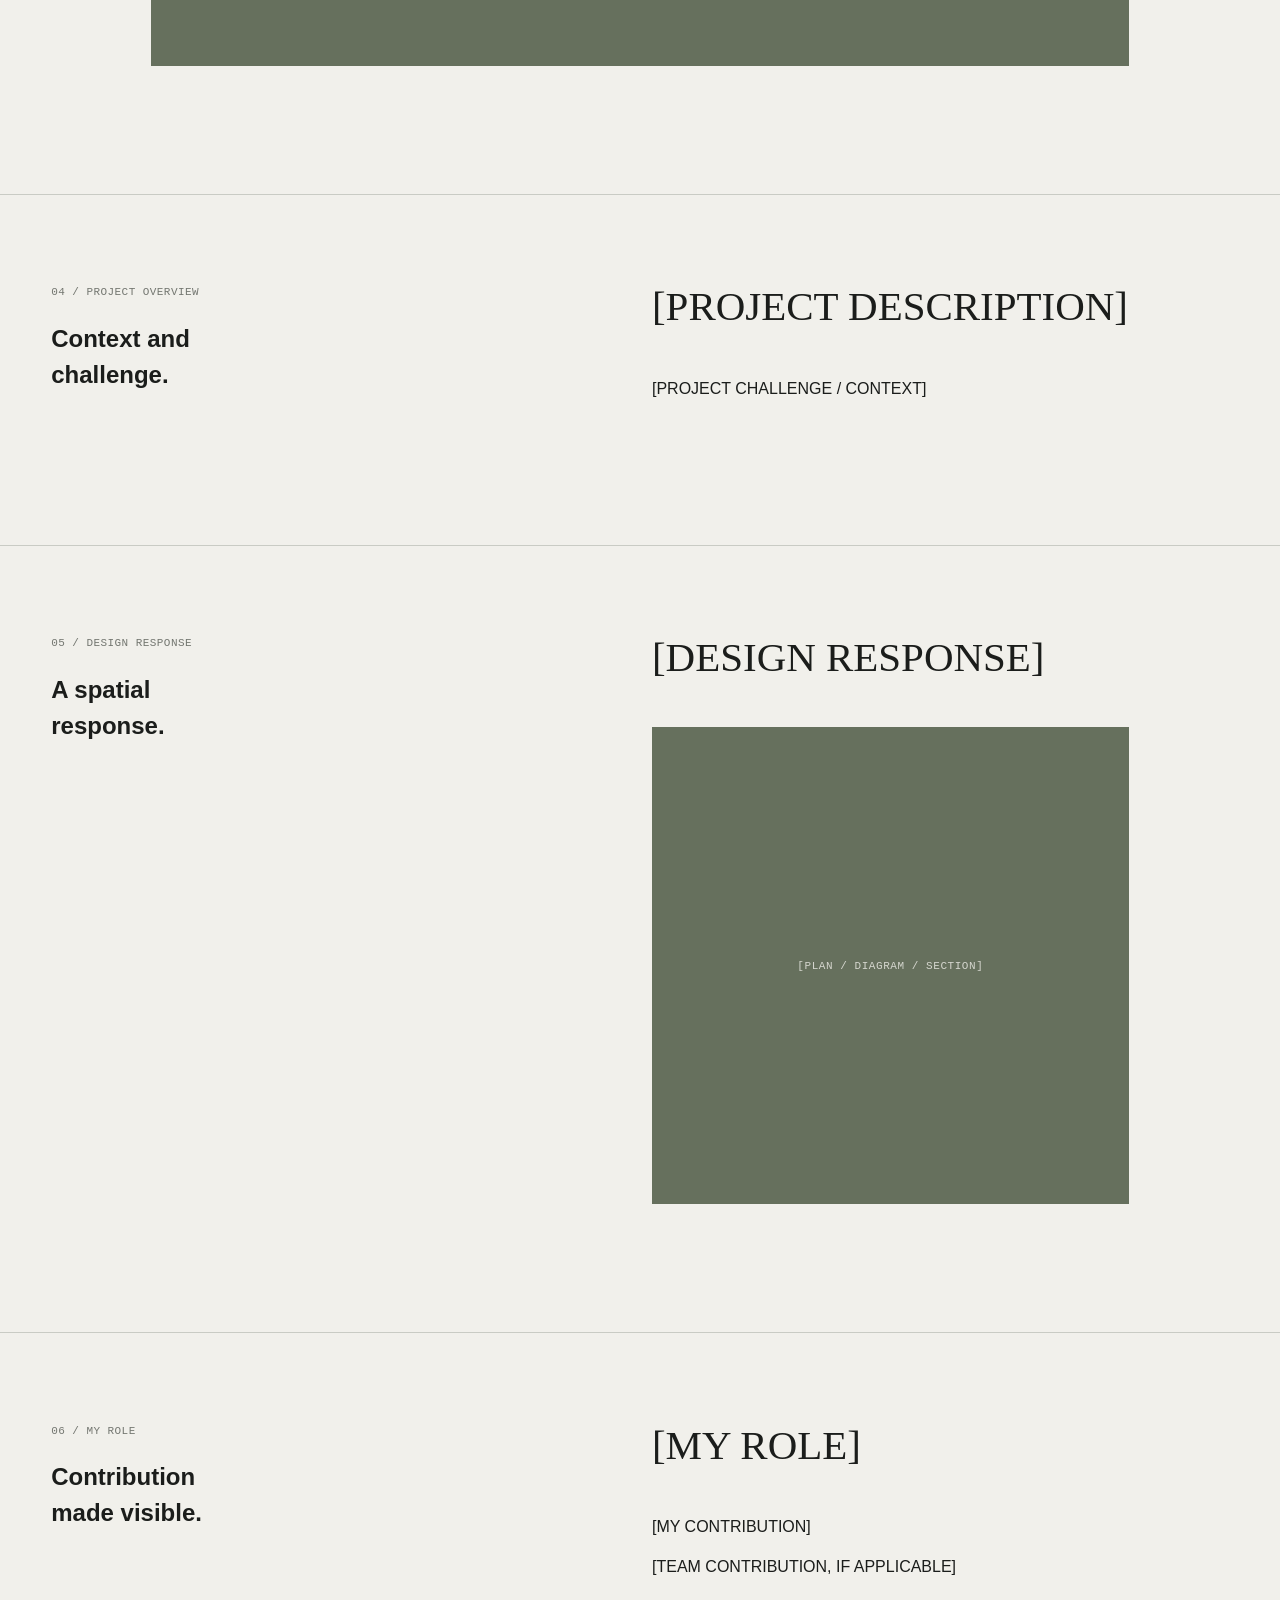
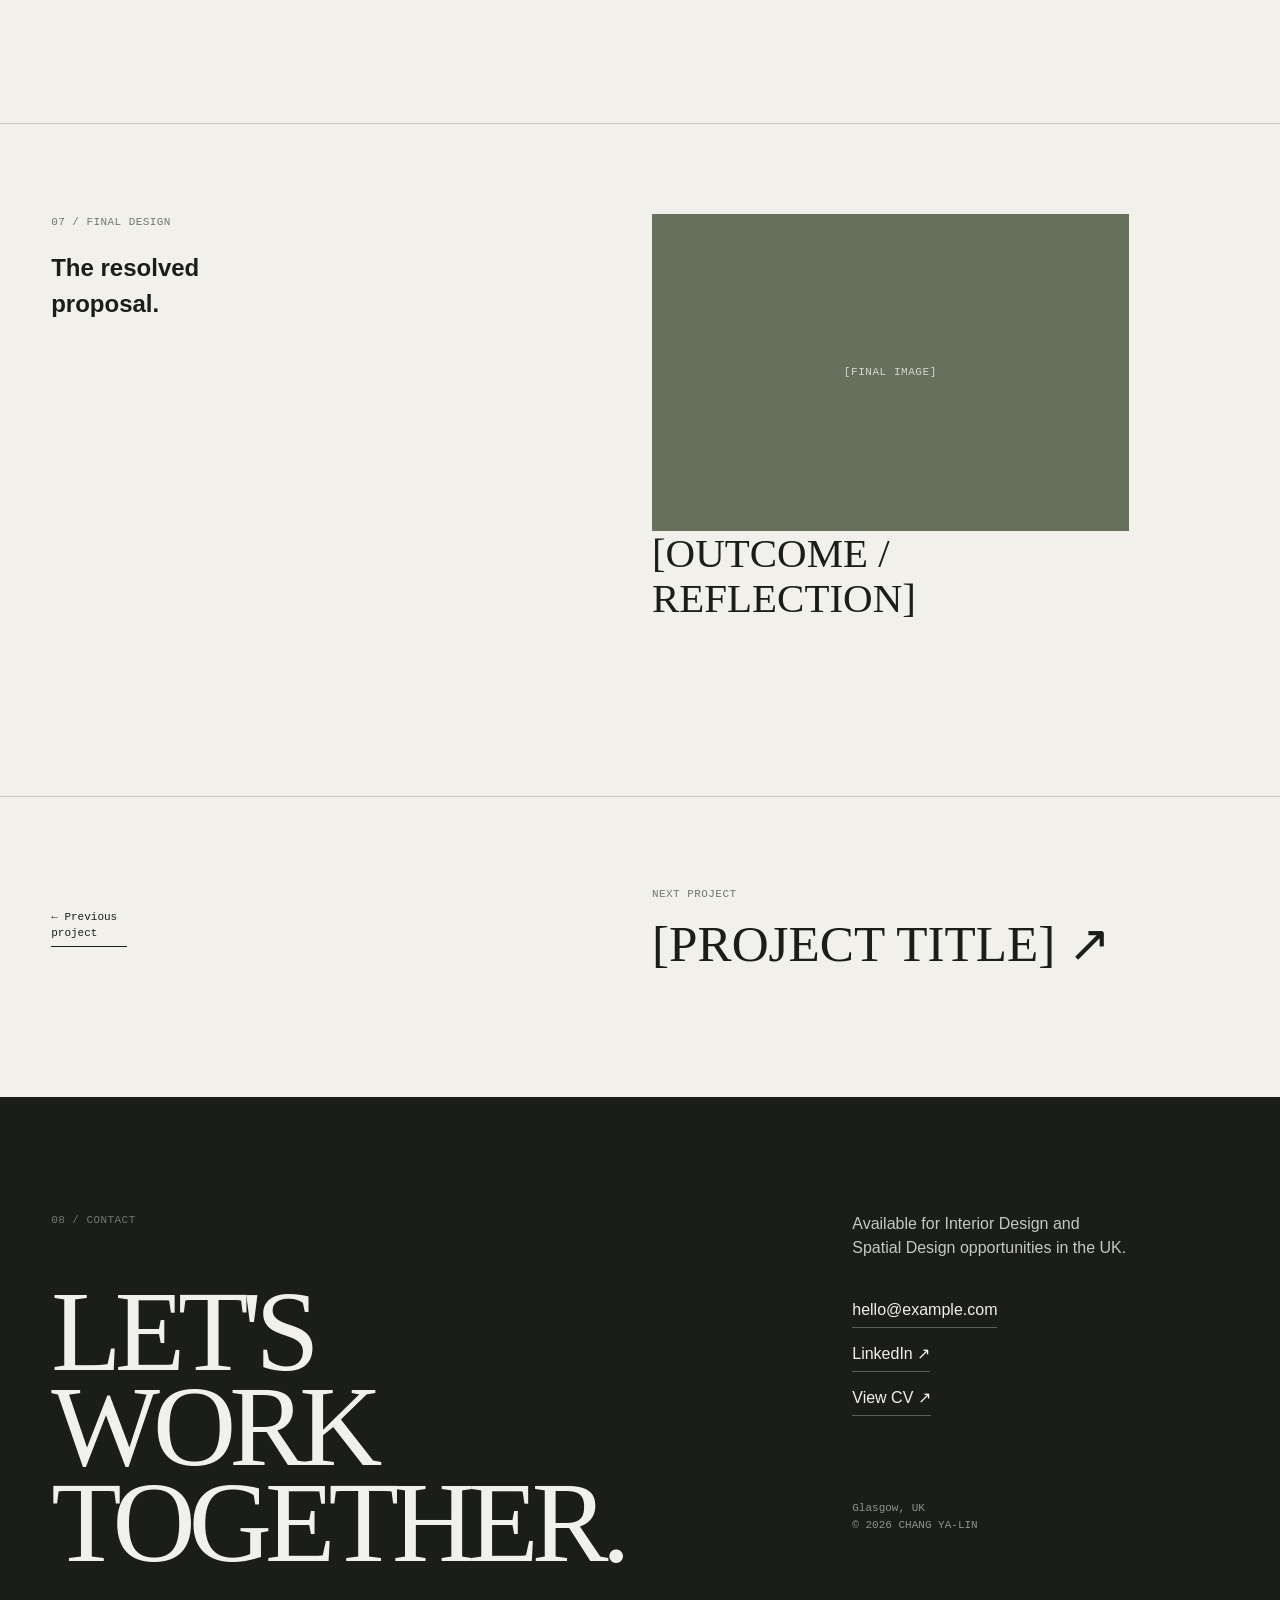
<file: projects/project-03.html>
<!doctype html><html lang="en"><head><meta charset="utf-8"><meta name="viewport" content="width=device-width, initial-scale=1"><meta name="description" content="Project case study placeholder for Chang Ya-Lin."><title>[PROJECT TITLE] — Chang Ya-Lin</title><link rel="stylesheet" href="../styles.css"></head><body><a class="skip-link" href="#main-content">Skip to content</a><header class="site-header"><a class="wordmark" href="../index.html">CHANG YA-LIN</a><button class="menu-toggle" type="button" aria-expanded="false" aria-controls="site-menu">MENU</button><nav class="site-nav" id="site-menu" aria-label="Primary navigation"><a href="../work.html">WORK</a><a href="../about.html">ABOUT</a><a href="../cv.html">CV</a><a href="../index.html#contact">CONTACT</a></nav></header><main id="main-content"><section class="project-hero page-grid section-rule"><p class="eyebrow">03 / CASE STUDY</p><div class="project-hero-copy"><h1>[PROJECT TITLE]</h1><p class="large-copy">[PROJECT DESCRIPTION]</p></div><div class="project-detail"><span>TYPE<br><strong>[PROJECT TYPE]</strong></span><span>LOCATION<br><strong>[LOCATION]</strong></span><span>YEAR<br><strong>[YEAR]</strong></span><span>ROLE<br><strong>[MY ROLE]</strong></span></div><div class="placeholder-image ratio-square project-hero-image"><span>[HERO IMAGE]</span></div></section><section class="section-rule page-grid project-section"><div><p class="eyebrow">04 / PROJECT OVERVIEW</p><h2>Context and<br>challenge.</h2></div><div class="process-content"><p class="large-copy">[PROJECT DESCRIPTION]</p><p>[PROJECT CHALLENGE / CONTEXT]</p></div></section><section class="section-rule page-grid project-section"><div><p class="eyebrow">05 / DESIGN RESPONSE</p><h2>A spatial<br>response.</h2></div><div class="process-content"><p class="large-copy">[DESIGN RESPONSE]</p><div class="placeholder-image ratio-square"><span>[PLAN / DIAGRAM / SECTION]</span></div></div></section><section class="section-rule page-grid project-section"><div><p class="eyebrow">06 / MY ROLE</p><h2>Contribution<br>made visible.</h2></div><div class="process-content"><p class="large-copy">[MY ROLE]</p><p>[MY CONTRIBUTION]</p><p>[TEAM CONTRIBUTION, IF APPLICABLE]</p></div></section><section class="section-rule page-grid project-section"><div><p class="eyebrow">07 / FINAL DESIGN</p><h2>The resolved<br>proposal.</h2></div><div class="process-content"><div class="placeholder-image ratio-landscape"><span>[FINAL IMAGE]</span></div><p class="large-copy">[OUTCOME / REFLECTION]</p></div></section><nav class="next-project page-grid section-rule" aria-label="Project navigation"><a class="text-link" href="project-02.html">← Previous project</a><a class="next-project-link" href="project-04.html"><span class="eyebrow">NEXT PROJECT</span><strong>[PROJECT TITLE] ↗</strong></a></nav></main><footer class="site-footer" id="contact"><div class="footer-grid page-grid"><div><p class="eyebrow">08 / CONTACT</p><h2>LET'S WORK<br>TOGETHER.</h2></div><div class="footer-contact"><p>Available for Interior Design and Spatial Design opportunities in the UK.</p><a href="mailto:hello@example.com">hello@example.com</a><a href="#">LinkedIn ↗</a><a href="../cv.html">View CV ↗</a><p class="footer-location">Glasgow, UK<br>© 2026 CHANG YA-LIN</p></div></div></footer><script src="../script.js"></script></body></html>
</file>
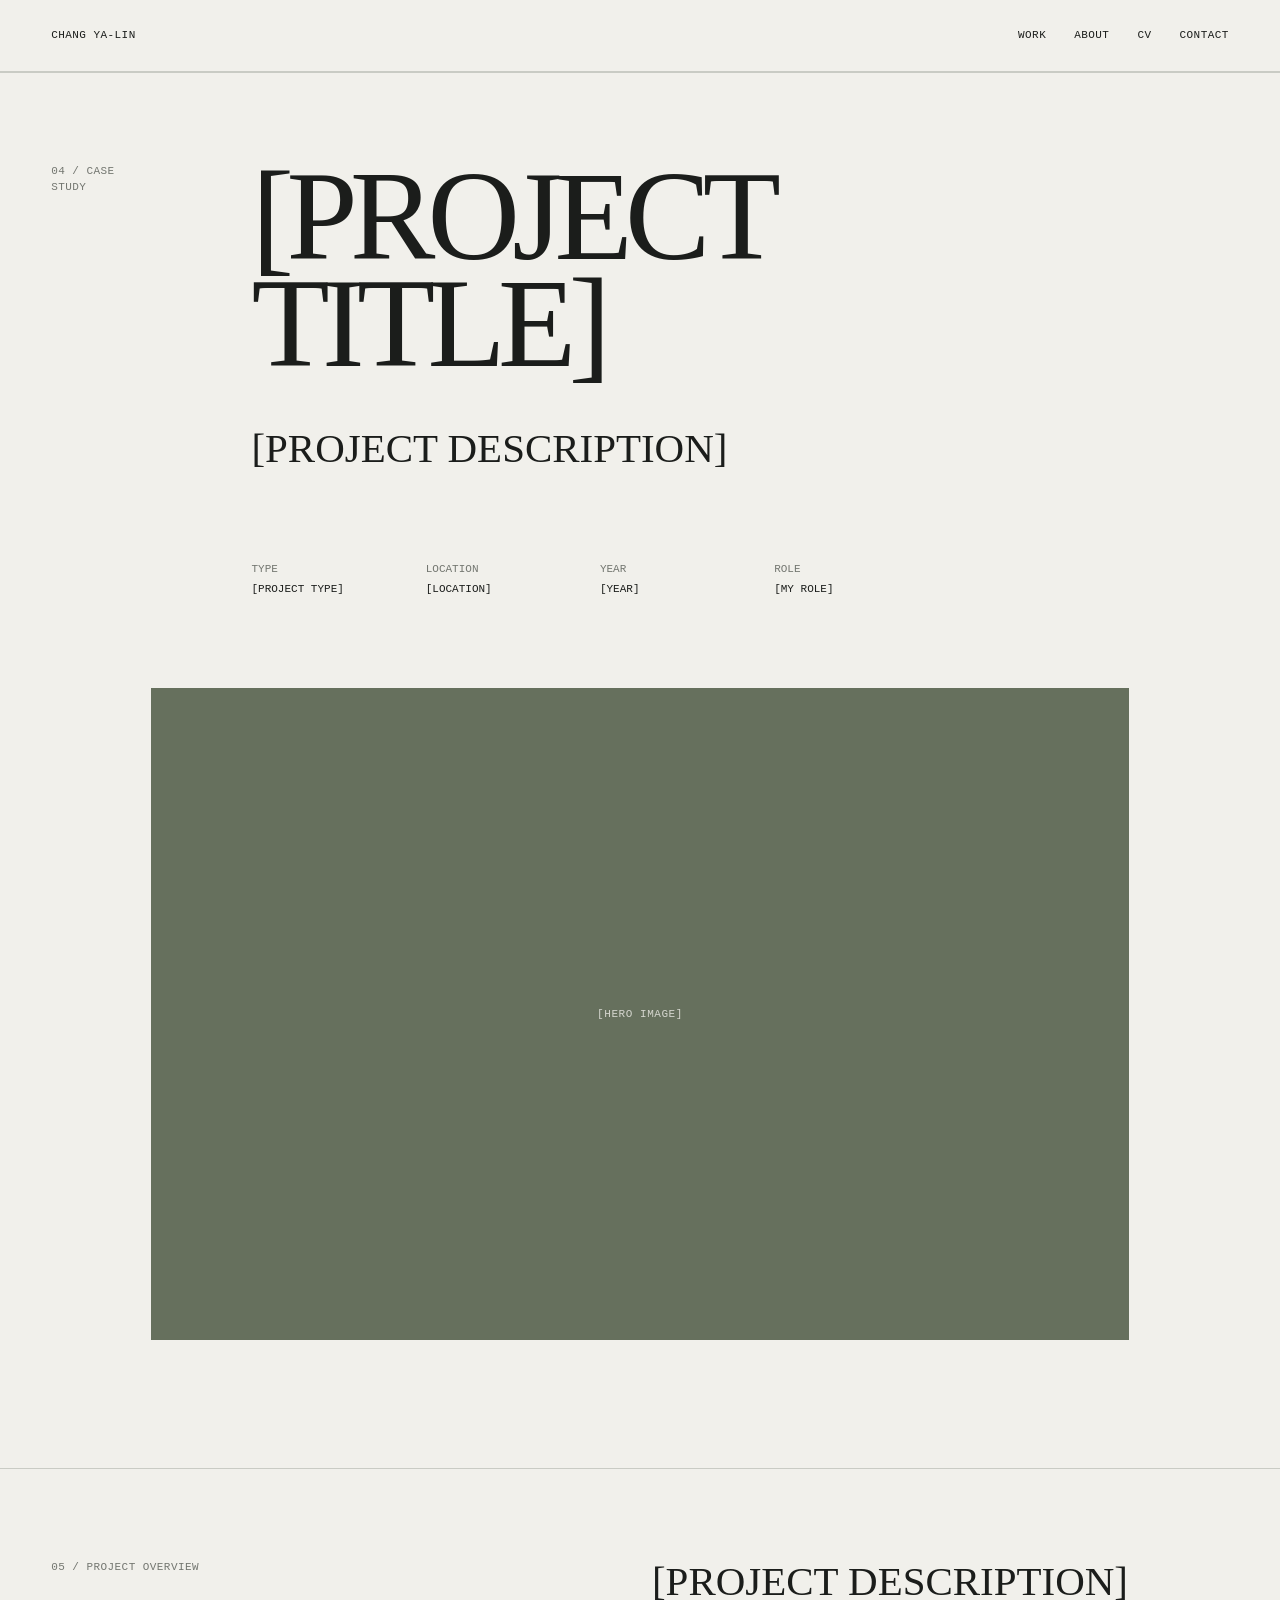
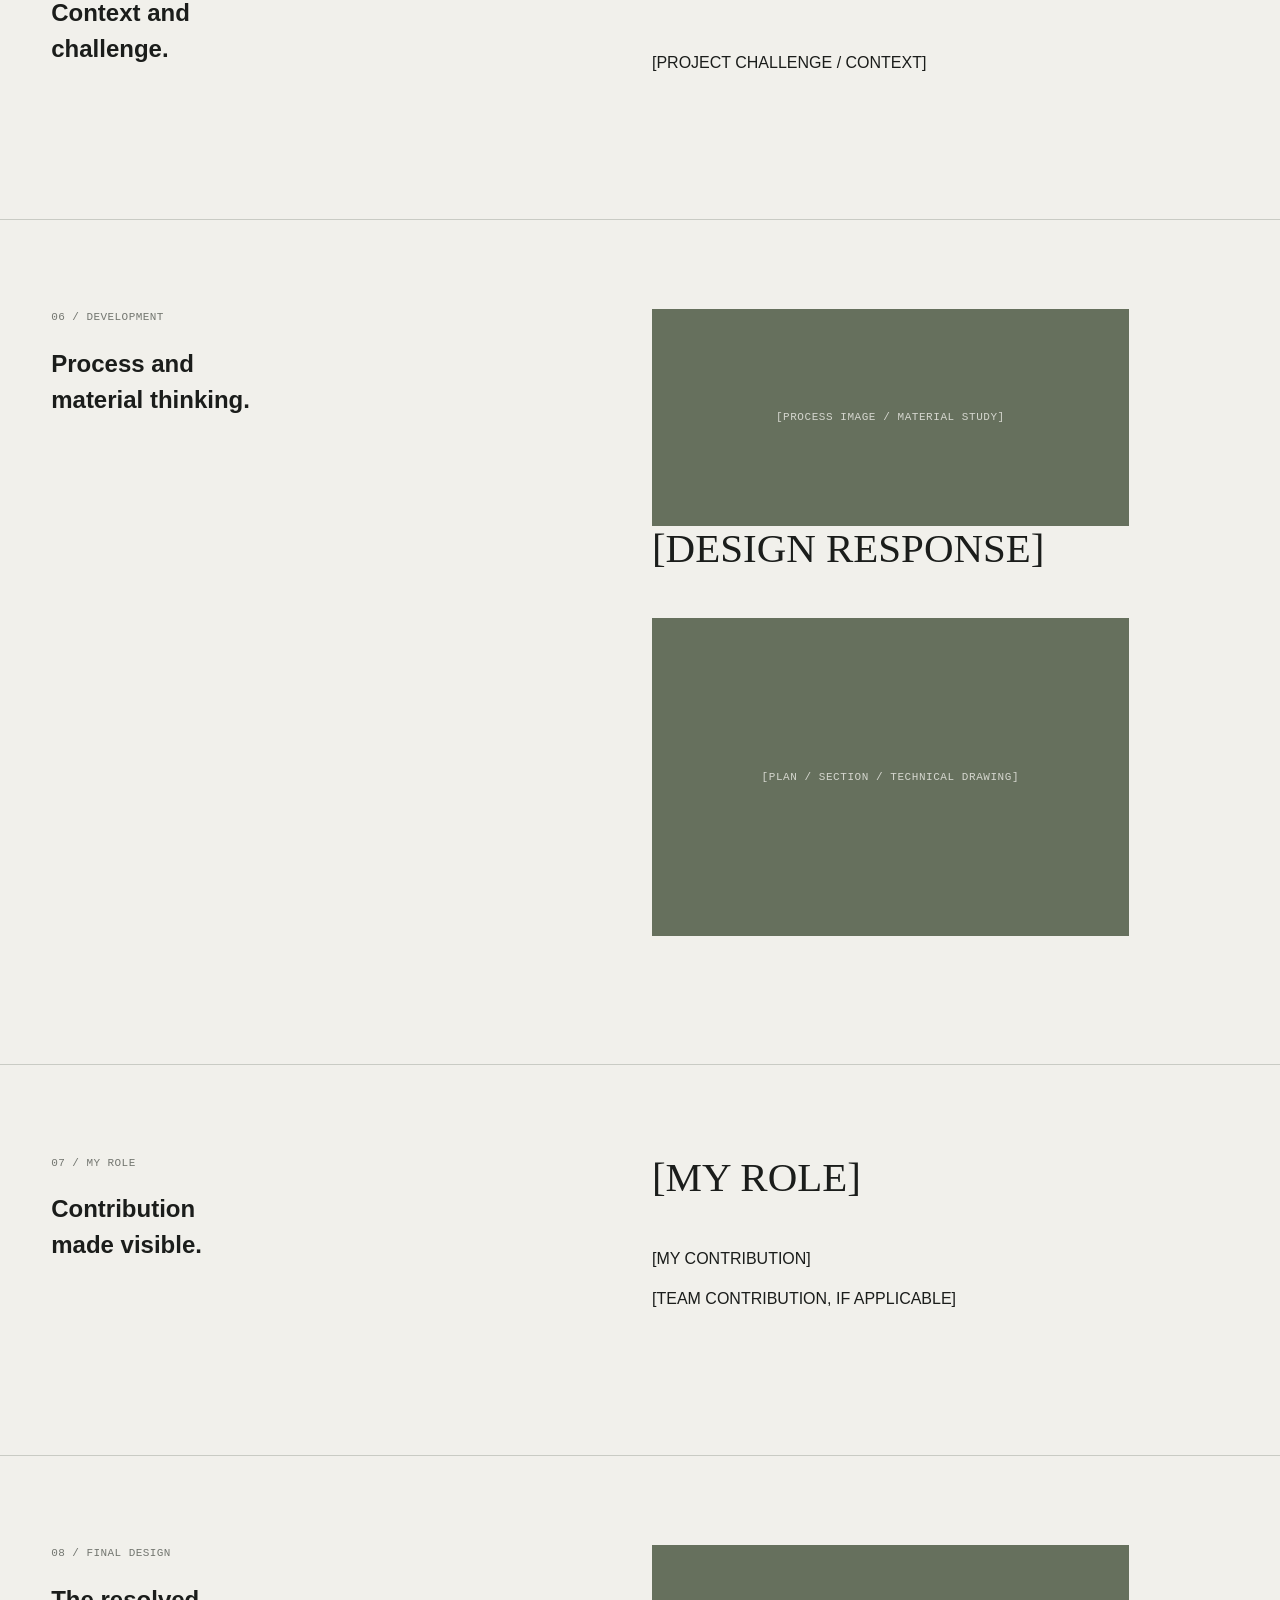
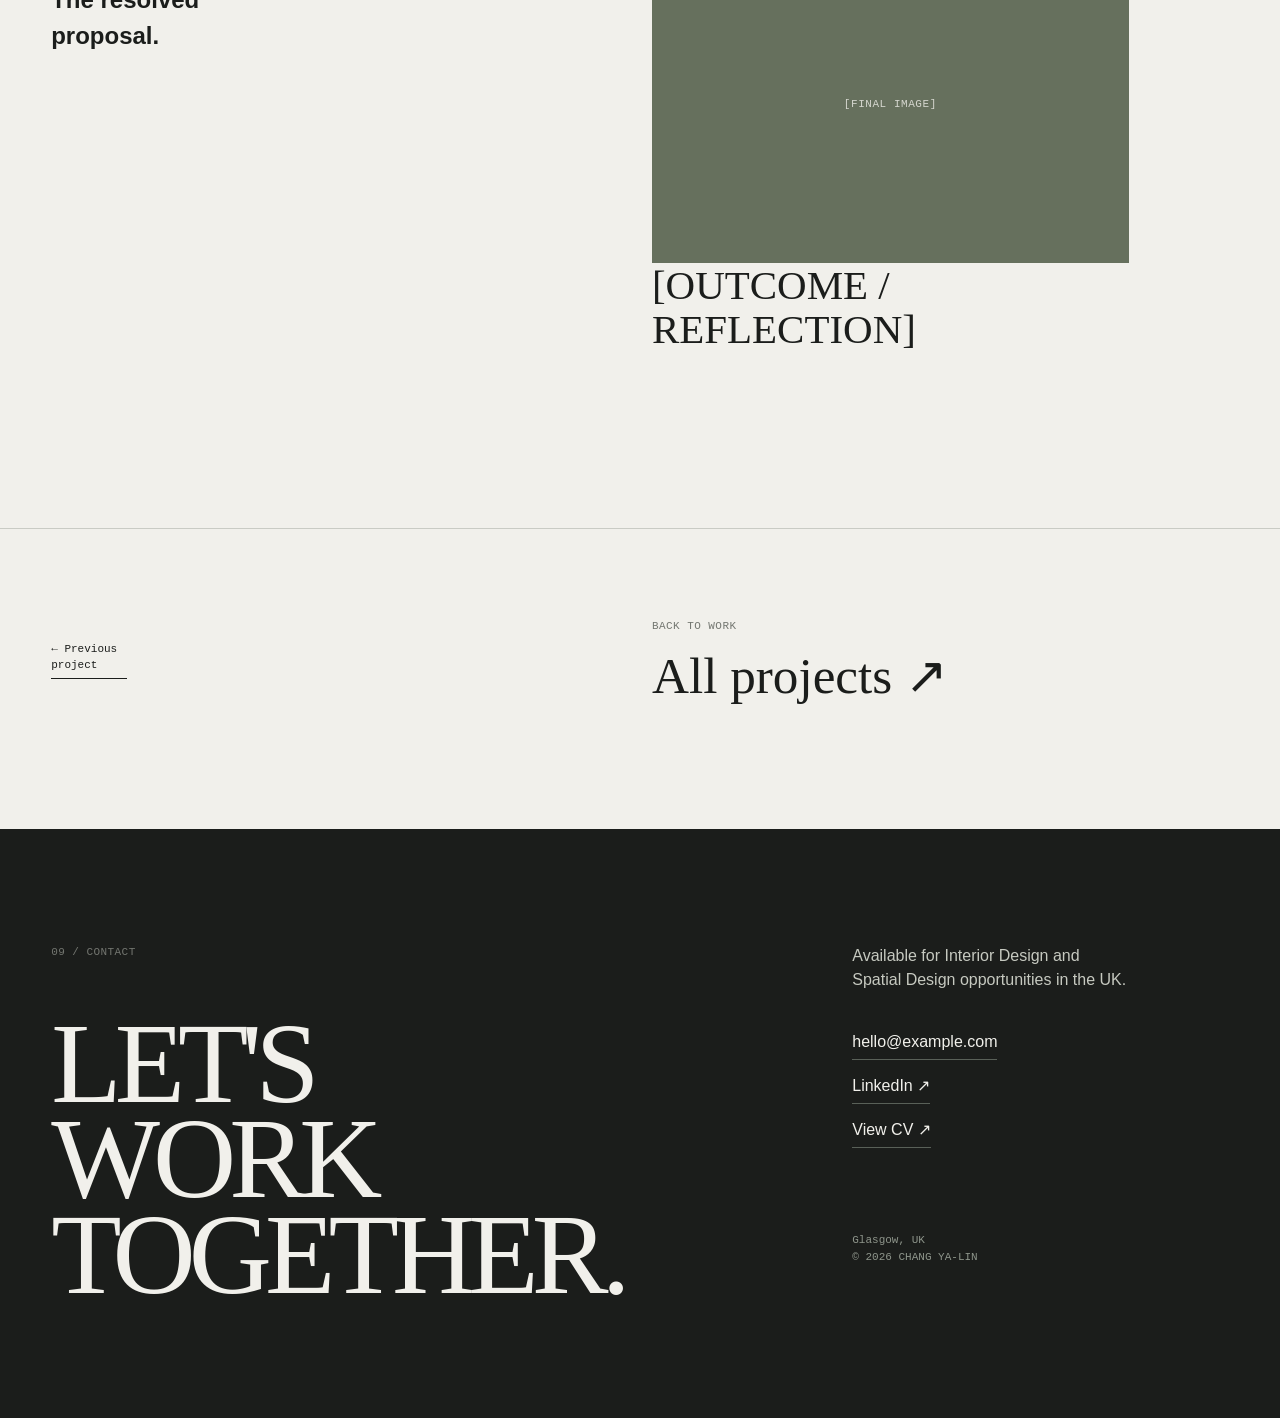
<file: projects/project-04.html>
<!doctype html><html lang="en"><head><meta charset="utf-8"><meta name="viewport" content="width=device-width, initial-scale=1"><meta name="description" content="Project case study placeholder for Chang Ya-Lin."><title>[PROJECT TITLE] — Chang Ya-Lin</title><link rel="stylesheet" href="../styles.css"></head><body><a class="skip-link" href="#main-content">Skip to content</a><header class="site-header"><a class="wordmark" href="../index.html">CHANG YA-LIN</a><button class="menu-toggle" type="button" aria-expanded="false" aria-controls="site-menu">MENU</button><nav class="site-nav" id="site-menu" aria-label="Primary navigation"><a href="../work.html">WORK</a><a href="../about.html">ABOUT</a><a href="../cv.html">CV</a><a href="../index.html#contact">CONTACT</a></nav></header><main id="main-content"><section class="project-hero page-grid section-rule"><p class="eyebrow">04 / CASE STUDY</p><div class="project-hero-copy"><h1>[PROJECT TITLE]</h1><p class="large-copy">[PROJECT DESCRIPTION]</p></div><div class="project-detail"><span>TYPE<br><strong>[PROJECT TYPE]</strong></span><span>LOCATION<br><strong>[LOCATION]</strong></span><span>YEAR<br><strong>[YEAR]</strong></span><span>ROLE<br><strong>[MY ROLE]</strong></span></div><div class="placeholder-image ratio-landscape project-hero-image"><span>[HERO IMAGE]</span></div></section><section class="section-rule page-grid project-section"><div><p class="eyebrow">05 / PROJECT OVERVIEW</p><h2>Context and<br>challenge.</h2></div><div class="process-content"><p class="large-copy">[PROJECT DESCRIPTION]</p><p>[PROJECT CHALLENGE / CONTEXT]</p></div></section><section class="section-rule page-grid project-section"><div><p class="eyebrow">06 / DEVELOPMENT</p><h2>Process and<br>material thinking.</h2></div><div class="process-content"><div class="placeholder-image ratio-wide"><span>[PROCESS IMAGE / MATERIAL STUDY]</span></div><p class="large-copy">[DESIGN RESPONSE]</p><div class="placeholder-image ratio-landscape"><span>[PLAN / SECTION / TECHNICAL DRAWING]</span></div></div></section><section class="section-rule page-grid project-section"><div><p class="eyebrow">07 / MY ROLE</p><h2>Contribution<br>made visible.</h2></div><div class="process-content"><p class="large-copy">[MY ROLE]</p><p>[MY CONTRIBUTION]</p><p>[TEAM CONTRIBUTION, IF APPLICABLE]</p></div></section><section class="section-rule page-grid project-section"><div><p class="eyebrow">08 / FINAL DESIGN</p><h2>The resolved<br>proposal.</h2></div><div class="process-content"><div class="placeholder-image ratio-landscape"><span>[FINAL IMAGE]</span></div><p class="large-copy">[OUTCOME / REFLECTION]</p></div></section><nav class="next-project page-grid section-rule" aria-label="Project navigation"><a class="text-link" href="project-03.html">← Previous project</a><a class="next-project-link" href="../work.html"><span class="eyebrow">BACK TO WORK</span><strong>All projects ↗</strong></a></nav></main><footer class="site-footer" id="contact"><div class="footer-grid page-grid"><div><p class="eyebrow">09 / CONTACT</p><h2>LET'S WORK<br>TOGETHER.</h2></div><div class="footer-contact"><p>Available for Interior Design and Spatial Design opportunities in the UK.</p><a href="mailto:hello@example.com">hello@example.com</a><a href="#">LinkedIn ↗</a><a href="../cv.html">View CV ↗</a><p class="footer-location">Glasgow, UK<br>© 2026 CHANG YA-LIN</p></div></div></footer><script src="../script.js"></script></body></html>
</file>
<file: styles.css>
.featured-image img,.project-image img{display:block;width:100%;height:100%;object-fit:cover}
 .brand-pdf-image{display:block;width:100%;height:100%;object-fit:cover;background:#fff}.pdf-render-frame{position:relative;overflow:hidden;isolation:isolate;background:#ece9e1;aspect-ratio:1.7;min-height:360px;border:1px solid var(--line)}.pdf-render-detail{aspect-ratio:1.5;min-height:0}.pdf-redaction{display:none}
 .pdf-render-frame{position:relative;overflow:hidden;isolation:isolate;background:#ece9e1;aspect-ratio:1.7;min-height:360px;border:1px solid var(--line)}.pdf-render{position:absolute;inset:0;width:100%;height:100%;border:0;background:#fff}.pdf-render-rotated{width:100%;height:100%;transform:rotate(90deg) scale(1.02);transform-origin:center}.pdf-redaction{position:absolute;z-index:2;left:42%;top:37%;width:19%;height:8%;background:rgba(241,240,235,.86);backdrop-filter:blur(12px);box-shadow:0 0 0 1px rgba(27,29,27,.12)}.pdf-redaction:after{content:'ABSTRACT MARK';position:absolute;inset:0;display:grid;place-items:center;color:var(--muted);font:9px var(--mono);letter-spacing:.08em}.pdf-render-detail{aspect-ratio:1.5;min-height:0}.pdf-render-detail .pdf-redaction{left:42%;top:37%;width:18%;height:8%}
@import url('https://fonts.googleapis.com/css2?family=DM+Mono:wght@400;500&family=Manrope:wght@400;500;600;700&family=Newsreader:opsz,wght@6..72,400;6..72,500&display=swap');
:root{--paper:#f1f0eb;--ink:#1b1d1b;--muted:#737670;--line:#c9cbc4;--clay:#a45d43;--moss:#66705d;--pad:clamp(20px,4vw,64px);--sans:'Manrope',sans-serif;--mono:'DM Mono',monospace;--serif:'Newsreader',serif}
*{box-sizing:border-box}html{scroll-behavior:smooth}body{margin:0;background:var(--paper);color:var(--ink);font-family:var(--sans);font-size:16px;line-height:1.5}a{color:inherit;text-decoration:none}button{font:inherit;color:inherit;background:none;border:0;cursor:pointer}.skip-link{position:absolute;left:16px;top:-60px;background:var(--ink);color:var(--paper);padding:12px 16px;z-index:10}.skip-link:focus{top:16px}.site-header{height:72px;padding:0 var(--pad);display:flex;align-items:center;justify-content:space-between;border-bottom:1px solid var(--line);position:relative;z-index:5;background:var(--paper)}.wordmark,.site-nav,.menu-toggle,.eyebrow,.project-meta,.experience-row,.capability-list{font-family:var(--mono);font-size:11px;letter-spacing:.04em}.wordmark{font-weight:500}.site-nav{display:flex;gap:28px}.site-nav a,.wordmark,.text-link,.footer-contact a{transition:color .25s ease}.site-nav a:hover,.wordmark:hover,.text-link:hover,.footer-contact a:hover{color:var(--clay)}.menu-toggle{display:none}.page-grid{display:grid;grid-template-columns:repeat(12,1fr);gap:24px;padding-left:var(--pad);padding-right:var(--pad)}.eyebrow{color:var(--muted);margin:0}.hero{min-height:calc(100vh - 72px);padding-top:clamp(64px,11vh,150px);padding-bottom:clamp(48px,8vh,110px);align-content:start;position:relative}.hero-index{grid-column:1/3}.hero-copy{grid-column:3/10}.hero h1{font-size:clamp(76px,12vw,190px);line-height:.82;letter-spacing:-.075em;font-weight:500;margin:0 0 52px}.hero-role{font-size:clamp(20px,2.1vw,30px);line-height:1.08;margin:0}.hero-location{color:var(--clay);font-family:var(--mono);font-size:11px;margin-top:18px}.hero-intro{grid-column:9/13;align-self:end;max-width:270px;margin:0 0 8px;font-family:var(--serif);font-size:clamp(21px,2.2vw,31px);line-height:1.05}.hero-link{grid-column:3/5;align-self:end;margin-top:70px}.text-link{display:inline-flex;gap:10px;align-items:center;border-bottom:1px solid currentColor;padding-bottom:4px;font-family:var(--mono);font-size:11px}.section-rule{border-top:1px solid var(--line);padding-top:clamp(52px,7vw,100px);padding-bottom:clamp(72px,10vw,150px)}.section-heading{margin-bottom:clamp(48px,7vw,96px)}.section-heading .eyebrow{grid-column:1/3}.section-heading h2{grid-column:3/10}.section-heading h2,.process-section h2,.experience-section h2,.about-preview h2{font-family:var(--serif);font-size:clamp(40px,5.2vw,78px);font-weight:400;line-height:.98;letter-spacing:-.035em;margin:0}.project-list{display:grid;grid-template-columns:repeat(12,1fr);gap:clamp(54px,9vw,150px) 24px;padding:0 var(--pad)}.project{display:block}.project-wide{grid-column:2/11}.project-offset{grid-column:8/12}.project-mid{grid-column:2/7}.project-closing{grid-column:3/12}.placeholder-image{background:var(--moss);display:flex;align-items:center;justify-content:center;color:var(--paper);text-align:center;transition:transform .5s cubic-bezier(.2,.7,.2,1),background .3s ease;font-family:var(--mono);font-size:11px;letter-spacing:.05em}.placeholder-image span{opacity:.8}.placeholder-image small{color:#d4d8cc;font-size:9px}.project:hover .placeholder-image{transform:scale(.985);background:var(--clay)}.ratio-landscape{aspect-ratio:1.5}.ratio-portrait{aspect-ratio:.77}.ratio-square{aspect-ratio:1}.ratio-wide{aspect-ratio:2.2}.project-meta{display:flex;justify-content:space-between;gap:20px;padding-top:13px;color:var(--muted)}.project-meta span:first-child{color:var(--ink)}.section-action{padding:70px var(--pad) 0;text-align:center}.process-section>div:first-child{grid-column:1/5}.process-content{grid-column:7/12}.large-copy{font-family:var(--serif);font-size:clamp(25px,3.2vw,46px);line-height:1.08;margin:0 0 48px}.capability-list{display:grid;grid-template-columns:1fr 1fr;border-top:1px solid var(--line);margin-bottom:48px}.capability-list span{padding:12px 0;border-bottom:1px solid var(--line)}.process-visual{background:var(--clay);color:var(--paper)}.experience-section>div:first-child{grid-column:1/5}.experience-list{grid-column:7/13}.experience-row{display:grid;grid-template-columns:1fr 1.1fr 1.2fr;gap:20px;border-top:1px solid var(--line);padding:18px 0;color:var(--muted)}.experience-row strong{color:var(--ink);font-weight:500}.about-preview>div:first-child{grid-column:1/5}.about-preview>div:last-child{grid-column:7/11}.about-preview .text-link{margin-top:35px}.site-footer{background:var(--ink);color:var(--paper);padding:clamp(64px,9vw,130px) 0}.footer-grid>div:first-child{grid-column:1/7}.footer-grid h2{font-family:var(--serif);font-weight:400;font-size:clamp(64px,9vw,135px);line-height:.83;letter-spacing:-.06em;margin:55px 0 0}.footer-contact{grid-column:9/13;display:flex;flex-direction:column;align-items:flex-start;gap:14px}.footer-contact p{max-width:280px;margin:0 0 24px;color:#c6c9c0}.footer-contact a{border-bottom:1px solid #596058;padding-bottom:5px}.footer-contact .footer-location{margin-top:70px;color:#8e958b;font-family:var(--mono);font-size:11px}
@media(max-width:1023px){.page-grid{grid-template-columns:repeat(8,1fr)}.hero-copy{grid-column:2/8}.hero-intro{grid-column:5/9}.hero-link{grid-column:2/4}.section-heading .eyebrow,.process-section>div:first-child,.experience-section>div:first-child,.about-preview>div:first-child{grid-column:1/3}.section-heading h2{grid-column:3/9}.project-list{grid-template-columns:repeat(8,1fr)}.project-wide{grid-column:1/8}.project-offset{grid-column:5/9}.project-mid{grid-column:1/5}.project-closing{grid-column:2/9}.process-content,.experience-list{grid-column:4/9}.about-preview>div:last-child{grid-column:4/8}.footer-grid>div:first-child{grid-column:1/5}.footer-contact{grid-column:6/9}}
@media(max-width:767px){.site-header{height:64px}.menu-toggle{display:block;position:relative;z-index:2}.site-nav{position:absolute;inset:64px 0 auto 0;min-height:calc(100vh - 64px);background:var(--ink);color:var(--paper);display:flex;flex-direction:column;align-items:flex-start;gap:22px;padding:30px var(--pad);font-size:22px;transform:translateY(-120%);transition:transform .35s ease}.site-nav.is-open{transform:translateY(0)}.page-grid{grid-template-columns:repeat(4,1fr);gap:16px}.hero{min-height:calc(100svh - 64px);padding-top:48px;padding-bottom:42px}.hero-index{grid-column:1/5}.hero-copy{grid-column:1/5}.hero h1{font-size:clamp(72px,22vw,120px);margin:45px 0 36px;line-height:.8}.hero-role{font-size:25px}.hero-intro{grid-column:1/4;align-self:auto;font-size:25px;margin-top:54px}.hero-link{grid-column:1/5;align-self:auto;margin-top:54px}.section-rule{padding-top:52px;padding-bottom:72px}.section-heading{margin-bottom:48px}.section-heading .eyebrow,.section-heading h2,.process-section>div:first-child,.process-content,.experience-section>div:first-child,.experience-list,.about-preview>div:first-child,.about-preview>div:last-child{grid-column:1/5}.section-heading h2,.process-section h2,.experience-section h2,.about-preview h2{font-size:47px;margin-top:28px}.project-list{grid-template-columns:repeat(4,1fr);gap:64px 16px;padding:0 var(--pad)}.project-wide,.project-offset,.project-mid,.project-closing{grid-column:1/5}.project-offset,.project-mid{width:100%}.project-meta{display:block;line-height:1.8}.project-meta span{display:block}.section-action{padding-top:56px}.process-content{margin-top:34px}.large-copy{font-size:30px;margin-bottom:38px}.capability-list{margin-bottom:38px}.ratio-wide{aspect-ratio:1.25}.experience-list,.about-preview>div:last-child{margin-top:8px}.experience-row{grid-template-columns:1fr 1fr;gap:10px 16px}.experience-row span:last-child{grid-column:2}.footer-grid>div:first-child,.footer-contact{grid-column:1/5}.footer-grid h2{font-size:76px;margin-top:42px}.footer-contact{margin-top:68px}.footer-contact .footer-location{margin-top:54px}}
@media(max-width:767px){.footer-grid h2{font-size:clamp(52px,14vw,58px)}}

/* Project 01 real-project layout */
.project-01-real{background:var(--paper);color:var(--ink)}
.real-hero{padding-bottom:clamp(64px,9vw,140px)}
.real-hero-image{position:relative;min-height:min(72vh,820px);margin:0 var(--pad);overflow:hidden;background:#d1c7b8}
.real-hero-day,.real-hero-night{position:absolute;inset:0;background-position:center;background-size:cover;transition:opacity .8s ease,transform 1.2s ease}
.real-hero-day{background-image:url('images/project-01/render-view-01.jpg');opacity:1}
.real-hero-night{background-image:url('images/project-01/render-view-02.jpg');opacity:0}
.real-hero-image:hover .real-hero-day{opacity:0;transform:scale(1.02)}
.real-hero-image:hover .real-hero-night{opacity:1;transform:scale(1.02)}
.real-hero-label{position:absolute;right:18px;bottom:16px;color:#fff;font:11px var(--mono);letter-spacing:.04em;text-shadow:0 1px 8px rgba(0,0,0,.45);opacity:.8}
.real-intro{padding-top:clamp(42px,7vw,100px);row-gap:28px}
.real-intro>.eyebrow{grid-column:1/3}.real-title{grid-column:3/9}.real-title h1{font-family:var(--serif);font-size:clamp(64px,9vw,142px);font-weight:400;line-height:.82;letter-spacing:-.06em;margin:0 0 48px}.real-title .large-copy{max-width:620px}.real-facts{grid-column:10/13;display:grid;grid-template-columns:1fr;gap:22px;margin:0;font:11px/1.55 var(--mono)}.real-facts div{border-top:1px solid var(--line);padding-top:10px}.real-facts dt{color:var(--muted);font-size:10px}.real-facts dd{margin:5px 0 0;color:var(--ink)}
.real-section{grid-template-columns:repeat(12,1fr);gap:clamp(34px,5vw,80px);padding-top:clamp(90px,13vw,190px);padding-bottom:clamp(90px,13vw,190px)}.real-section-heading{grid-column:1/5;align-self:start}.real-section-heading h2{font-family:var(--serif);font-size:clamp(44px,5vw,78px);font-weight:400;line-height:.9;letter-spacing:-.045em;margin:28px 0 34px}.real-section-heading p:not(.eyebrow){max-width:320px;font-size:15px}.real-wide{grid-column:6/13}.real-image{margin:0}.real-image img{display:block;width:100%;height:auto;background:#ebe8df}.real-image figcaption,.thumb-image figcaption{padding-top:11px;color:var(--muted);font:10px/1.5 var(--mono)}.plan-grid{display:grid;grid-template-columns:repeat(3,1fr);gap:16px;align-self:start}.plan-grid .real-image img{aspect-ratio:1/1.2;object-fit:contain}.real-section-mep .real-section-heading{grid-column:1/4}.real-section-mep .real-wide{grid-column:4/13}.real-section-mep .real-wide img{width:100%}.thumb-grid{display:grid;grid-template-columns:repeat(4,1fr);gap:14px;margin-top:10px}.thumb-grid .thumb-image{min-width:0;margin:0;overflow:visible}.thumb-image img{display:block;width:100%;aspect-ratio:1/1;object-fit:contain;background:#ebe8df;transition:transform .35s ease,box-shadow .35s ease}.thumb-image:hover img{position:relative;z-index:2;transform:scale(1.05);box-shadow:0 14px 30px rgba(27,29,27,.14)}.staggered-set{display:grid;grid-template-columns:1.45fr .8fr;gap:clamp(28px,4vw,60px);align-items:start}.detail-stack{display:grid;grid-template-columns:1fr;gap:22px}.detail-stack .real-image img{aspect-ratio:1/1;object-fit:contain;background:#ebe8df}.waiting-image{grid-column:1/2;margin-top:clamp(10px,8vw,120px)}.waiting-details{grid-column:2/3;margin-top:clamp(10px,8vw,120px)}.real-ending{padding-bottom:clamp(120px,18vw,260px)}.real-ending .real-section-heading{grid-column:1/5}.real-ending .real-wide{grid-column:3/13}.real-ending .thumb-grid{grid-column:4/13}
@media(max-width:1023px){.real-intro>.eyebrow{grid-column:1/2}.real-title{grid-column:2/7}.real-facts{grid-column:7/9}.real-section-heading{grid-column:1/3}.real-wide{grid-column:3/9}.real-section-mep .real-section-heading{grid-column:1/3}.real-section-mep .real-wide{grid-column:3/9}.real-ending .real-section-heading{grid-column:1/3}.real-ending .real-wide,.real-ending .thumb-grid{grid-column:2/9}}
@media(max-width:767px){.real-hero{padding-bottom:65px}.real-hero-image{min-height:62svh;margin:0 var(--pad)}.real-intro{grid-template-columns:repeat(4,1fr);padding-top:48px}.real-intro>.eyebrow,.real-title,.real-facts{grid-column:1/5}.real-title h1{font-size:clamp(62px,19vw,112px);margin:38px 0}.real-facts{grid-template-columns:1fr 1fr;gap:20px 16px}.real-facts div:last-child{grid-column:1/3}.real-section{grid-template-columns:repeat(4,1fr);padding-top:84px;padding-bottom:84px;gap:42px 16px}.real-section-heading,.real-wide,.real-section-mep .real-section-heading,.real-section-mep .real-wide,.real-ending .real-section-heading,.real-ending .real-wide,.real-ending .thumb-grid{grid-column:1/5}.real-section-heading h2{font-size:52px}.real-section-heading p:not(.eyebrow){max-width:100%}.plan-grid{gap:8px}.plan-grid .real-image img{aspect-ratio:1/1.35}.thumb-grid{gap:8px}.thumb-grid .thumb-image figcaption{font-size:9px}.staggered-set{grid-template-columns:1fr 1fr;gap:18px}.staggered-set>.real-image:first-child{grid-column:1/3}.detail-stack{gap:14px}.waiting-image{grid-column:1/3;margin-top:24px}.waiting-details{grid-column:1/3;margin-top:0;grid-template-columns:1fr 1fr}.real-ending{padding-bottom:110px}}

.project-01-real .plan-grid{grid-column:1/13}
.project-01-real .plan-image-frame{aspect-ratio:1.65;overflow:hidden;background:#ebe8df}
.project-01-real .plan-image-frame img{width:100%;height:100%;object-fit:cover;transform:scale(1.05);transform-origin:center center}
.project-01-real .detail-stack .real-image img{transition:transform .35s ease,box-shadow .35s ease;transform-origin:center}
.project-01-real .detail-stack .real-image:hover img{position:relative;z-index:2;transform:scale(1.08);box-shadow:0 18px 34px rgba(27,29,27,.16)}
@media(max-width:1023px){.project-01-real .plan-grid{grid-column:1/9}}
@media(max-width:767px){.project-01-real .plan-grid{grid-column:1/5}}
@media(max-width:767px){.project-01-real .plan-image-frame{aspect-ratio:1.3}.project-01-real .plan-image-frame img{transform:scale(1.02)}}
.project-01-real .thumb-image:hover img{transform:scale(1.24);box-shadow:0 18px 38px rgba(27,29,27,.18)}
.project-01-real .detail-stack .real-image:hover img{transform:scale(1.32);box-shadow:0 24px 48px rgba(27,29,27,.2)}
.project-01-real .staggered-set{grid-template-columns:repeat(12,1fr);gap:clamp(28px,4vw,60px)}
.project-01-real .real-section-mep .real-section-heading{grid-column:1/13;max-width:720px;padding-bottom:12px}
.project-01-real .real-section-mep>.real-wide{grid-column:1/13}
.project-01-real section[aria-labelledby="equipment-title"]>.real-wide,.project-01-real section[aria-labelledby="hardware-title"]>.staggered-set{grid-column:1/13}
.project-01-real .staggered-set>.real-image:first-child,.project-01-real .waiting-image{grid-column:1/13;margin-top:0}
.project-01-real .staggered-set>.detail-stack{grid-column:1/13;display:grid;grid-template-columns:repeat(3,1fr);gap:24px}
.project-01-real .waiting-details{grid-column:1/13;display:grid;grid-template-columns:repeat(2,1fr);gap:24px;margin-top:0}
.project-01-real .thumb-image:hover img{transform:scale(1.5);box-shadow:0 24px 52px rgba(27,29,27,.24)}
.project-01-real .detail-stack .real-image:hover img{transform:scale(1.5);box-shadow:0 28px 58px rgba(27,29,27,.24)}
.project-01-real .real-ending .thumb-image:hover img{transform:scale(1.8);box-shadow:0 28px 58px rgba(27,29,27,.24)}
@media(max-width:767px){.project-01-real .staggered-set{grid-template-columns:1fr}.project-01-real .staggered-set>.real-image:first-child,.project-01-real .waiting-image,.project-01-real .staggered-set>.detail-stack,.project-01-real .waiting-details{grid-column:1/2}.project-01-real .staggered-set>.detail-stack,.project-01-real .waiting-details{grid-template-columns:1fr 1fr;gap:14px}.project-01-real .thumb-image:hover img,.project-01-real .detail-stack .real-image:hover img{transform:scale(1.35)}}
@media(max-width:767px){.project-01-real .real-section-mep .real-section-heading,.project-01-real .real-section-mep>.real-wide{grid-column:1/5}.project-01-real .real-ending .thumb-image:hover img{transform:scale(1.55)}}
@media(max-width:1023px){.project-01-real section[aria-labelledby="equipment-title"]>.real-wide,.project-01-real section[aria-labelledby="hardware-title"]>.staggered-set{grid-column:1/9}}
@media(max-width:767px){.project-01-real section[aria-labelledby="equipment-title"]>.real-wide,.project-01-real section[aria-labelledby="hardware-title"]>.staggered-set{grid-column:1/5}}
@media(prefers-reduced-motion:reduce){html{scroll-behavior:auto}*,*:before,*:after{transition-duration:.01ms!important;animation-duration:.01ms!important}}
.page-intro h1,.project-hero h1{font-family:var(--serif);font-size:clamp(76px,10vw,155px);font-weight:400;line-height:.84;letter-spacing:-.06em;margin:0 0 48px}.page-intro>div{grid-column:3/10}.page-intro .large-copy{max-width:620px}.work-index-list{padding-top:20px;padding-bottom:clamp(80px,12vw,180px)}.project-hero-copy{grid-column:3/10}.project-detail{grid-column:3/10;display:grid;grid-template-columns:repeat(4,1fr);gap:20px;font-family:var(--mono);font-size:11px;line-height:1.8;color:var(--muted);margin:18px 0 65px}.project-detail strong{font-weight:400;color:var(--ink)}.project-hero-image{grid-column:2/12}.project-section>div:first-child{grid-column:1/5}.project-section .process-content{grid-column:7/12}.project-section p:not(.large-copy){max-width:430px}.project-caption{font-family:var(--mono);font-size:11px;color:var(--muted);margin:14px 0 48px}.next-project{align-items:center}.next-project-link{grid-column:7/12;display:flex;flex-direction:column;gap:15px}.next-project-link strong{font-family:var(--serif);font-weight:400;font-size:clamp(30px,4vw,58px);line-height:1}
@media(max-width:1023px){.page-intro>div,.project-hero-copy{grid-column:2/8}.project-detail{grid-column:2/8}.project-hero-image{grid-column:1/9}.project-section>div:first-child{grid-column:1/3}.project-section .process-content{grid-column:4/9}.next-project-link{grid-column:4/9}}
@media(max-width:767px){.page-intro>div,.project-hero-copy,.project-detail,.project-hero-image,.project-section>div:first-child,.project-section .process-content,.next-project-link{grid-column:1/5}.page-intro h1,.project-hero h1{font-size:clamp(70px,20vw,112px);margin-top:38px;margin-bottom:38px}.project-detail{grid-template-columns:1fr 1fr;gap:18px;margin:10px 0 45px}.project-section h2{font-family:var(--serif);font-size:47px;font-weight:400;line-height:.98;letter-spacing:-.035em;margin:28px 0 0}.project-section .process-content{margin-top:34px}.next-project{gap:45px}.next-project-link{gap:12px}}
.project-photo{margin:0}.project-photo img{display:block;width:100%;height:auto}.project-photo figcaption{font-family:var(--mono);font-size:11px;color:var(--muted);padding-top:12px}.project-gallery{display:grid;grid-template-columns:repeat(12,1fr);gap:clamp(48px,8vw,120px) 24px;padding-left:var(--pad);padding-right:var(--pad)}.gallery-wide{grid-column:2/12}.gallery-offset{grid-column:5/12}.gallery-narrow{grid-column:2/8}
@media(max-width:1023px){.project-gallery{grid-template-columns:repeat(8,1fr)}.gallery-wide{grid-column:1/9}.gallery-offset{grid-column:3/9}.gallery-narrow{grid-column:1/6}}
@media(max-width:767px){.project-gallery{grid-template-columns:repeat(4,1fr);gap:52px 16px}.gallery-wide,.gallery-offset,.gallery-narrow{grid-column:1/5}.project-photo figcaption{line-height:1.6}}
.project-02-page .project-hero h1{overflow-wrap:break-word}
@media(max-width:767px){.project-02-page .project-hero h1{font-size:clamp(54px,16vw,72px)}}
.project-facts{row-gap:22px}.project-facts span{max-width:220px}.case-list{margin:0;padding:0;list-style:none;border-top:1px solid var(--line);font-family:var(--mono);font-size:11px;line-height:1.6}.case-list li{padding:14px 0;border-bottom:1px solid var(--line)}.case-list li::before{content:'+';color:var(--clay);margin-right:12px}
@media(max-width:767px){.project-facts{row-gap:16px}.project-facts span{max-width:none}.case-list{margin-top:10px}}
.project-01-page{--render-ink:#252a27;--render-timber:#80624a;--render-brass:#b08e62;--render-stone:#d5d0c5;--render-sage:#7a8979}.project-01-hero .project-hero-copy{grid-column:3/11}.project-01-hero .project-hero-image{grid-column:2/12}.project-01-page .project-hero h1{font-size:clamp(60px,7.3vw,116px);line-height:.88;letter-spacing:-.06em}.comparison-panel{border-top:1px solid var(--line);margin-top:46px}.comparison-tabs{display:flex;gap:20px;border-bottom:1px solid var(--line);padding:13px 0}.comparison-tabs button{font-family:var(--mono);font-size:11px;color:var(--muted);padding:0 0 4px;border-bottom:1px solid transparent}.comparison-tabs button.is-active{color:var(--ink);border-color:var(--clay)}.comparison-view{display:none;padding-top:20px}.comparison-view.is-active{display:block}.render-scene{position:relative;overflow:hidden;isolation:isolate;background:linear-gradient(125deg,#c3b7a4 0%,#ede4d4 39%,#8b9b8e 40%,#44554e 100%);box-shadow:inset 0 0 0 1px rgba(27,29,27,.12),inset 0 -35px 60px rgba(26,30,26,.22)}.render-scene:before{content:'';position:absolute;inset:0;background:linear-gradient(115deg,transparent 0 35%,rgba(255,247,222,.3) 36% 46%,transparent 47%),repeating-linear-gradient(90deg,rgba(255,255,255,.05) 0 2px,transparent 2px 30px);mix-blend-mode:screen}.render-scene-hero{aspect-ratio:1.7;min-height:360px}.render-scene-detail{aspect-ratio:1.5}.render-glow{position:absolute;width:48%;height:70%;top:-19%;right:16%;background:rgba(255,245,210,.55);filter:blur(28px);transform:rotate(18deg);z-index:-1}.render-ceiling{position:absolute;inset:0 0 72%;background:linear-gradient(180deg,#f1e8d7,#c4b59e);clip-path:polygon(0 0,100% 0,79% 100%,0 100%);opacity:.7}.render-wall{position:absolute;left:13%;top:19%;width:37%;height:60%;background:repeating-linear-gradient(90deg,#785945 0 8px,#8d6d50 8px 12px);box-shadow:12px 18px 24px rgba(22,27,24,.25)}.render-wall:after{content:'';position:absolute;inset:9% 10%;border:1px solid rgba(227,211,180,.45);background:linear-gradient(135deg,transparent 0 42%,rgba(234,214,172,.27) 43% 47%,transparent 48%)}.render-counter{position:absolute;right:9%;bottom:16%;width:49%;height:28%;background:linear-gradient(145deg,#efeadf,#c9c0b1);box-shadow:0 22px 26px rgba(17,22,20,.28)}.render-counter:after{content:'';position:absolute;left:0;right:0;top:0;height:12%;background:var(--render-brass);box-shadow:0 5px 0 rgba(255,255,255,.22)}.render-counter-top{position:absolute;right:8%;bottom:43%;width:51%;height:4%;background:#cfc4af;transform:skewX(-28deg);box-shadow:0 4px 0 rgba(25,30,26,.22)}.render-stool{position:absolute;bottom:10%;width:10%;height:19%;border-radius:50% 50% 18% 18%;background:linear-gradient(90deg,#37443e,#819082);box-shadow:0 15px 13px rgba(22,27,24,.25)}.render-stool:after{content:'';position:absolute;left:45%;top:82%;width:10%;height:80%;background:#343d38}.stool-one{right:28%}.stool-two{right:15%;transform:scale(.8);transform-origin:bottom}.render-abstract-mark{position:absolute;width:9%;aspect-ratio:1;background:var(--render-brass);transform:rotate(45deg);box-shadow:0 0 0 5px rgba(255,244,216,.12)}.mark-one{left:25%;top:35%}.mark-two{left:37%;top:53%;background:var(--render-sage);transform:rotate(15deg) scale(.7)}.render-plant{position:absolute;right:4%;bottom:37%;width:10%;height:25%;border-left:3px solid #536457}.render-plant:before,.render-plant:after{content:'';position:absolute;width:80%;height:32%;background:#49604e;border-radius:100% 0 100% 0;transform:rotate(-30deg);top:0;left:-50%}.render-plant:after{top:30%;left:20%;transform:rotate(35deg)}.detail-drawing{aspect-ratio:1.5;background:#ede8dd;position:relative;overflow:hidden;background-image:linear-gradient(#d2cbc0 1px,transparent 1px),linear-gradient(90deg,#d2cbc0 1px,transparent 1px);background-size:24px 24px}.detail-drawing span{position:absolute;left:12%;right:12%;height:12%;border:2px solid var(--clay)}.detail-drawing span:nth-child(1){top:17%}.detail-drawing span:nth-child(2){top:34%;left:25%;right:25%;background:rgba(164,93,67,.1)}.detail-drawing span:nth-child(3){top:51%;left:18%;right:18%;height:7%}.detail-drawing span:nth-child(4){top:67%;left:32%;right:10%;height:4%}.detail-drawing i{position:absolute;width:30%;aspect-ratio:1;border:2px solid var(--ink);border-radius:50%;left:34%;top:29%}.plan-drawing{position:relative;aspect-ratio:1.35;background:#e8e4db;border:1px solid var(--line);background-image:linear-gradient(#d0cbc1 1px,transparent 1px),linear-gradient(90deg,#d0cbc1 1px,transparent 1px);background-size:28px 28px;overflow:hidden}.plan-zone{position:absolute;font-family:var(--mono);font-size:11px;letter-spacing:.08em;padding:16px}.zone-foh{inset:12% 52% 12% 7%;background:rgba(122,137,121,.27)}.zone-boh{inset:12% 7% 12% 52%;background:rgba(164,93,67,.16)}.plan-counter{position:absolute;right:19%;top:28%;width:9%;height:44%;border:2px solid var(--ink);background:var(--render-stone)}.plan-route{position:absolute;height:2px;background:var(--clay);transform-origin:left center}.route-one{left:16%;top:63%;width:58%;transform:rotate(-13deg)}.route-two{left:27%;top:31%;width:52%;transform:rotate(15deg)}.plan-node{position:absolute;width:30px;height:30px;border-radius:50%;display:grid;place-items:center;font-family:var(--mono);font-size:10px;color:#fff;background:var(--clay);box-shadow:0 0 0 5px rgba(164,93,67,.18)}.node-one{left:20%;top:54%}.node-two{left:47%;top:29%}.node-three{right:16%;top:55%}.material-board{display:grid;grid-template-columns:repeat(4,1fr);gap:10px}.material-swatch{aspect-ratio:.9;display:flex;align-items:end;padding:10px;color:#fff;font-family:var(--mono);font-size:10px;box-shadow:inset 0 -50px 35px rgba(0,0,0,.2)}.swatch-timber{background:repeating-linear-gradient(85deg,#76563f 0 7px,#9a7656 7px 11px)}.swatch-stone{background:linear-gradient(135deg,#c9c2b4,#ece8dd)}.swatch-metal{background:linear-gradient(120deg,#4f5551,#c4aa7a,#606662)}.swatch-coat{background:linear-gradient(145deg,#596c63,#9ca99b)}.technical-viewer{display:grid;grid-template-columns:1fr 1fr;gap:12px}.technical-card{position:relative;min-height:190px;padding:18px;text-align:left;border:1px solid var(--line);background:#ebe8df;overflow:hidden;transition:transform .25s ease,border-color .25s ease}.technical-card:hover,.technical-card:focus-visible{transform:translateY(-4px);border-color:var(--clay)}.technical-card strong,.technical-card small{position:relative;display:block;font-family:var(--mono);font-size:11px}.technical-card small{margin-top:8px;max-width:150px;color:var(--muted);line-height:1.5}.cad-line{position:absolute;display:block;border:1px solid var(--clay);transform:rotate(-14deg)}.technical-card .cad-main{inset:23% 19% 34% 13%;border-width:2px}.technical-card .cad-secondary{inset:35% 29% 22% 23%;border-color:var(--ink);transform:rotate(8deg)}.lightbox{position:fixed;inset:0;z-index:20;display:grid;place-items:center;background:rgba(27,29,27,.88);opacity:0;pointer-events:none;transition:opacity .25s ease;padding:var(--pad)}.lightbox.is-open{opacity:1;pointer-events:auto}.lightbox-close{position:absolute;top:24px;right:var(--pad);color:var(--paper);font-family:var(--mono);font-size:11px}.lightbox-drawing{position:relative;width:min(800px,100%);aspect-ratio:1.4;background:#ede8dd;background-image:linear-gradient(#d2cbc0 1px,transparent 1px),linear-gradient(90deg,#d2cbc0 1px,transparent 1px);background-size:32px 32px}.lightbox-drawing .cad-main{inset:18% 13% 22% 12%;border:3px solid var(--clay)}.lightbox-drawing .cad-secondary{inset:31% 24% 34% 27%;border:2px solid var(--ink);transform:rotate(9deg)}.lightbox-drawing p{position:absolute;left:14%;bottom:10%;font-family:var(--mono);font-size:12px;color:var(--ink)}
@media(max-width:767px){.project-01-page .project-hero h1{font-size:clamp(53px,14vw,76px)}.project-01-hero .project-hero-copy{grid-column:1/5}.project-01-hero .project-hero-image{grid-column:1/5}.render-scene-hero{min-height:260px}.material-board{grid-template-columns:1fr 1fr}.technical-viewer{grid-template-columns:1fr}.technical-card{min-height:150px}}
.featured-hero{min-height:calc(100vh - 72px);padding-top:clamp(38px,6vh,80px);padding-bottom:clamp(42px,6vh,84px);align-items:end}.identity-block{grid-column:1/4;align-self:start}.identity-block h1{font-size:clamp(44px,5.3vw,78px);line-height:.86;letter-spacing:-.065em;font-weight:500;margin:clamp(58px,10vh,130px) 0 34px}.featured-project{grid-column:4/13;display:block}.featured-image{aspect-ratio:1.48;background:var(--moss);min-height:clamp(390px,64vh,720px)}.featured-project:hover .featured-image{transform:scale(.99);background:var(--clay)}.featured-meta{display:grid;grid-template-columns:1.15fr 2fr 1.5fr;gap:20px;padding-top:14px;align-items:baseline;font-family:var(--mono);font-size:11px}.featured-meta strong{font-family:var(--serif);font-size:clamp(22px,2.3vw,34px);font-weight:400;line-height:1}.featured-meta>span:last-child{color:var(--muted)}
@media(max-width:1023px){.featured-hero{min-height:calc(100vh - 72px)}.identity-block{grid-column:1/3}.featured-project{grid-column:3/9}.featured-meta{grid-template-columns:1fr 1.5fr;gap:10px}.featured-meta>span:last-child{grid-column:2}}
@media(max-width:767px){.featured-hero{min-height:0;padding-top:24px;padding-bottom:60px;display:grid;align-content:start}.identity-block{display:none}.featured-project{grid-column:1/5;margin-top:0}.featured-image{aspect-ratio:1.08;min-height:0}.featured-meta{display:block;padding-top:12px;line-height:1.7}.featured-meta .eyebrow{display:none}.featured-meta strong,.featured-meta>span{display:block}.featured-meta strong{font-size:24px;margin:0}.featured-meta strong::before{content:'01 — '}.featured-meta>span:last-child{color:var(--muted)}}
</file>
